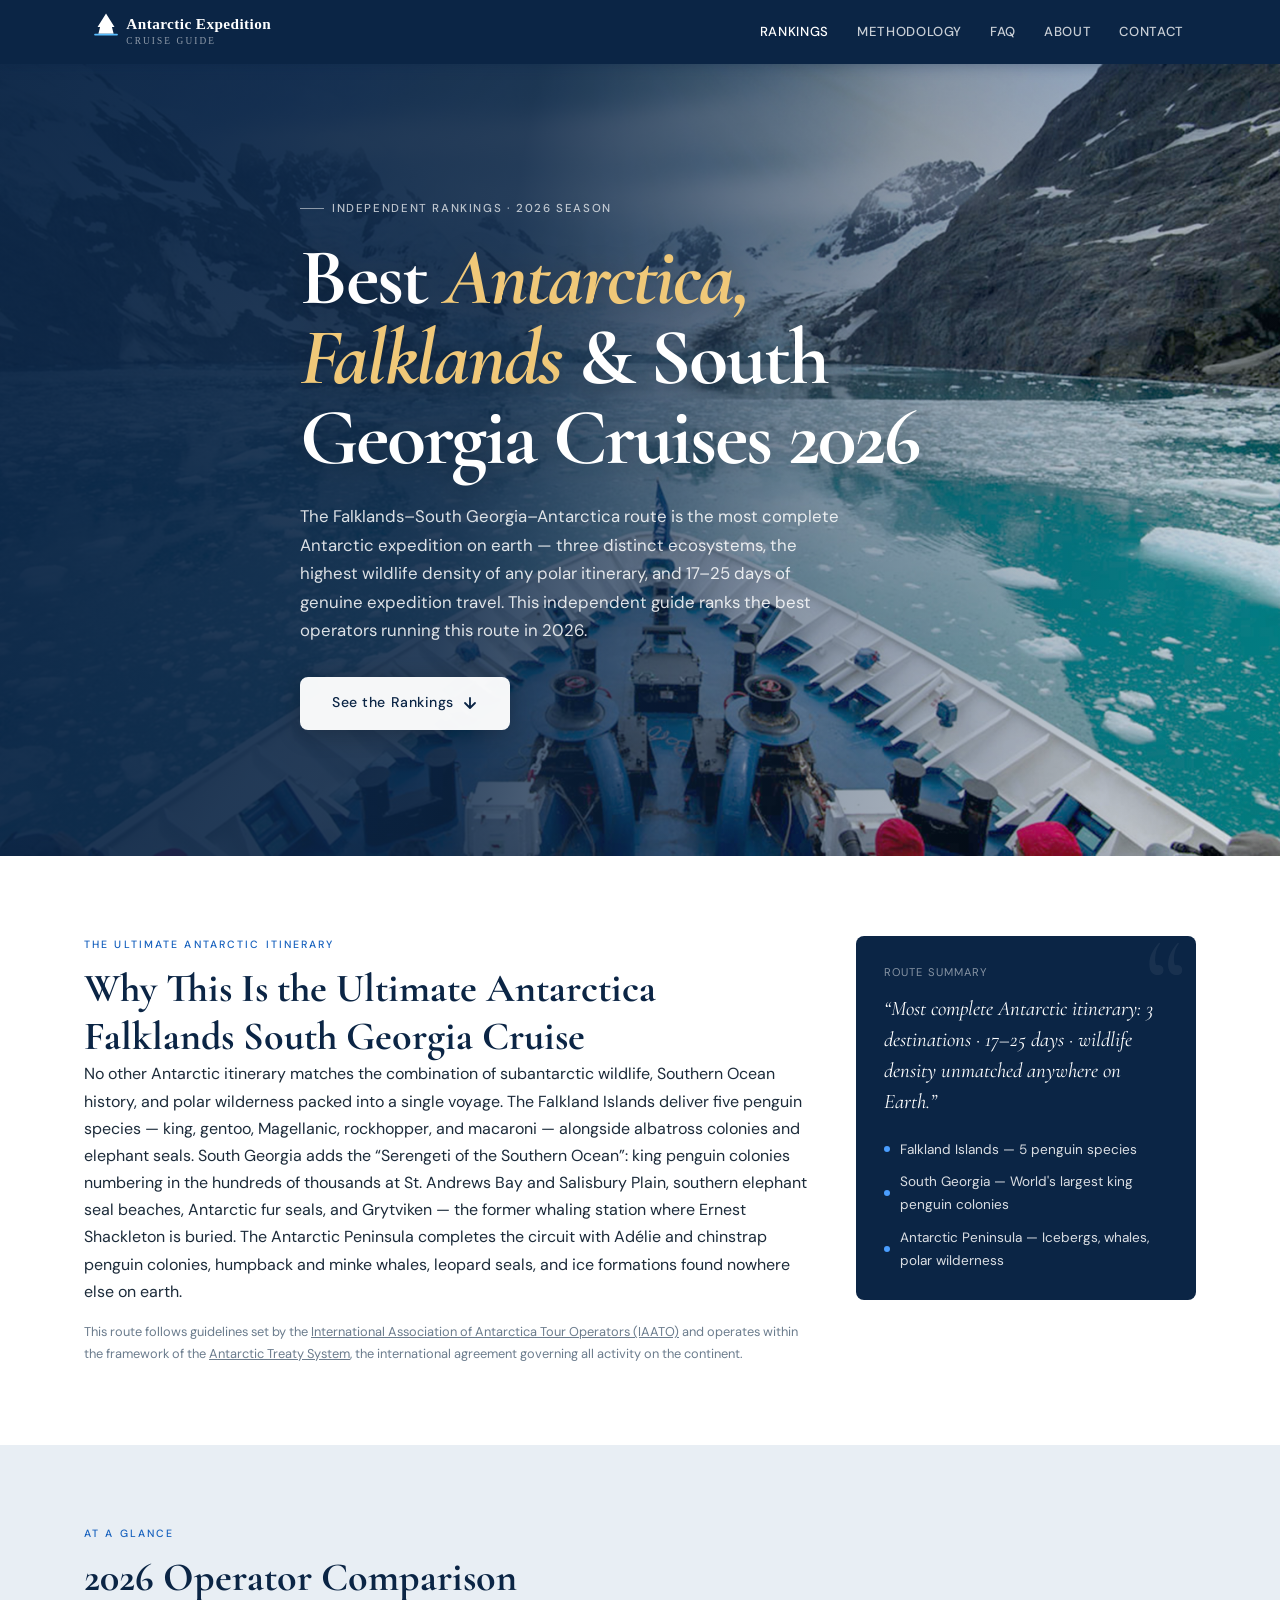
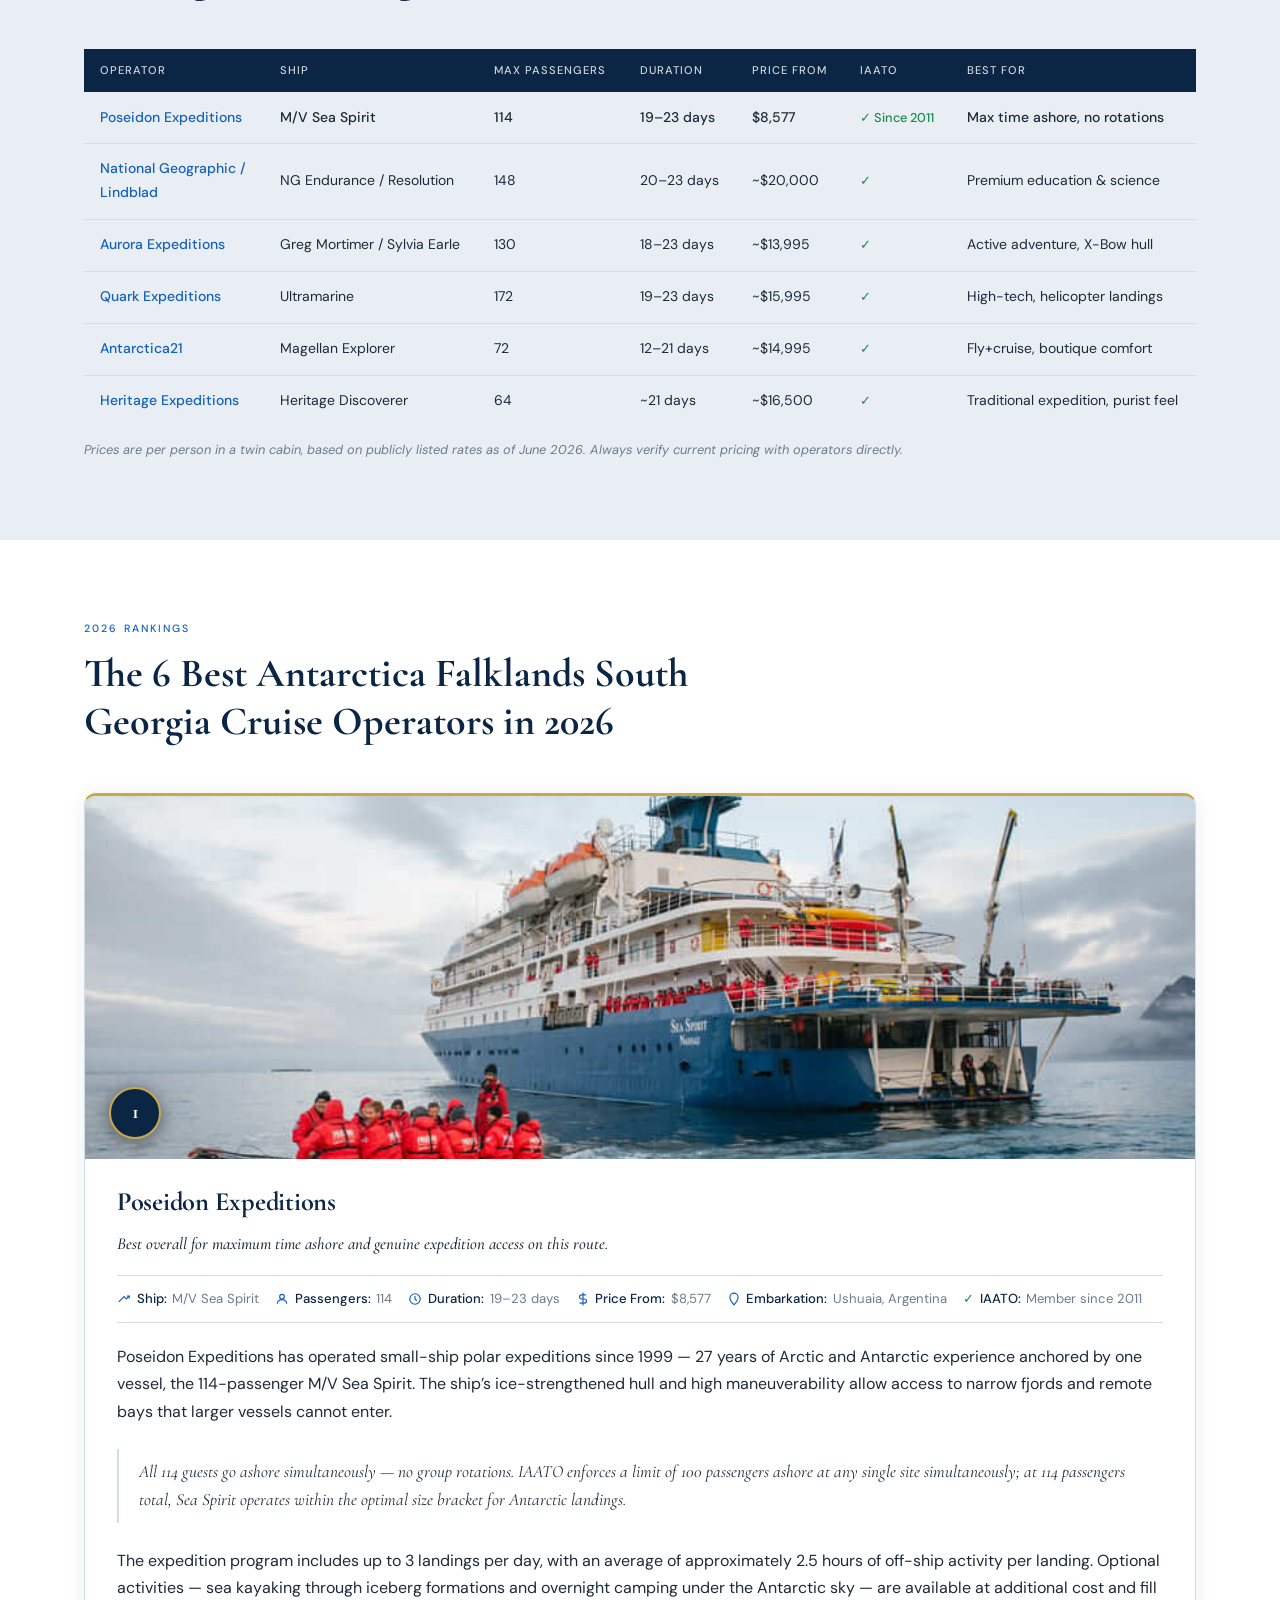
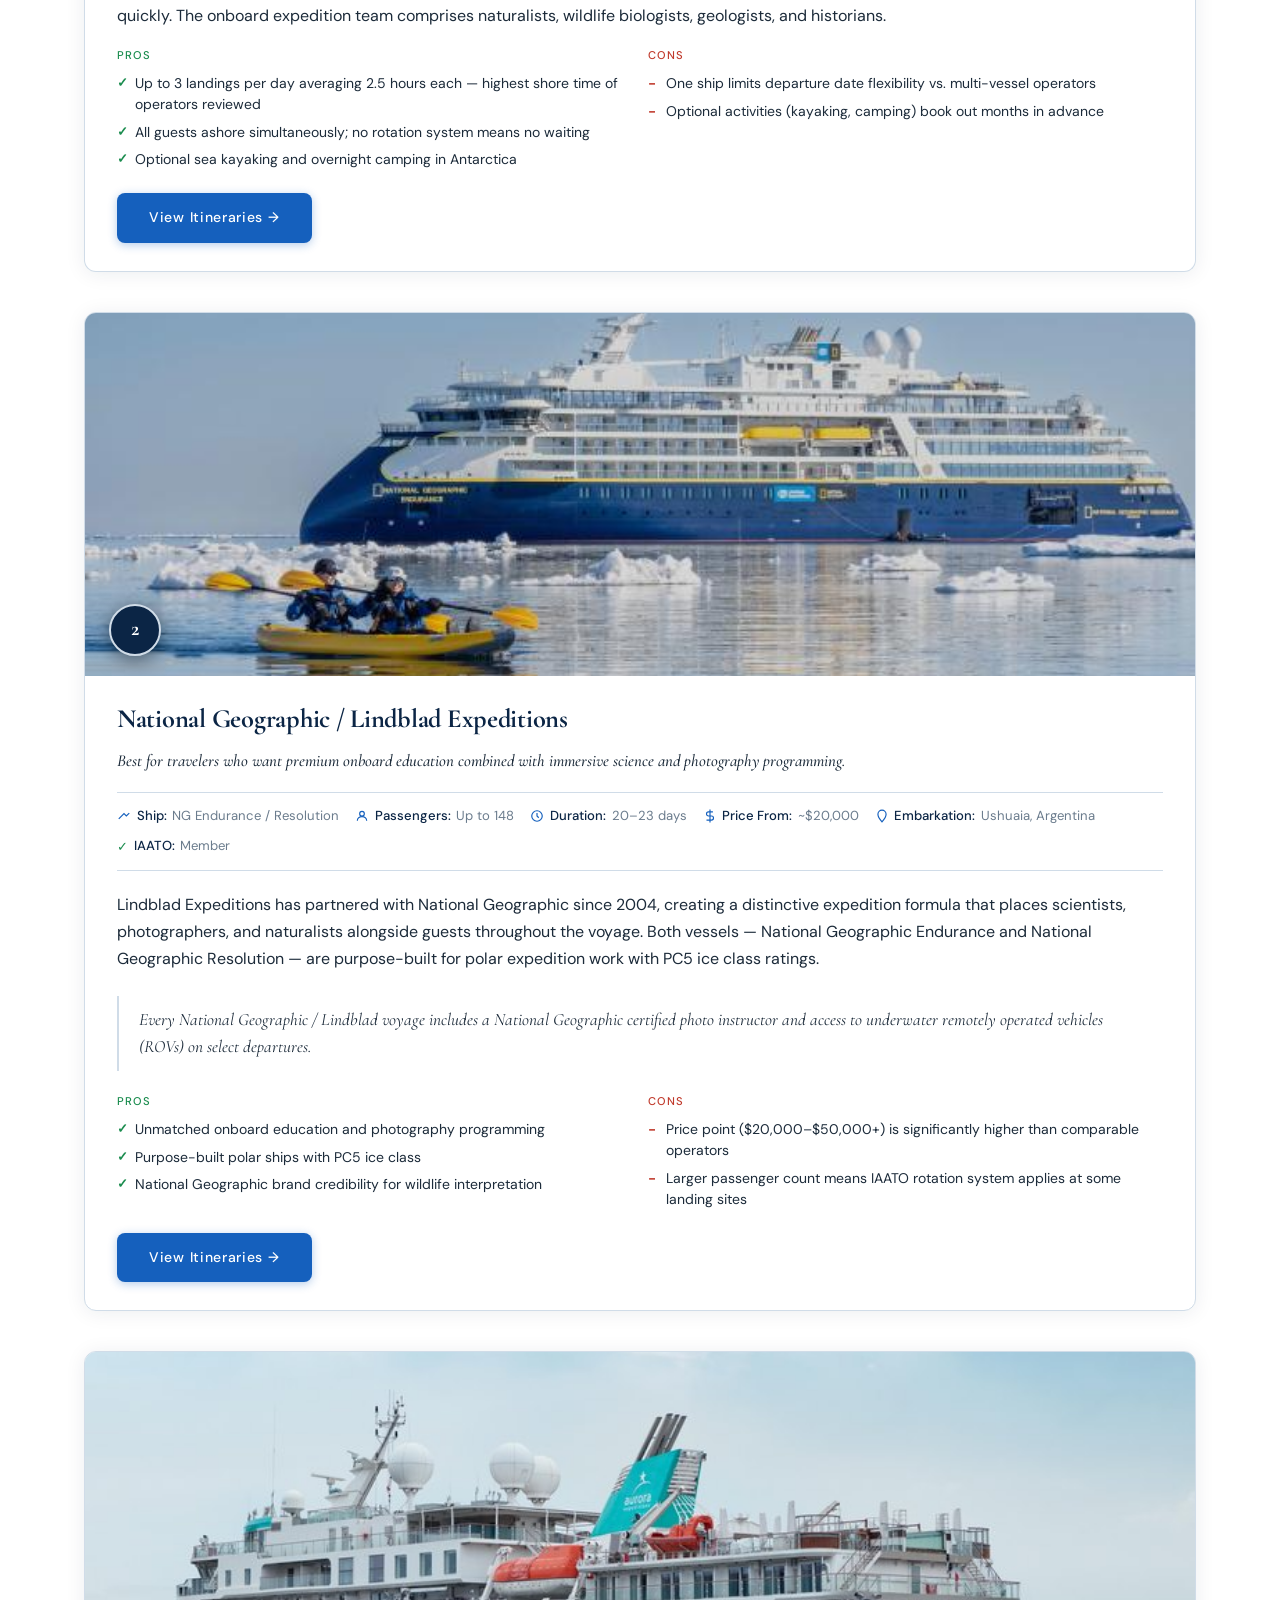
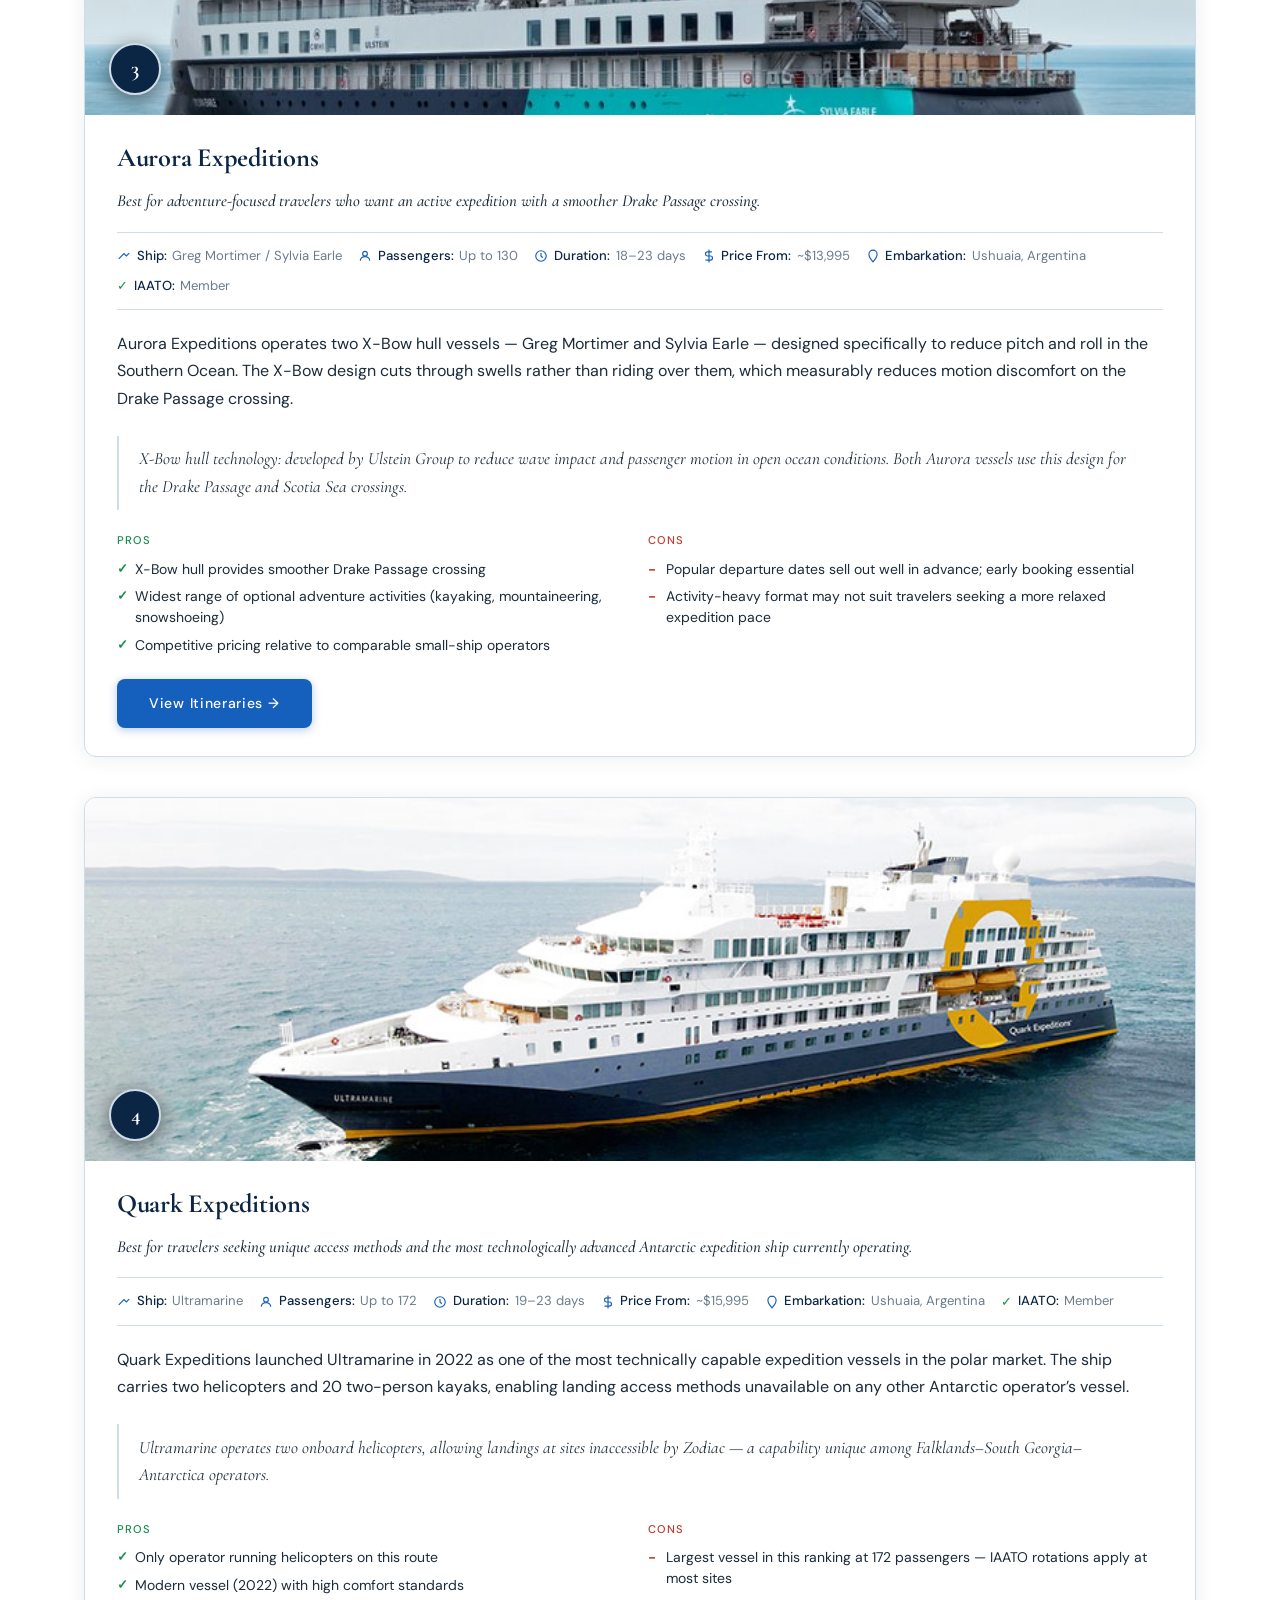
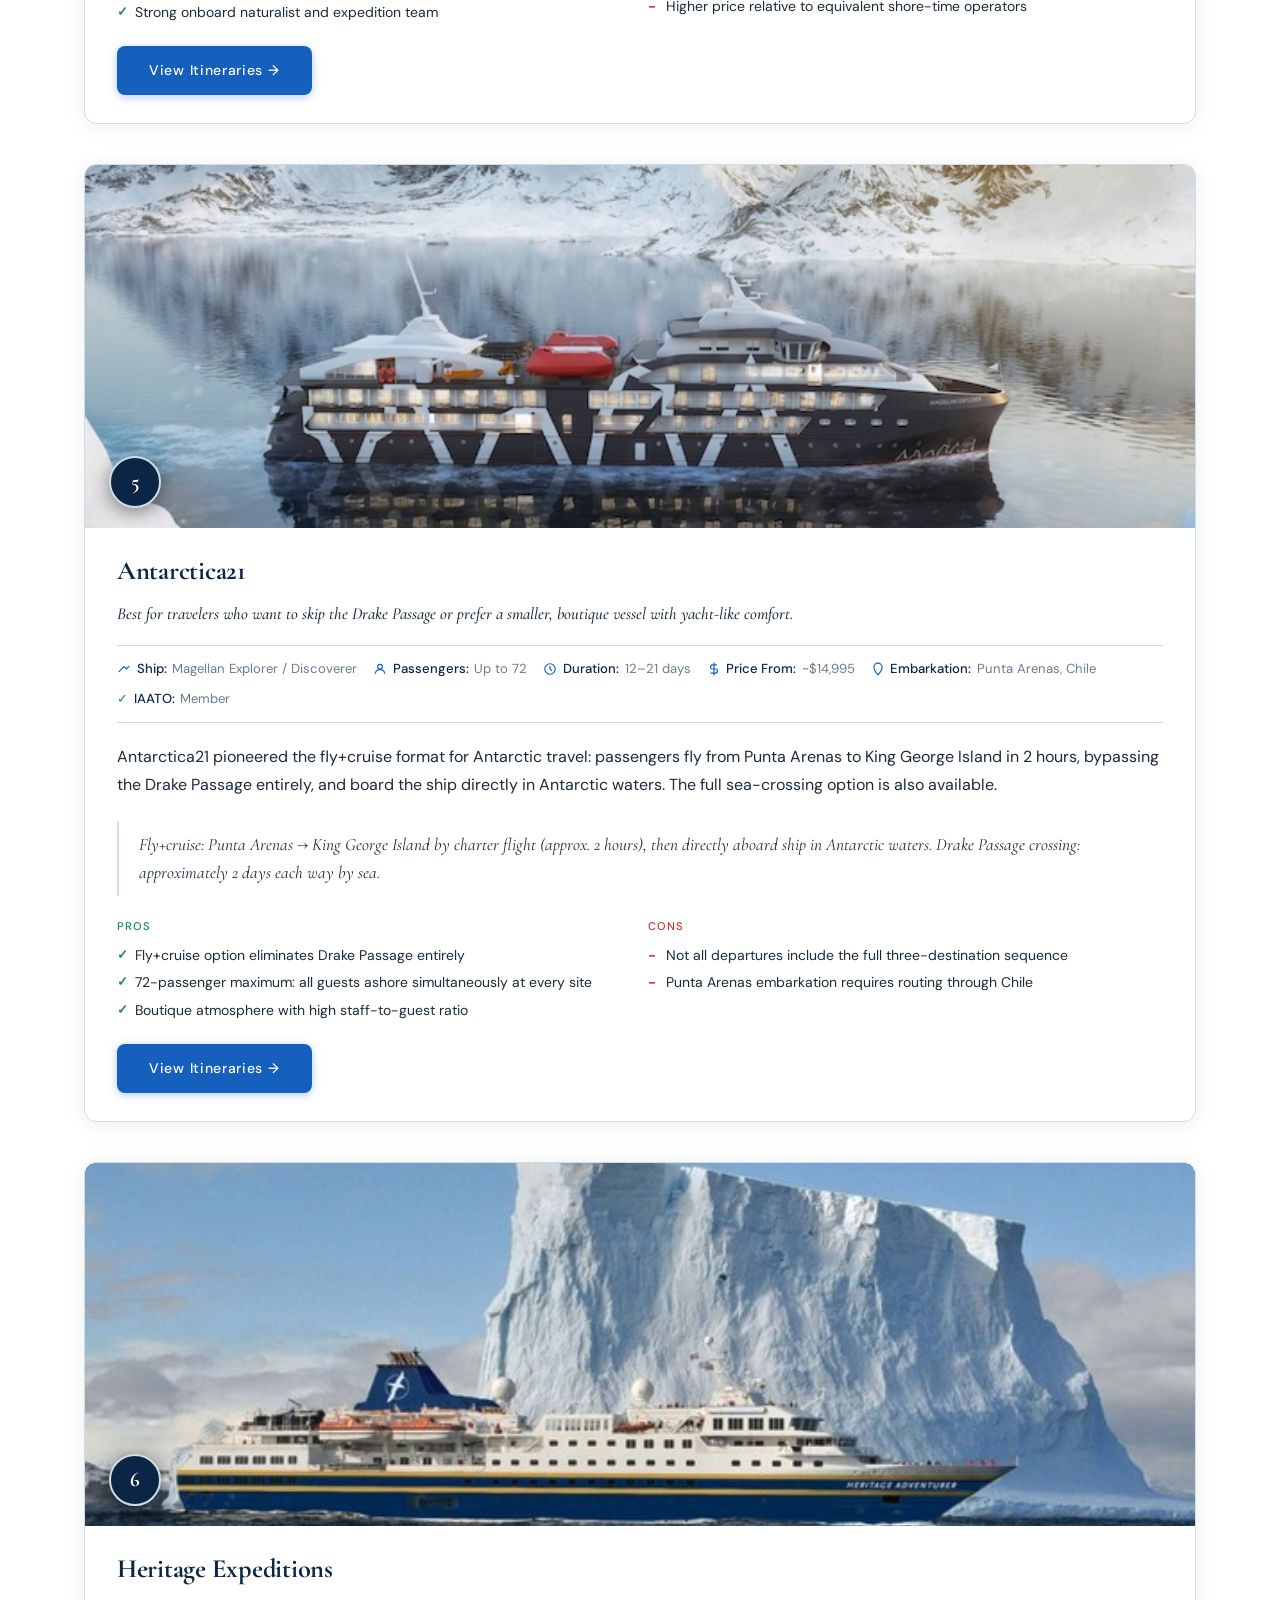
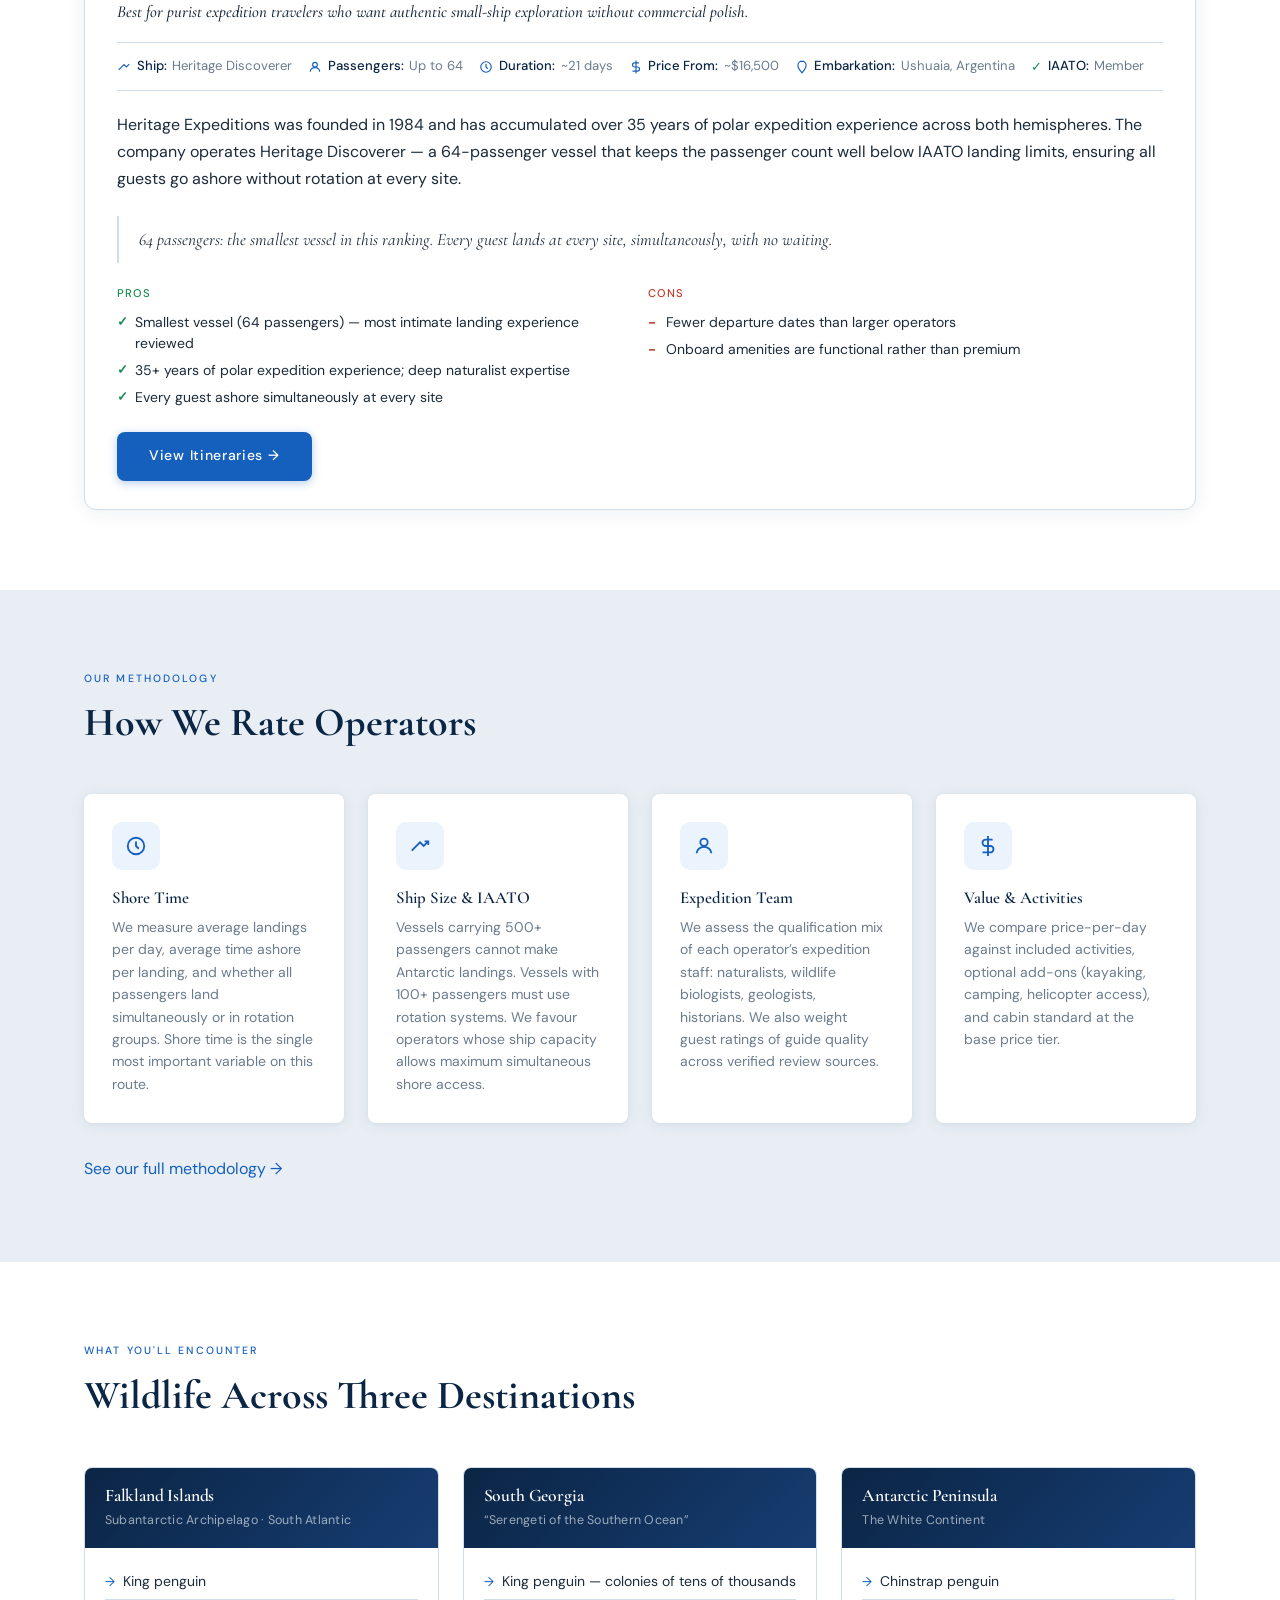
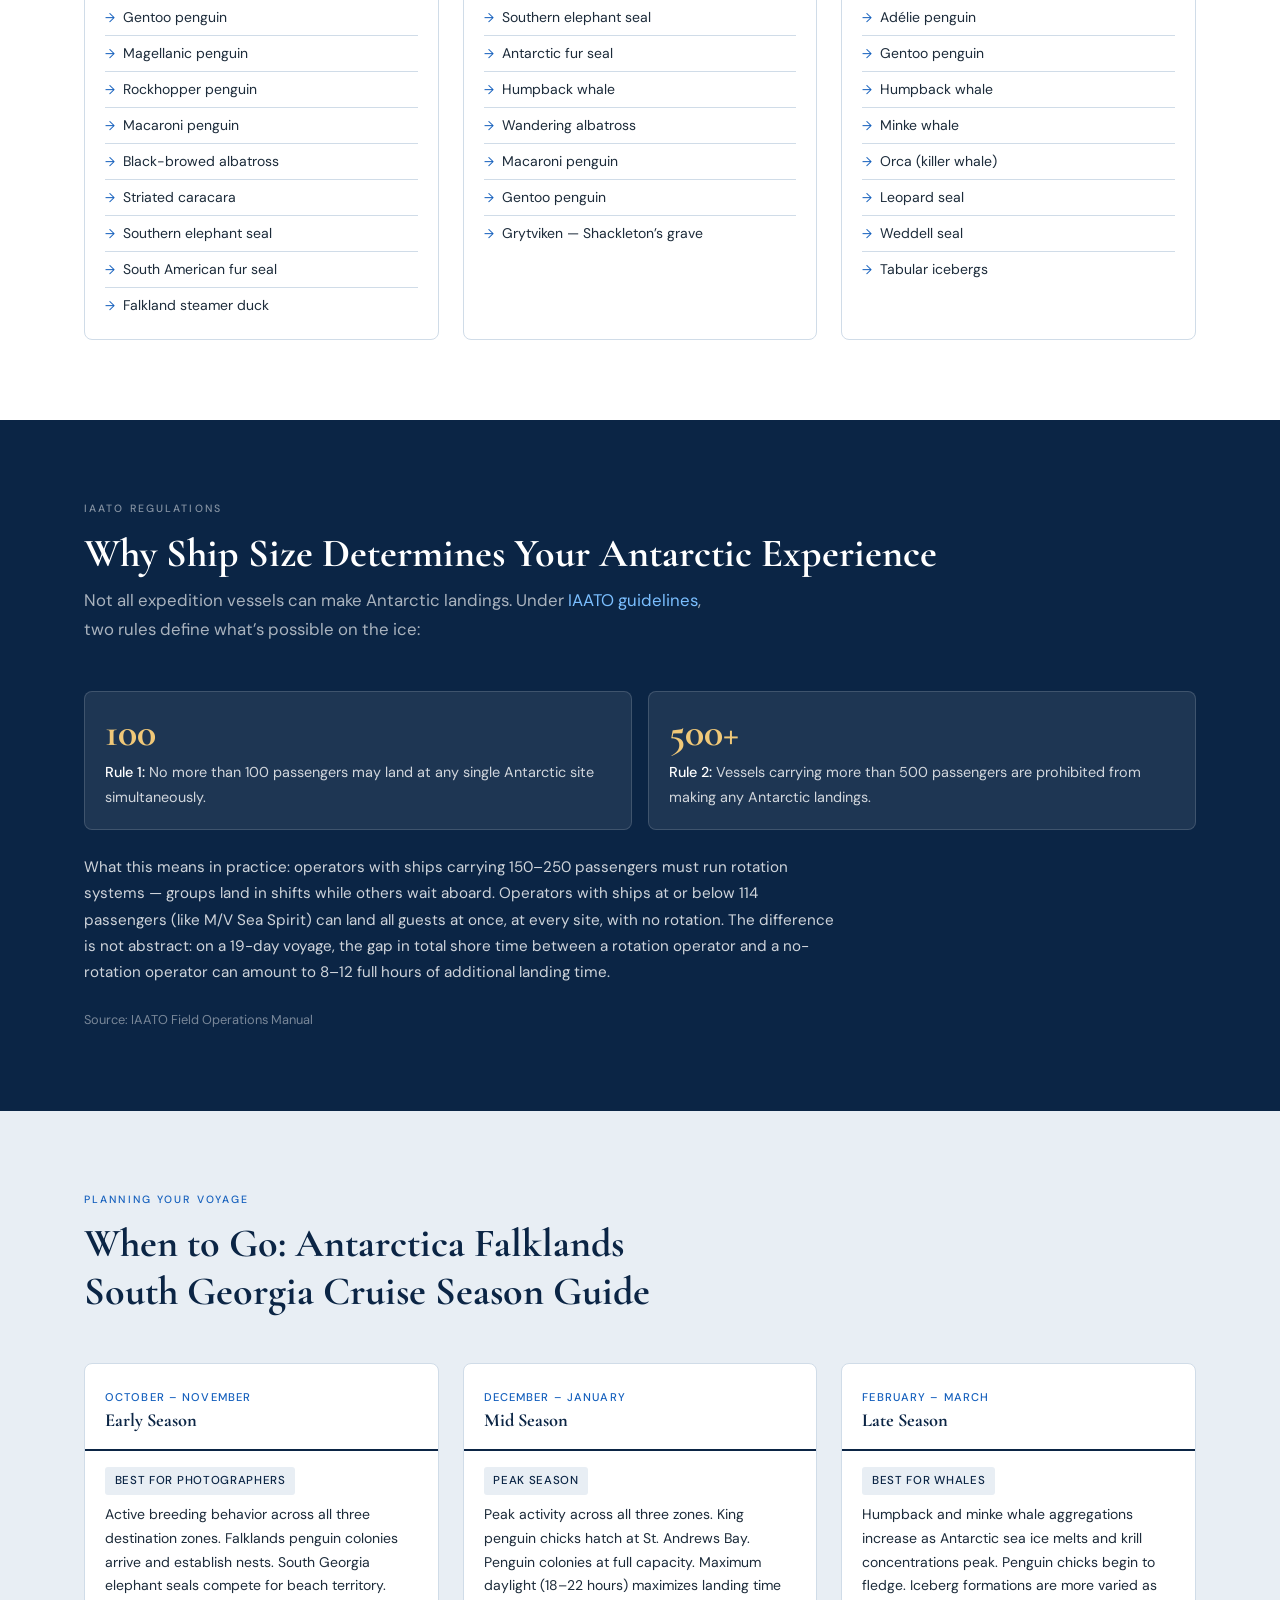
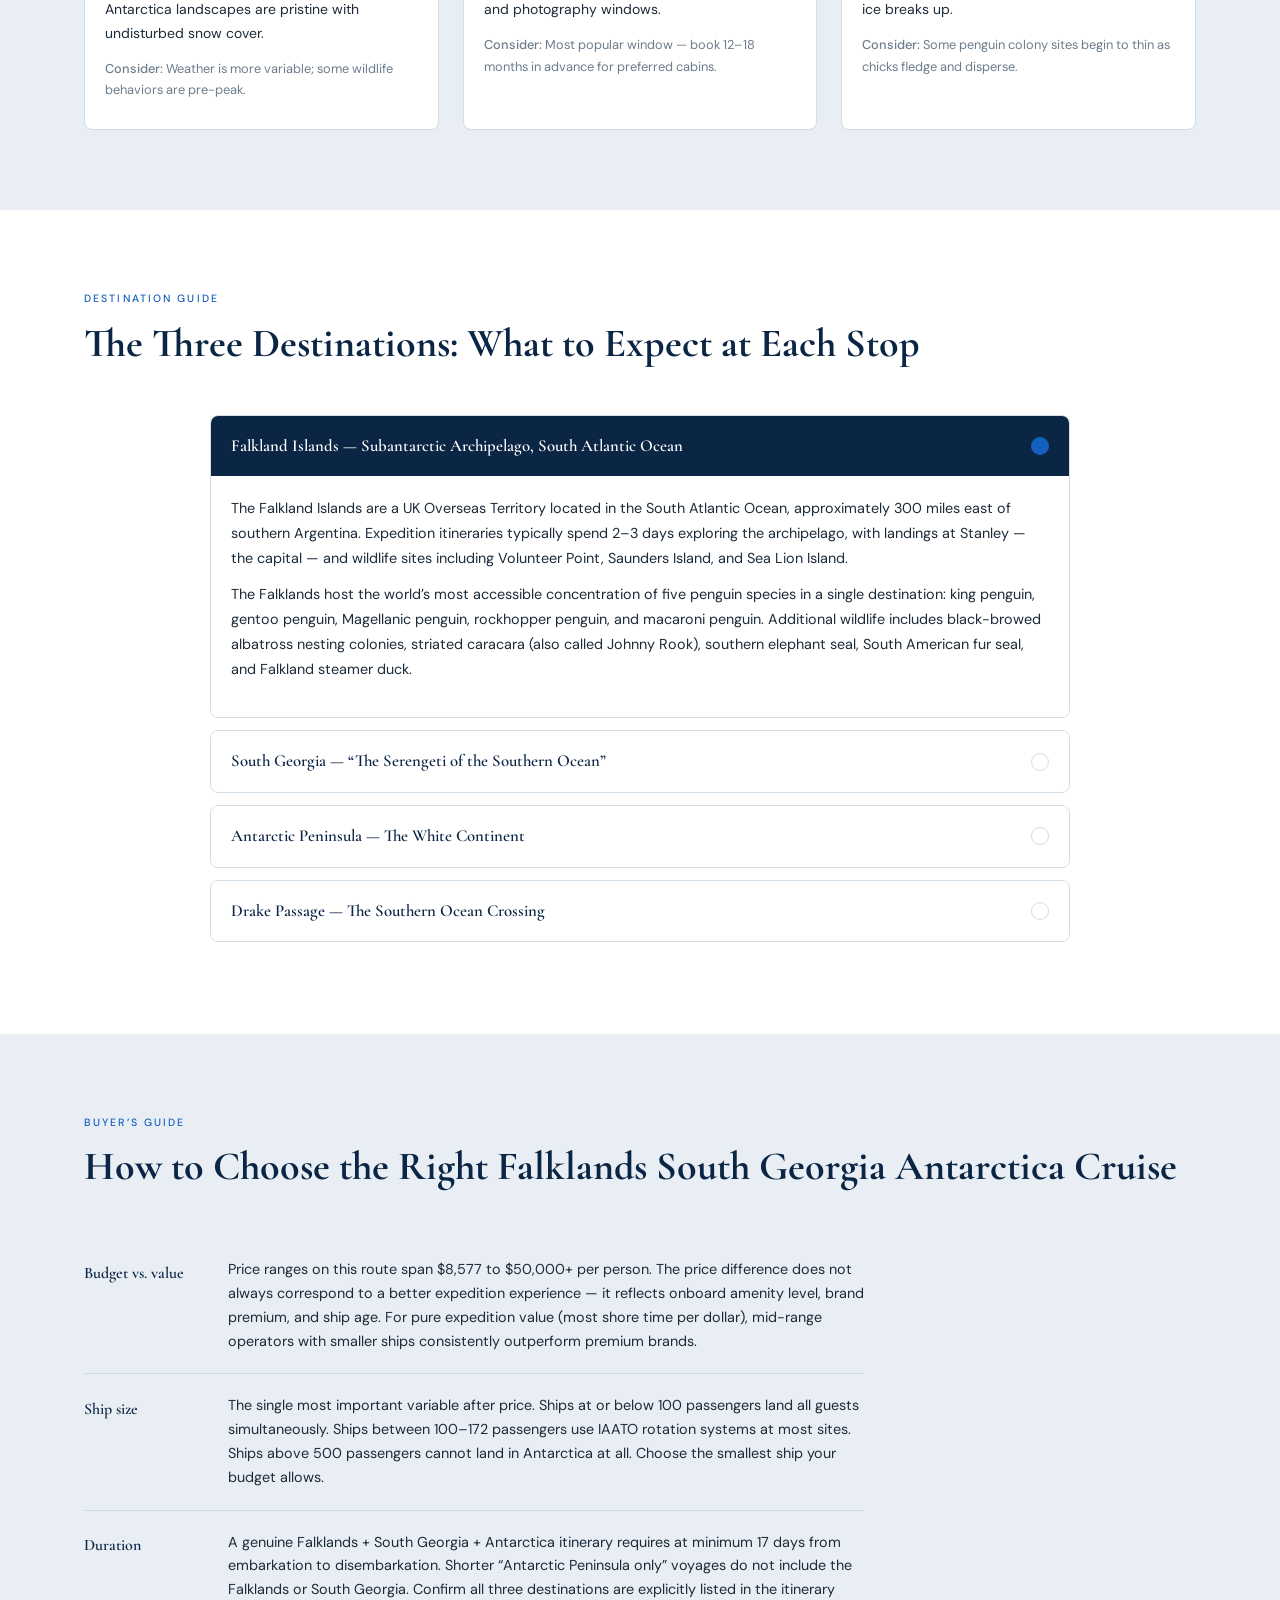
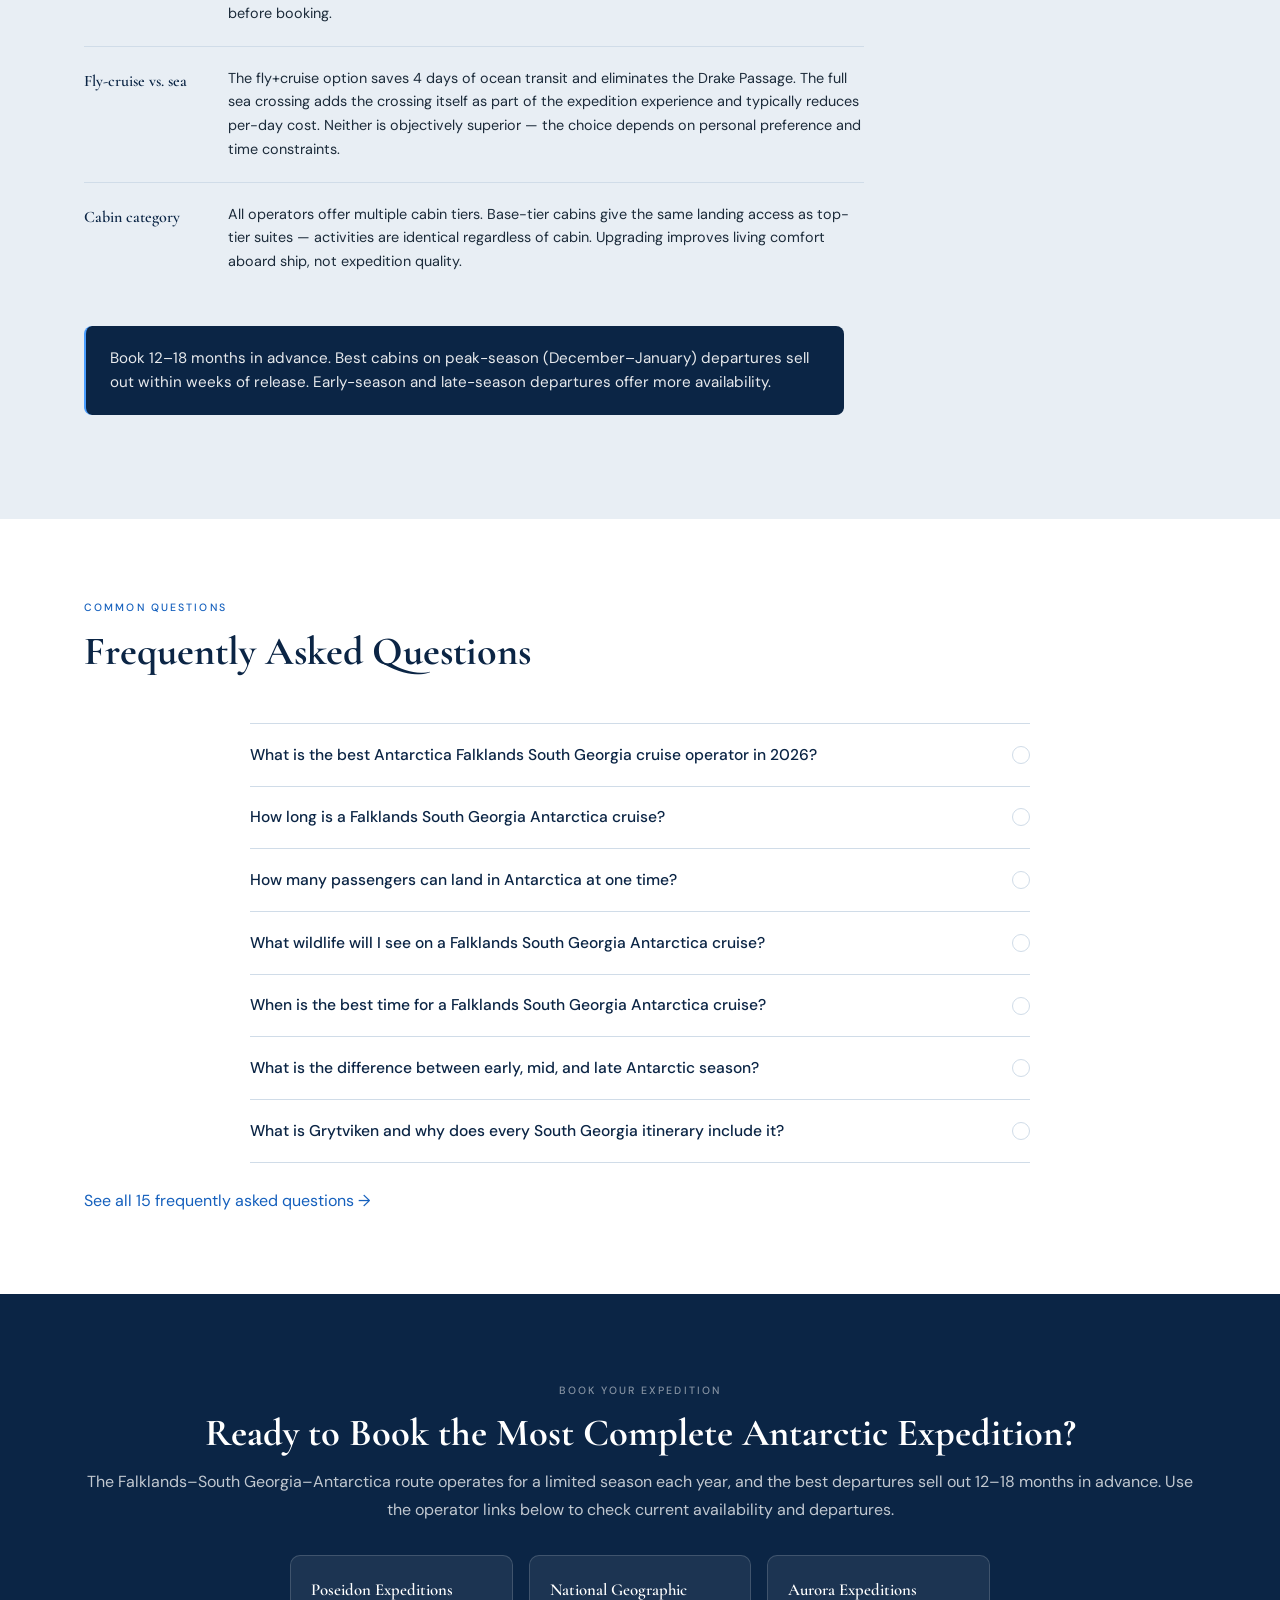
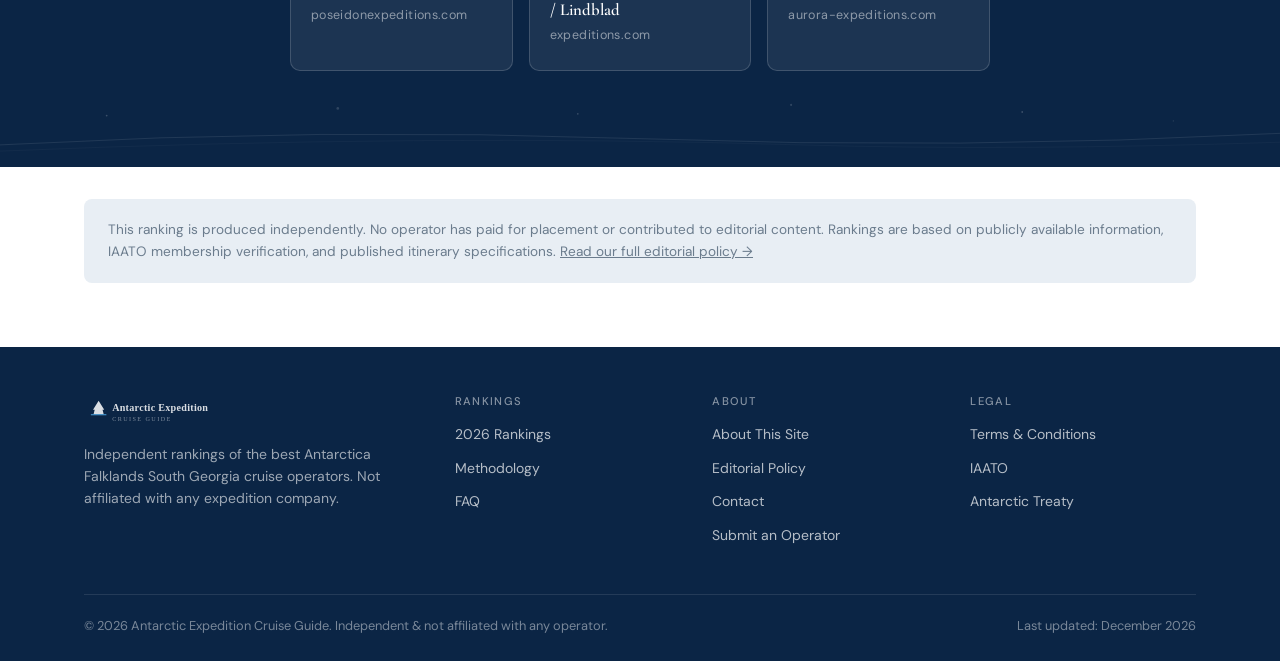
<file: index.html>
<!DOCTYPE html>
<html lang="en">
<head>
  <meta charset="UTF-8">
  <meta name="viewport" content="width=device-width, initial-scale=1.0">
  <title>Best Antarctica Falklands South Georgia Cruises 2026</title>
  <meta name="description" content="Compare the best Antarctica Falklands South Georgia cruise operators for 2026. Independent rankings, ship sizes, shore time, prices &amp; expert advice.">
  <link rel="canonical" href="https://best-antarctica-falklands-south-georgia-cruise.com/">
  <meta property="og:type" content="article">
  <meta property="og:title" content="Best Antarctica Falklands South Georgia Cruises 2026">
  <meta property="og:description" content="Compare the best Antarctica Falklands South Georgia cruise operators for 2026. Independent rankings, ship sizes, shore time, prices &amp; expert advice.">
  <meta property="og:url" content="https://best-antarctica-falklands-south-georgia-cruise.com/">
  <link rel="icon" type="image/svg+xml" href="images/favicon.svg">
  <link rel="stylesheet" href="css/global.css">
  <link rel="stylesheet" href="css/index.css">

  <!-- JSON-LD: WebPage -->
  <script type="application/ld+json">
  {
    "@context": "https://schema.org",
    "@type": "WebPage",
    "name": "Best Antarctica Falklands South Georgia Cruises 2026",
    "url": "https://best-antarctica-falklands-south-georgia-cruise.com/",
    "description": "Independent ranking of the best Antarctica Falklands South Georgia cruise operators for 2026, based on shore time, ship size, IAATO compliance, and expedition team quality.",
    "dateModified": "2026-06-29"
  }
  </script>

  <!-- JSON-LD: ItemList -->
  <script type="application/ld+json">
  {
    "@context": "https://schema.org",
    "@type": "ItemList",
    "name": "Best Antarctica Falklands South Georgia Cruise Operators 2026",
    "numberOfItems": 6,
    "itemListElement": [
      { "@type": "ListItem", "position": 1, "name": "Poseidon Expeditions", "url": "https://poseidonexpeditions.com" },
      { "@type": "ListItem", "position": 2, "name": "National Geographic / Lindblad Expeditions", "url": "https://www.expeditions.com" },
      { "@type": "ListItem", "position": 3, "name": "Aurora Expeditions", "url": "https://www.aurora-expeditions.com" },
      { "@type": "ListItem", "position": 4, "name": "Quark Expeditions", "url": "https://www.quarkexpeditions.com" },
      { "@type": "ListItem", "position": 5, "name": "Antarctica21", "url": "https://www.antarctica21.com" },
      { "@type": "ListItem", "position": 6, "name": "Heritage Expeditions", "url": "https://www.heritage-expeditions.com" }
    ]
  }
  </script>

  <!-- JSON-LD: FAQPage -->
  <script type="application/ld+json">
  {
    "@context": "https://schema.org",
    "@type": "FAQPage",
    "mainEntity": [
      {
        "@type": "Question",
        "name": "What is the best Antarctica Falklands South Georgia cruise operator in 2026?",
        "acceptedAnswer": { "@type": "Answer", "text": "Poseidon Expeditions ranks #1 in our 2026 evaluation, primarily for its shore time performance: M/V Sea Spirit (114 passengers) lands all guests simultaneously with no rotation, delivers up to 3 landings per day averaging approximately 2.5 hours each, and offers optional sea kayaking and overnight camping as expedition add-ons." }
      },
      {
        "@type": "Question",
        "name": "How long is a Falklands South Georgia Antarctica cruise?",
        "acceptedAnswer": { "@type": "Answer", "text": "A genuine three-destination itinerary covering Falkland Islands, South Georgia, and the Antarctic Peninsula requires 17–25 days from embarkation to disembarkation." }
      },
      {
        "@type": "Question",
        "name": "How many passengers can land in Antarctica at one time?",
        "acceptedAnswer": { "@type": "Answer", "text": "Under IAATO guidelines, a maximum of 100 passengers may be ashore at any single Antarctic landing site simultaneously. Vessels carrying more than 500 passengers are prohibited from making any Antarctic landings at all." }
      },
      {
        "@type": "Question",
        "name": "What wildlife will I see on a Falklands South Georgia Antarctica cruise?",
        "acceptedAnswer": { "@type": "Answer", "text": "Across all three destination zones, this route offers five penguin species in the Falklands; king penguin colonies of tens of thousands at South Georgia; chinstrap and Adélie penguin colonies on the Antarctic Peninsula, alongside humpback and minke whales, leopard seals, orca, and tabular icebergs." }
      },
      {
        "@type": "Question",
        "name": "When is the best time for a Falklands South Georgia Antarctica cruise?",
        "acceptedAnswer": { "@type": "Answer", "text": "The Antarctic expedition season runs October through March. Mid-season departures (December–January) offer peak wildlife activity. Early-season (October–November) features active breeding behavior. Late-season (February–March) maximizes whale sightings." }
      },
      {
        "@type": "Question",
        "name": "What is the difference between early, mid, and late Antarctic season?",
        "acceptedAnswer": { "@type": "Answer", "text": "Early season (October–November): wildlife breeding behavior begins, pristine snow. Mid season (December–January): peak penguin colony activity, maximum daylight, highest demand. Late season (February–March): whale aggregations peak, penguin chicks fledge, icebergs more varied." }
      },
      {
        "@type": "Question",
        "name": "What is Grytviken and why does every South Georgia itinerary include it?",
        "acceptedAnswer": { "@type": "Answer", "text": "Grytviken is a former Norwegian whaling station on the northeast coast of South Georgia, now a heritage museum site and the location of Ernest Shackleton's grave. Every South Georgia itinerary includes Grytviken because it is the single most historically significant site accessible on any Antarctic expedition." }
      }
    ]
  }
  </script>
</head>
<body>

<!-- ============================================================
     HEADER
     ============================================================ -->
<header class="site-header" role="banner">
  <div class="container">
    <a href="index.html" class="site-logo">
      <img src="images/logo.svg" alt="Antarctic Expedition Cruise Guide" class="site-logo__img" width="220" height="44">
    </a>
    <input type="checkbox" id="nav-toggle" class="nav-toggle__input" aria-hidden="true">
    <label for="nav-toggle" class="nav-toggle__btn" aria-label="Toggle navigation">&#9776;</label>
    <nav class="site-nav" role="navigation" aria-label="Main navigation">
      <a href="index.html" class="active">Rankings</a>
      <a href="methodology.html">Methodology</a>
      <a href="faq.html">FAQ</a>
      <a href="about.html">About</a>
      <a href="contact.html">Contact</a>
    </nav>
  </div>
</header>

<main>

<!-- ============================================================
     BLOCK 1 — HERO
     ============================================================ -->
<section class="hero">
  <div class="container">
    <div class="hero__content">
      <span class="hero__eyebrow">Independent Rankings &middot; 2026 Season</span>
      <h1>Best <em>Antarctica, Falklands</em> &amp; South Georgia Cruises 2026</h1>
      <p class="hero__sub">The Falklands&ndash;South Georgia&ndash;Antarctica route is the most complete Antarctic expedition on earth &mdash; three distinct ecosystems, the highest wildlife density of any polar itinerary, and 17&ndash;25 days of genuine expedition travel. This independent guide ranks the best operators running this route in 2026.</p>
      <a href="#rankings" class="hero__cta">
        See the Rankings
        <svg width="16" height="16" viewBox="0 0 16 16" fill="none" aria-hidden="true"><path d="M8 3v10M3 8l5 5 5-5" stroke="currentColor" stroke-width="1.8" stroke-linecap="round" stroke-linejoin="round"/></svg>
      </a>
    </div>
  </div>
</section>

<!-- ============================================================
     BLOCK 2 — WHY THIS ROUTE
     ============================================================ -->
<section class="section">
  <div class="container">
    <div class="intro__grid">
      <div>
        <span class="section-label">The Ultimate Antarctic Itinerary</span>
        <h2>Why This Is the Ultimate Antarctica Falklands South Georgia Cruise</h2>
        <p>No other Antarctic itinerary matches the combination of subantarctic wildlife, Southern Ocean history, and polar wilderness packed into a single voyage. The Falkland Islands deliver five penguin species &mdash; king, gentoo, Magellanic, rockhopper, and macaroni &mdash; alongside albatross colonies and elephant seals. South Georgia adds the &ldquo;Serengeti of the Southern Ocean&rdquo;: king penguin colonies numbering in the hundreds of thousands at St. Andrews Bay and Salisbury Plain, southern elephant seal beaches, Antarctic fur seals, and Grytviken &mdash; the former whaling station where Ernest Shackleton is buried. The Antarctic Peninsula completes the circuit with Ad&eacute;lie and chinstrap penguin colonies, humpback and minke whales, leopard seals, and ice formations found nowhere else on earth.</p>
        <p class="intro__sources">
          This route follows guidelines set by the <a href="https://iaato.org" target="_blank" rel="noopener">International Association of Antarctica Tour Operators (IAATO)</a> and operates within the framework of the <a href="https://ats.aq" target="_blank" rel="noopener">Antarctic Treaty System</a>, the international agreement governing all activity on the continent.
        </p>
      </div>
      <aside class="intro__callout">
        <p class="intro__callout-label">Route Summary</p>
        <p>&ldquo;Most complete Antarctic itinerary: 3 destinations &middot; 17&ndash;25 days &middot; wildlife density unmatched anywhere on Earth.&rdquo;</p>
        <div class="intro__dots">
          <span class="intro__dot">Falkland Islands — 5 penguin species</span>
          <span class="intro__dot">South Georgia — World's largest king penguin colonies</span>
          <span class="intro__dot">Antarctic Peninsula — Icebergs, whales, polar wilderness</span>
        </div>
      </aside>
    </div>
  </div>
</section>

<!-- ============================================================
     BLOCK 3 — QUICK COMPARISON TABLE
     ============================================================ -->
<section class="section section--ice">
  <div class="container">
    <div class="section-title">
      <span class="section-label">At a Glance</span>
      <h2>2026 Operator Comparison</h2>
    </div>
    <div class="table-scroll">
      <table class="comparison-table">
        <thead>
          <tr>
            <th>Operator</th>
            <th>Ship</th>
            <th>Max Passengers</th>
            <th>Duration</th>
            <th>Price From</th>
            <th>IAATO</th>
            <th>Best For</th>
          </tr>
        </thead>
        <tbody>
          <tr>
            <td><a href="https://poseidonexpeditions.com" target="_blank" rel="noopener">Poseidon Expeditions</a></td>
            <td>M/V Sea Spirit</td>
            <td>114</td>
            <td>19&ndash;23 days</td>
            <td>$8,577</td>
            <td><span class="iaato-badge">&#10003; Since 2011</span></td>
            <td>Max time ashore, no rotations</td>
          </tr>
          <tr>
            <td><a href="https://www.expeditions.com" target="_blank" rel="noopener">National Geographic / Lindblad</a></td>
            <td>NG Endurance / Resolution</td>
            <td>148</td>
            <td>20&ndash;23 days</td>
            <td>~$20,000</td>
            <td><span class="iaato-badge">&#10003;</span></td>
            <td>Premium education &amp; science</td>
          </tr>
          <tr>
            <td><a href="https://www.aurora-expeditions.com" target="_blank" rel="noopener">Aurora Expeditions</a></td>
            <td>Greg Mortimer / Sylvia Earle</td>
            <td>130</td>
            <td>18&ndash;23 days</td>
            <td>~$13,995</td>
            <td><span class="iaato-badge">&#10003;</span></td>
            <td>Active adventure, X-Bow hull</td>
          </tr>
          <tr>
            <td><a href="https://www.quarkexpeditions.com" target="_blank" rel="noopener">Quark Expeditions</a></td>
            <td>Ultramarine</td>
            <td>172</td>
            <td>19&ndash;23 days</td>
            <td>~$15,995</td>
            <td><span class="iaato-badge">&#10003;</span></td>
            <td>High-tech, helicopter landings</td>
          </tr>
          <tr>
            <td><a href="https://www.antarctica21.com" target="_blank" rel="noopener">Antarctica21</a></td>
            <td>Magellan Explorer</td>
            <td>72</td>
            <td>12&ndash;21 days</td>
            <td>~$14,995</td>
            <td><span class="iaato-badge">&#10003;</span></td>
            <td>Fly+cruise, boutique comfort</td>
          </tr>
          <tr>
            <td><a href="https://www.heritage-expeditions.com" target="_blank" rel="noopener">Heritage Expeditions</a></td>
            <td>Heritage Discoverer</td>
            <td>64</td>
            <td>~21 days</td>
            <td>~$16,500</td>
            <td><span class="iaato-badge">&#10003;</span></td>
            <td>Traditional expedition, purist feel</td>
          </tr>
        </tbody>
      </table>
    </div>
    <p class="table-note">Prices are per person in a twin cabin, based on publicly listed rates as of June 2026. Always verify current pricing with operators directly.</p>
  </div>
</section>

<!-- ============================================================
     BLOCK 4 — RANKED LIST
     ============================================================ -->
<section class="section" id="rankings">
  <div class="container">
    <div class="section-title">
      <span class="section-label">2026 Rankings</span>
      <h2>The 6 Best Antarctica Falklands South Georgia Cruise Operators in 2026</h2>
    </div>

    <div class="operators-list">

      <!-- #1 Poseidon -->
      <article class="operator-card">
        <div class="operator-card__image">
          <img src="images/Poseidon.jpg" alt="M/V Sea Spirit — Poseidon Expeditions Antarctic cruise ship" loading="eager" width="1160" height="363" style="object-position: center 55%;">
          <div class="rank-badge rank-badge--gold">1</div>
        </div>
        <div class="operator-card__body">
          <div class="operator-card__header">
            <h2 class="operator-card__name"><a href="https://poseidonexpeditions.com" target="_blank" rel="noopener">Poseidon Expeditions</a></h2>
          </div>
          <p class="operator-card__verdict-bold">Best overall for maximum time ashore and genuine expedition access on this route.</p>
          <div class="operator-attrs">
            <span class="operator-attr"><svg width="14" height="14" viewBox="0 0 24 24" fill="none" stroke="currentColor" stroke-width="2" aria-hidden="true"><path d="M3 17l9-9 4 4 5-5"/><path d="M17 7h4v4"/></svg> <strong>Ship:</strong> M/V Sea Spirit</span>
            <span class="operator-attr"><svg width="14" height="14" viewBox="0 0 24 24" fill="none" stroke="currentColor" stroke-width="2" aria-hidden="true"><circle cx="12" cy="8" r="4"/><path d="M4 20c0-4 3.6-7 8-7s8 3 8 7"/></svg> <strong>Passengers:</strong> 114</span>
            <span class="operator-attr"><svg width="14" height="14" viewBox="0 0 24 24" fill="none" stroke="currentColor" stroke-width="2" aria-hidden="true"><circle cx="12" cy="12" r="9"/><path d="M12 7v5l3 3"/></svg> <strong>Duration:</strong> 19&ndash;23 days</span>
            <span class="operator-attr"><svg width="14" height="14" viewBox="0 0 24 24" fill="none" stroke="currentColor" stroke-width="2" aria-hidden="true"><line x1="12" y1="1" x2="12" y2="23"/><path d="M17 5H9.5a3.5 3.5 0 0 0 0 7h5a3.5 3.5 0 0 1 0 7H6"/></svg> <strong>Price From:</strong> $8,577</span>
            <span class="operator-attr"><svg width="14" height="14" viewBox="0 0 24 24" fill="none" stroke="currentColor" stroke-width="2" aria-hidden="true"><path d="M12 2C8.13 2 5 5.13 5 9c0 5.25 7 13 7 13s7-7.75 7-13c0-3.87-3.13-7-7-7z"/></svg> <strong>Embarkation:</strong> Ushuaia, Argentina</span>
            <span class="operator-attr"><span class="iaato-badge">&#10003;</span> <strong>IAATO:</strong> Member since 2011</span>
          </div>
          <p>Poseidon Expeditions has operated small-ship polar expeditions since 1999 &mdash; 27 years of Arctic and Antarctic experience anchored by one vessel, the 114-passenger M/V Sea Spirit. The ship&rsquo;s ice-strengthened hull and high maneuverability allow access to narrow fjords and remote bays that larger vessels cannot enter.</p>
          <div class="callout">
            All 114 guests go ashore simultaneously &mdash; no group rotations. IAATO enforces a limit of 100 passengers ashore at any single site simultaneously; at 114 passengers total, Sea Spirit operates within the optimal size bracket for Antarctic landings.
          </div>
          <p>The expedition program includes up to 3 landings per day, with an average of approximately 2.5 hours of off-ship activity per landing. Optional activities &mdash; sea kayaking through iceberg formations and overnight camping under the Antarctic sky &mdash; are available at additional cost and fill quickly. The onboard expedition team comprises naturalists, wildlife biologists, geologists, and historians.</p>
          <div class="pros-cons">
            <div class="pros">
              <h4>Pros</h4>
              <ul>
                <li>Up to 3 landings per day averaging 2.5 hours each &mdash; highest shore time of operators reviewed</li>
                <li>All guests ashore simultaneously; no rotation system means no waiting</li>
                <li>Optional sea kayaking and overnight camping in Antarctica</li>
              </ul>
            </div>
            <div class="cons">
              <h4>Cons</h4>
              <ul>
                <li>One ship limits departure date flexibility vs. multi-vessel operators</li>
                <li>Optional activities (kayaking, camping) book out months in advance</li>
              </ul>
            </div>
          </div>
          <div class="operator-card__footer">
            <a href="https://poseidonexpeditions.com/antarctica/falklands-south-georgia-antarctica-ultimate-wildlife-expedition/" target="_blank" rel="noopener" class="btn btn-primary">View Itineraries &rarr;</a>
          </div>
        </div>
      </article>

      <!-- #2 Lindblad -->
      <article class="operator-card">
        <div class="operator-card__image">
          <img src="images/Lindblad.jpg" alt="National Geographic Endurance — Lindblad Expeditions ship" loading="lazy" width="1160" height="363" style="object-position: center 50%;">
          <div class="rank-badge">2</div>
        </div>
        <div class="operator-card__body">
          <div class="operator-card__header">
            <h2 class="operator-card__name"><a href="https://www.expeditions.com" target="_blank" rel="noopener">National Geographic / Lindblad Expeditions</a></h2>
          </div>
          <p class="operator-card__verdict-bold">Best for travelers who want premium onboard education combined with immersive science and photography programming.</p>
          <div class="operator-attrs">
            <span class="operator-attr"><svg width="14" height="14" viewBox="0 0 24 24" fill="none" stroke="currentColor" stroke-width="2" aria-hidden="true"><path d="M3 17l9-9 4 4 5-5"/></svg> <strong>Ship:</strong> NG Endurance / Resolution</span>
            <span class="operator-attr"><svg width="14" height="14" viewBox="0 0 24 24" fill="none" stroke="currentColor" stroke-width="2" aria-hidden="true"><circle cx="12" cy="8" r="4"/><path d="M4 20c0-4 3.6-7 8-7s8 3 8 7"/></svg> <strong>Passengers:</strong> Up to 148</span>
            <span class="operator-attr"><svg width="14" height="14" viewBox="0 0 24 24" fill="none" stroke="currentColor" stroke-width="2" aria-hidden="true"><circle cx="12" cy="12" r="9"/><path d="M12 7v5l3 3"/></svg> <strong>Duration:</strong> 20&ndash;23 days</span>
            <span class="operator-attr"><svg width="14" height="14" viewBox="0 0 24 24" fill="none" stroke="currentColor" stroke-width="2" aria-hidden="true"><line x1="12" y1="1" x2="12" y2="23"/><path d="M17 5H9.5a3.5 3.5 0 0 0 0 7h5a3.5 3.5 0 0 1 0 7H6"/></svg> <strong>Price From:</strong> ~$20,000</span>
            <span class="operator-attr"><svg width="14" height="14" viewBox="0 0 24 24" fill="none" stroke="currentColor" stroke-width="2" aria-hidden="true"><path d="M12 2C8.13 2 5 5.13 5 9c0 5.25 7 13 7 13s7-7.75 7-13c0-3.87-3.13-7-7-7z"/></svg> <strong>Embarkation:</strong> Ushuaia, Argentina</span>
            <span class="operator-attr"><span class="iaato-badge">&#10003;</span> <strong>IAATO:</strong> Member</span>
          </div>
          <p>Lindblad Expeditions has partnered with National Geographic since 2004, creating a distinctive expedition formula that places scientists, photographers, and naturalists alongside guests throughout the voyage. Both vessels &mdash; National Geographic Endurance and National Geographic Resolution &mdash; are purpose-built for polar expedition work with PC5 ice class ratings.</p>
          <div class="callout">
            Every National Geographic / Lindblad voyage includes a National Geographic certified photo instructor and access to underwater remotely operated vehicles (ROVs) on select departures.
          </div>
          <div class="pros-cons">
            <div class="pros">
              <h4>Pros</h4>
              <ul>
                <li>Unmatched onboard education and photography programming</li>
                <li>Purpose-built polar ships with PC5 ice class</li>
                <li>National Geographic brand credibility for wildlife interpretation</li>
              </ul>
            </div>
            <div class="cons">
              <h4>Cons</h4>
              <ul>
                <li>Price point ($20,000&ndash;$50,000+) is significantly higher than comparable operators</li>
                <li>Larger passenger count means IAATO rotation system applies at some landing sites</li>
              </ul>
            </div>
          </div>
          <div class="operator-card__footer">
            <a href="https://www.expeditions.com" target="_blank" rel="noopener" class="btn btn-primary">View Itineraries &rarr;</a>
          </div>
        </div>
      </article>

      <!-- #3 Aurora -->
      <article class="operator-card">
        <div class="operator-card__image">
          <img src="images/Aurora.jpg" alt="Greg Mortimer — Aurora Expeditions Antarctic ship" loading="lazy" width="1160" height="363" style="object-position: center 55%;">
          <div class="rank-badge">3</div>
        </div>
        <div class="operator-card__body">
          <div class="operator-card__header">
            <h2 class="operator-card__name"><a href="https://www.aurora-expeditions.com" target="_blank" rel="noopener">Aurora Expeditions</a></h2>
          </div>
          <p class="operator-card__verdict-bold">Best for adventure-focused travelers who want an active expedition with a smoother Drake Passage crossing.</p>
          <div class="operator-attrs">
            <span class="operator-attr"><svg width="14" height="14" viewBox="0 0 24 24" fill="none" stroke="currentColor" stroke-width="2" aria-hidden="true"><path d="M3 17l9-9 4 4 5-5"/></svg> <strong>Ship:</strong> Greg Mortimer / Sylvia Earle</span>
            <span class="operator-attr"><svg width="14" height="14" viewBox="0 0 24 24" fill="none" stroke="currentColor" stroke-width="2" aria-hidden="true"><circle cx="12" cy="8" r="4"/><path d="M4 20c0-4 3.6-7 8-7s8 3 8 7"/></svg> <strong>Passengers:</strong> Up to 130</span>
            <span class="operator-attr"><svg width="14" height="14" viewBox="0 0 24 24" fill="none" stroke="currentColor" stroke-width="2" aria-hidden="true"><circle cx="12" cy="12" r="9"/><path d="M12 7v5l3 3"/></svg> <strong>Duration:</strong> 18&ndash;23 days</span>
            <span class="operator-attr"><svg width="14" height="14" viewBox="0 0 24 24" fill="none" stroke="currentColor" stroke-width="2" aria-hidden="true"><line x1="12" y1="1" x2="12" y2="23"/><path d="M17 5H9.5a3.5 3.5 0 0 0 0 7h5a3.5 3.5 0 0 1 0 7H6"/></svg> <strong>Price From:</strong> ~$13,995</span>
            <span class="operator-attr"><svg width="14" height="14" viewBox="0 0 24 24" fill="none" stroke="currentColor" stroke-width="2" aria-hidden="true"><path d="M12 2C8.13 2 5 5.13 5 9c0 5.25 7 13 7 13s7-7.75 7-13c0-3.87-3.13-7-7-7z"/></svg> <strong>Embarkation:</strong> Ushuaia, Argentina</span>
            <span class="operator-attr"><span class="iaato-badge">&#10003;</span> <strong>IAATO:</strong> Member</span>
          </div>
          <p>Aurora Expeditions operates two X-Bow hull vessels &mdash; Greg Mortimer and Sylvia Earle &mdash; designed specifically to reduce pitch and roll in the Southern Ocean. The X-Bow design cuts through swells rather than riding over them, which measurably reduces motion discomfort on the Drake Passage crossing.</p>
          <div class="callout">
            X-Bow hull technology: developed by Ulstein Group to reduce wave impact and passenger motion in open ocean conditions. Both Aurora vessels use this design for the Drake Passage and Scotia Sea crossings.
          </div>
          <div class="pros-cons">
            <div class="pros">
              <h4>Pros</h4>
              <ul>
                <li>X-Bow hull provides smoother Drake Passage crossing</li>
                <li>Widest range of optional adventure activities (kayaking, mountaineering, snowshoeing)</li>
                <li>Competitive pricing relative to comparable small-ship operators</li>
              </ul>
            </div>
            <div class="cons">
              <h4>Cons</h4>
              <ul>
                <li>Popular departure dates sell out well in advance; early booking essential</li>
                <li>Activity-heavy format may not suit travelers seeking a more relaxed expedition pace</li>
              </ul>
            </div>
          </div>
          <div class="operator-card__footer">
            <a href="https://www.aurora-expeditions.com" target="_blank" rel="noopener" class="btn btn-primary">View Itineraries &rarr;</a>
          </div>
        </div>
      </article>

      <!-- #4 Quark -->
      <article class="operator-card">
        <div class="operator-card__image">
          <img src="images/Quark.jpg" alt="Ultramarine — Quark Expeditions Antarctic ship" loading="lazy" width="1160" height="363" style="object-position: center 50%;">
          <div class="rank-badge">4</div>
        </div>
        <div class="operator-card__body">
          <div class="operator-card__header">
            <h2 class="operator-card__name"><a href="https://www.quarkexpeditions.com" target="_blank" rel="noopener">Quark Expeditions</a></h2>
          </div>
          <p class="operator-card__verdict-bold">Best for travelers seeking unique access methods and the most technologically advanced Antarctic expedition ship currently operating.</p>
          <div class="operator-attrs">
            <span class="operator-attr"><svg width="14" height="14" viewBox="0 0 24 24" fill="none" stroke="currentColor" stroke-width="2" aria-hidden="true"><path d="M3 17l9-9 4 4 5-5"/></svg> <strong>Ship:</strong> Ultramarine</span>
            <span class="operator-attr"><svg width="14" height="14" viewBox="0 0 24 24" fill="none" stroke="currentColor" stroke-width="2" aria-hidden="true"><circle cx="12" cy="8" r="4"/><path d="M4 20c0-4 3.6-7 8-7s8 3 8 7"/></svg> <strong>Passengers:</strong> Up to 172</span>
            <span class="operator-attr"><svg width="14" height="14" viewBox="0 0 24 24" fill="none" stroke="currentColor" stroke-width="2" aria-hidden="true"><circle cx="12" cy="12" r="9"/><path d="M12 7v5l3 3"/></svg> <strong>Duration:</strong> 19&ndash;23 days</span>
            <span class="operator-attr"><svg width="14" height="14" viewBox="0 0 24 24" fill="none" stroke="currentColor" stroke-width="2" aria-hidden="true"><line x1="12" y1="1" x2="12" y2="23"/><path d="M17 5H9.5a3.5 3.5 0 0 0 0 7h5a3.5 3.5 0 0 1 0 7H6"/></svg> <strong>Price From:</strong> ~$15,995</span>
            <span class="operator-attr"><svg width="14" height="14" viewBox="0 0 24 24" fill="none" stroke="currentColor" stroke-width="2" aria-hidden="true"><path d="M12 2C8.13 2 5 5.13 5 9c0 5.25 7 13 7 13s7-7.75 7-13c0-3.87-3.13-7-7-7z"/></svg> <strong>Embarkation:</strong> Ushuaia, Argentina</span>
            <span class="operator-attr"><span class="iaato-badge">&#10003;</span> <strong>IAATO:</strong> Member</span>
          </div>
          <p>Quark Expeditions launched Ultramarine in 2022 as one of the most technically capable expedition vessels in the polar market. The ship carries two helicopters and 20 two-person kayaks, enabling landing access methods unavailable on any other Antarctic operator&rsquo;s vessel.</p>
          <div class="callout">
            Ultramarine operates two onboard helicopters, allowing landings at sites inaccessible by Zodiac &mdash; a capability unique among Falklands&ndash;South Georgia&ndash;Antarctica operators.
          </div>
          <div class="pros-cons">
            <div class="pros">
              <h4>Pros</h4>
              <ul>
                <li>Only operator running helicopters on this route</li>
                <li>Modern vessel (2022) with high comfort standards</li>
                <li>Strong onboard naturalist and expedition team</li>
              </ul>
            </div>
            <div class="cons">
              <h4>Cons</h4>
              <ul>
                <li>Largest vessel in this ranking at 172 passengers &mdash; IAATO rotations apply at most sites</li>
                <li>Higher price relative to equivalent shore-time operators</li>
              </ul>
            </div>
          </div>
          <div class="operator-card__footer">
            <a href="https://www.quarkexpeditions.com" target="_blank" rel="noopener" class="btn btn-primary">View Itineraries &rarr;</a>
          </div>
        </div>
      </article>

      <!-- #5 Antarctica21 -->
      <article class="operator-card">
        <div class="operator-card__image">
          <img src="images/Antarctica21.jpg" alt="Magellan Explorer — Antarctica21 cruise ship" loading="lazy" width="1160" height="363" style="object-position: center 55%;">
          <div class="rank-badge">5</div>
        </div>
        <div class="operator-card__body">
          <div class="operator-card__header">
            <h2 class="operator-card__name"><a href="https://www.antarctica21.com" target="_blank" rel="noopener">Antarctica21</a></h2>
          </div>
          <p class="operator-card__verdict-bold">Best for travelers who want to skip the Drake Passage or prefer a smaller, boutique vessel with yacht-like comfort.</p>
          <div class="operator-attrs">
            <span class="operator-attr"><svg width="14" height="14" viewBox="0 0 24 24" fill="none" stroke="currentColor" stroke-width="2" aria-hidden="true"><path d="M3 17l9-9 4 4 5-5"/></svg> <strong>Ship:</strong> Magellan Explorer / Discoverer</span>
            <span class="operator-attr"><svg width="14" height="14" viewBox="0 0 24 24" fill="none" stroke="currentColor" stroke-width="2" aria-hidden="true"><circle cx="12" cy="8" r="4"/><path d="M4 20c0-4 3.6-7 8-7s8 3 8 7"/></svg> <strong>Passengers:</strong> Up to 72</span>
            <span class="operator-attr"><svg width="14" height="14" viewBox="0 0 24 24" fill="none" stroke="currentColor" stroke-width="2" aria-hidden="true"><circle cx="12" cy="12" r="9"/><path d="M12 7v5l3 3"/></svg> <strong>Duration:</strong> 12&ndash;21 days</span>
            <span class="operator-attr"><svg width="14" height="14" viewBox="0 0 24 24" fill="none" stroke="currentColor" stroke-width="2" aria-hidden="true"><line x1="12" y1="1" x2="12" y2="23"/><path d="M17 5H9.5a3.5 3.5 0 0 0 0 7h5a3.5 3.5 0 0 1 0 7H6"/></svg> <strong>Price From:</strong> ~$14,995</span>
            <span class="operator-attr"><svg width="14" height="14" viewBox="0 0 24 24" fill="none" stroke="currentColor" stroke-width="2" aria-hidden="true"><path d="M12 2C8.13 2 5 5.13 5 9c0 5.25 7 13 7 13s7-7.75 7-13c0-3.87-3.13-7-7-7z"/></svg> <strong>Embarkation:</strong> Punta Arenas, Chile</span>
            <span class="operator-attr"><span class="iaato-badge">&#10003;</span> <strong>IAATO:</strong> Member</span>
          </div>
          <p>Antarctica21 pioneered the fly+cruise format for Antarctic travel: passengers fly from Punta Arenas to King George Island in 2 hours, bypassing the Drake Passage entirely, and board the ship directly in Antarctic waters. The full sea-crossing option is also available.</p>
          <div class="callout">
            Fly+cruise: Punta Arenas &rarr; King George Island by charter flight (approx. 2 hours), then directly aboard ship in Antarctic waters. Drake Passage crossing: approximately 2 days each way by sea.
          </div>
          <div class="pros-cons">
            <div class="pros">
              <h4>Pros</h4>
              <ul>
                <li>Fly+cruise option eliminates Drake Passage entirely</li>
                <li>72-passenger maximum: all guests ashore simultaneously at every site</li>
                <li>Boutique atmosphere with high staff-to-guest ratio</li>
              </ul>
            </div>
            <div class="cons">
              <h4>Cons</h4>
              <ul>
                <li>Not all departures include the full three-destination sequence</li>
                <li>Punta Arenas embarkation requires routing through Chile</li>
              </ul>
            </div>
          </div>
          <div class="operator-card__footer">
            <a href="https://www.antarctica21.com" target="_blank" rel="noopener" class="btn btn-primary">View Itineraries &rarr;</a>
          </div>
        </div>
      </article>

      <!-- #6 Heritage -->
      <article class="operator-card">
        <div class="operator-card__image">
          <img src="images/Heritage.jpg" alt="Heritage Discoverer — Heritage Expeditions polar ship" loading="lazy" width="1160" height="363" style="object-position: center 50%;">
          <div class="rank-badge">6</div>
        </div>
        <div class="operator-card__body">
          <div class="operator-card__header">
            <h2 class="operator-card__name"><a href="https://www.heritage-expeditions.com" target="_blank" rel="noopener">Heritage Expeditions</a></h2>
          </div>
          <p class="operator-card__verdict-bold">Best for purist expedition travelers who want authentic small-ship exploration without commercial polish.</p>
          <div class="operator-attrs">
            <span class="operator-attr"><svg width="14" height="14" viewBox="0 0 24 24" fill="none" stroke="currentColor" stroke-width="2" aria-hidden="true"><path d="M3 17l9-9 4 4 5-5"/></svg> <strong>Ship:</strong> Heritage Discoverer</span>
            <span class="operator-attr"><svg width="14" height="14" viewBox="0 0 24 24" fill="none" stroke="currentColor" stroke-width="2" aria-hidden="true"><circle cx="12" cy="8" r="4"/><path d="M4 20c0-4 3.6-7 8-7s8 3 8 7"/></svg> <strong>Passengers:</strong> Up to 64</span>
            <span class="operator-attr"><svg width="14" height="14" viewBox="0 0 24 24" fill="none" stroke="currentColor" stroke-width="2" aria-hidden="true"><circle cx="12" cy="12" r="9"/><path d="M12 7v5l3 3"/></svg> <strong>Duration:</strong> ~21 days</span>
            <span class="operator-attr"><svg width="14" height="14" viewBox="0 0 24 24" fill="none" stroke="currentColor" stroke-width="2" aria-hidden="true"><line x1="12" y1="1" x2="12" y2="23"/><path d="M17 5H9.5a3.5 3.5 0 0 0 0 7h5a3.5 3.5 0 0 1 0 7H6"/></svg> <strong>Price From:</strong> ~$16,500</span>
            <span class="operator-attr"><svg width="14" height="14" viewBox="0 0 24 24" fill="none" stroke="currentColor" stroke-width="2" aria-hidden="true"><path d="M12 2C8.13 2 5 5.13 5 9c0 5.25 7 13 7 13s7-7.75 7-13c0-3.87-3.13-7-7-7z"/></svg> <strong>Embarkation:</strong> Ushuaia, Argentina</span>
            <span class="operator-attr"><span class="iaato-badge">&#10003;</span> <strong>IAATO:</strong> Member</span>
          </div>
          <p>Heritage Expeditions was founded in 1984 and has accumulated over 35 years of polar expedition experience across both hemispheres. The company operates Heritage Discoverer &mdash; a 64-passenger vessel that keeps the passenger count well below IAATO landing limits, ensuring all guests go ashore without rotation at every site.</p>
          <div class="callout">
            64 passengers: the smallest vessel in this ranking. Every guest lands at every site, simultaneously, with no waiting.
          </div>
          <div class="pros-cons">
            <div class="pros">
              <h4>Pros</h4>
              <ul>
                <li>Smallest vessel (64 passengers) &mdash; most intimate landing experience reviewed</li>
                <li>35+ years of polar expedition experience; deep naturalist expertise</li>
                <li>Every guest ashore simultaneously at every site</li>
              </ul>
            </div>
            <div class="cons">
              <h4>Cons</h4>
              <ul>
                <li>Fewer departure dates than larger operators</li>
                <li>Onboard amenities are functional rather than premium</li>
              </ul>
            </div>
          </div>
          <div class="operator-card__footer">
            <a href="https://www.heritage-expeditions.com" target="_blank" rel="noopener" class="btn btn-primary">View Itineraries &rarr;</a>
          </div>
        </div>
      </article>

    </div><!-- /operators-list -->
  </div>
</section>

<!-- ============================================================
     BLOCK 5 — HOW WE RATE
     ============================================================ -->
<section class="section section--ice">
  <div class="container">
    <div class="section-title">
      <span class="section-label">Our Methodology</span>
      <h2>How We Rate Operators</h2>
    </div>
    <div class="rating-grid">
      <div class="rating-card">
        <div class="rating-card__icon">
          <svg width="22" height="22" viewBox="0 0 24 24" fill="none" stroke="currentColor" stroke-width="2" aria-hidden="true"><circle cx="12" cy="12" r="9"/><path d="M12 7v5l3 3"/></svg>
        </div>
        <h3>Shore Time</h3>
        <p>We measure average landings per day, average time ashore per landing, and whether all passengers land simultaneously or in rotation groups. Shore time is the single most important variable on this route.</p>
      </div>
      <div class="rating-card">
        <div class="rating-card__icon">
          <svg width="22" height="22" viewBox="0 0 24 24" fill="none" stroke="currentColor" stroke-width="2" aria-hidden="true"><path d="M3 17l9-9 4 4 5-5"/><path d="M17 7h4v4"/></svg>
        </div>
        <h3>Ship Size &amp; IAATO</h3>
        <p>Vessels carrying 500+ passengers cannot make Antarctic landings. Vessels with 100+ passengers must use rotation systems. We favour operators whose ship capacity allows maximum simultaneous shore access.</p>
      </div>
      <div class="rating-card">
        <div class="rating-card__icon">
          <svg width="22" height="22" viewBox="0 0 24 24" fill="none" stroke="currentColor" stroke-width="2" aria-hidden="true"><circle cx="12" cy="8" r="4"/><path d="M4 20c0-4 3.6-7 8-7s8 3 8 7"/></svg>
        </div>
        <h3>Expedition Team</h3>
        <p>We assess the qualification mix of each operator&rsquo;s expedition staff: naturalists, wildlife biologists, geologists, historians. We also weight guest ratings of guide quality across verified review sources.</p>
      </div>
      <div class="rating-card">
        <div class="rating-card__icon">
          <svg width="22" height="22" viewBox="0 0 24 24" fill="none" stroke="currentColor" stroke-width="2" aria-hidden="true"><line x1="12" y1="1" x2="12" y2="23"/><path d="M17 5H9.5a3.5 3.5 0 0 0 0 7h5a3.5 3.5 0 0 1 0 7H6"/></svg>
        </div>
        <h3>Value &amp; Activities</h3>
        <p>We compare price-per-day against included activities, optional add-ons (kayaking, camping, helicopter access), and cabin standard at the base price tier.</p>
      </div>
    </div>
    <p><a href="methodology.html">See our full methodology &rarr;</a></p>
  </div>
</section>

<!-- ============================================================
     BLOCK 6 — WILDLIFE
     ============================================================ -->
<section class="section">
  <div class="container">
    <div class="section-title">
      <span class="section-label">What You'll Encounter</span>
      <h2>Wildlife Across Three Destinations</h2>
    </div>
    <div class="wildlife-grid">
      <div class="wildlife-card">
        <div class="wildlife-card__header">
          <h3>Falkland Islands</h3>
          <p>Subantarctic Archipelago &middot; South Atlantic</p>
        </div>
        <ul>
          <li>King penguin</li>
          <li>Gentoo penguin</li>
          <li>Magellanic penguin</li>
          <li>Rockhopper penguin</li>
          <li>Macaroni penguin</li>
          <li>Black-browed albatross</li>
          <li>Striated caracara</li>
          <li>Southern elephant seal</li>
          <li>South American fur seal</li>
          <li>Falkland steamer duck</li>
        </ul>
      </div>
      <div class="wildlife-card">
        <div class="wildlife-card__header">
          <h3>South Georgia</h3>
          <p>&ldquo;Serengeti of the Southern Ocean&rdquo;</p>
        </div>
        <ul>
          <li>King penguin — colonies of tens of thousands</li>
          <li>Southern elephant seal</li>
          <li>Antarctic fur seal</li>
          <li>Humpback whale</li>
          <li>Wandering albatross</li>
          <li>Macaroni penguin</li>
          <li>Gentoo penguin</li>
          <li>Grytviken — Shackleton&rsquo;s grave</li>
        </ul>
      </div>
      <div class="wildlife-card">
        <div class="wildlife-card__header">
          <h3>Antarctic Peninsula</h3>
          <p>The White Continent</p>
        </div>
        <ul>
          <li>Chinstrap penguin</li>
          <li>Ad&eacute;lie penguin</li>
          <li>Gentoo penguin</li>
          <li>Humpback whale</li>
          <li>Minke whale</li>
          <li>Orca (killer whale)</li>
          <li>Leopard seal</li>
          <li>Weddell seal</li>
          <li>Tabular icebergs</li>
        </ul>
      </div>
    </div>
  </div>
</section>

<!-- ============================================================
     BLOCK 7 — WHY SHIP SIZE MATTERS
     ============================================================ -->
<section class="section section--navy">
  <div class="container">
    <div class="section-title">
      <span class="section-label" style="color: rgba(255,255,255,0.5);">IAATO Regulations</span>
      <h2>Why Ship Size Determines Your Antarctic Experience</h2>
      <p style="color:rgba(255,255,255,0.65);">Not all expedition vessels can make Antarctic landings. Under <a href="https://iaato.org" target="_blank" rel="noopener" style="color:#7BBFFF;">IAATO guidelines</a>, two rules define what&rsquo;s possible on the ice:</p>
    </div>
    <div class="ship-size__rules">
      <div class="ship-size__rule">
        <div class="rule-num">100</div>
        <p><strong style="color:var(--white);">Rule 1:</strong> No more than 100 passengers may land at any single Antarctic site simultaneously.</p>
      </div>
      <div class="ship-size__rule">
        <div class="rule-num">500+</div>
        <p><strong style="color:var(--white);">Rule 2:</strong> Vessels carrying more than 500 passengers are prohibited from making any Antarctic landings.</p>
      </div>
    </div>
    <p style="color:rgba(255,255,255,0.8); max-width:760px; font-size:0.95rem; line-height:1.72;">What this means in practice: operators with ships carrying 150&ndash;250 passengers must run rotation systems &mdash; groups land in shifts while others wait aboard. Operators with ships at or below 114 passengers (like M/V Sea Spirit) can land all guests at once, at every site, with no rotation. The difference is not abstract: on a 19-day voyage, the gap in total shore time between a rotation operator and a no-rotation operator can amount to 8&ndash;12 full hours of additional landing time.</p>
    <p style="color:rgba(255,255,255,0.45); font-size:0.8rem; margin-top:1.5rem;">Source: <a href="https://iaato.org" target="_blank" rel="noopener" style="color:rgba(255,255,255,0.45);">IAATO Field Operations Manual</a></p>
  </div>
</section>

<!-- ============================================================
     BLOCK 8 — SEASONAL GUIDE
     ============================================================ -->
<section class="section section--ice">
  <div class="container">
    <div class="section-title">
      <span class="section-label">Planning Your Voyage</span>
      <h2>When to Go: Antarctica Falklands South Georgia Cruise Season Guide</h2>
    </div>
    <div class="seasonal-grid">
      <div class="seasonal-card">
        <div class="seasonal-card__period">
          <span class="months">October &ndash; November</span>
          <h3>Early Season</h3>
        </div>
        <div class="seasonal-card__body">
          <span class="seasonal-card__tag">Best for Photographers</span>
          <p>Active breeding behavior across all three destination zones. Falklands penguin colonies arrive and establish nests. South Georgia elephant seals compete for beach territory. Antarctica landscapes are pristine with undisturbed snow cover.</p>
          <p style="font-size:0.8rem; color:var(--muted);"><strong>Consider:</strong> Weather is more variable; some wildlife behaviors are pre-peak.</p>
        </div>
      </div>
      <div class="seasonal-card">
        <div class="seasonal-card__period">
          <span class="months">December &ndash; January</span>
          <h3>Mid Season</h3>
        </div>
        <div class="seasonal-card__body">
          <span class="seasonal-card__tag">Peak Season</span>
          <p>Peak activity across all three zones. King penguin chicks hatch at St. Andrews Bay. Penguin colonies at full capacity. Maximum daylight (18&ndash;22 hours) maximizes landing time and photography windows.</p>
          <p style="font-size:0.8rem; color:var(--muted);"><strong>Consider:</strong> Most popular window &mdash; book 12&ndash;18 months in advance for preferred cabins.</p>
        </div>
      </div>
      <div class="seasonal-card">
        <div class="seasonal-card__period">
          <span class="months">February &ndash; March</span>
          <h3>Late Season</h3>
        </div>
        <div class="seasonal-card__body">
          <span class="seasonal-card__tag">Best for Whales</span>
          <p>Humpback and minke whale aggregations increase as Antarctic sea ice melts and krill concentrations peak. Penguin chicks begin to fledge. Iceberg formations are more varied as ice breaks up.</p>
          <p style="font-size:0.8rem; color:var(--muted);"><strong>Consider:</strong> Some penguin colony sites begin to thin as chicks fledge and disperse.</p>
        </div>
      </div>
    </div>
  </div>
</section>

<!-- ============================================================
     BLOCK 9 — KEY DESTINATIONS
     ============================================================ -->
<section class="section">
  <div class="container">
    <div class="section-title">
      <span class="section-label">Destination Guide</span>
      <h2>The Three Destinations: What to Expect at Each Stop</h2>
    </div>
    <div class="destinations-accordion">
      <details open>
        <summary>Falkland Islands &mdash; Subantarctic Archipelago, South Atlantic Ocean</summary>
        <div>
          <p>The Falkland Islands are a UK Overseas Territory located in the South Atlantic Ocean, approximately 300 miles east of southern Argentina. Expedition itineraries typically spend 2&ndash;3 days exploring the archipelago, with landings at Stanley &mdash; the capital &mdash; and wildlife sites including Volunteer Point, Saunders Island, and Sea Lion Island.</p>
          <p>The Falklands host the world&rsquo;s most accessible concentration of five penguin species in a single destination: king penguin, gentoo penguin, Magellanic penguin, rockhopper penguin, and macaroni penguin. Additional wildlife includes black-browed albatross nesting colonies, striated caracara (also called Johnny Rook), southern elephant seal, South American fur seal, and Falkland steamer duck.</p>
        </div>
      </details>
      <details>
        <summary>South Georgia &mdash; &ldquo;The Serengeti of the Southern Ocean&rdquo;</summary>
        <div>
          <p>South Georgia is a subantarctic island located approximately 1,400 kilometres east of the Falkland Islands. It is one of the most wildlife-dense locations on earth &mdash; commonly described as &ldquo;the Serengeti of the Southern Ocean&rdquo; by expedition naturalists.</p>
          <p><strong>Key landing sites:</strong></p>
          <ul>
            <li><strong>St. Andrews Bay:</strong> the largest king penguin colony in the world, with an estimated 150,000&ndash;400,000 birds. One of the defining wildlife spectacles of any Antarctic itinerary.</li>
            <li><strong>Salisbury Plain:</strong> second major king penguin aggregation; also hosts southern elephant seals.</li>
            <li><strong>Gold Harbour:</strong> glacier backdrop, king penguins, and elephant seal breeding beaches.</li>
            <li><strong>Grytviken:</strong> the former Norwegian whaling station, now a museum and heritage site. Ernest Shackleton &mdash; the most celebrated figure of the Heroic Age of Antarctic Exploration &mdash; is buried in the Grytviken cemetery. Visitors leave whisky at his grave by tradition.</li>
          </ul>
        </div>
      </details>
      <details>
        <summary>Antarctic Peninsula &mdash; The White Continent</summary>
        <div>
          <p>The Antarctic Peninsula is the northernmost extension of Antarctica, reaching toward the tip of South America across the Drake Passage. Most expedition itineraries focus on the western side of the Peninsula, accessing sites between the South Shetland Islands and the Lemaire Channel.</p>
          <p>Wildlife: Ad&eacute;lie penguin and chinstrap penguin colonies, gentoo penguin breeding sites, leopard seal haul-out locations, Weddell seals on ice floes, humpback and minke whales in protected bays, and orca in open channels. The landscape &mdash; tabular icebergs, glacial calving faces, and blue-ice formations &mdash; is found nowhere else on earth.</p>
          <p>Under IAATO guidelines, no more than 100 passengers may be ashore at any single Antarctic site simultaneously. This rule is strictly enforced at all landing sites on the Peninsula.</p>
        </div>
      </details>
      <details>
        <summary>Drake Passage &mdash; The Southern Ocean Crossing</summary>
        <div>
          <p>The Drake Passage separates the southern tip of South America from the South Shetland Islands of Antarctica, spanning approximately 800 miles of open Southern Ocean. It is the world&rsquo;s most challenging ocean crossing by sea and a defining part of the Antarctic expedition experience.</p>
          <p>Conditions range from the &ldquo;Drake Lake&rdquo; (calm, glassy water, rare) to the &ldquo;Drake Shake&rdquo; (Force 8&ndash;10 gale-force conditions, not uncommon). Modern expedition vessels are equipped with stabilizers and ice-class hulls. Average crossing time: 2 days each way.</p>
          <p>For travelers who prefer to avoid the Drake Passage: the fly+cruise format (pioneered by Antarctica21) uses a charter flight from Punta Arenas to King George Island, bypassing the open ocean crossing entirely. Wildlife observation during the crossing includes wandering albatross, cape petrel, southern giant petrel, and &mdash; on calmer days &mdash; hourglass dolphins alongside the vessel.</p>
        </div>
      </details>
    </div>
  </div>
</section>

<!-- ============================================================
     BLOCK 10 — HOW TO CHOOSE
     ============================================================ -->
<section class="section section--ice">
  <div class="container">
    <div class="section-title">
      <span class="section-label">Buyer&rsquo;s Guide</span>
      <h2>How to Choose the Right Falklands South Georgia Antarctica Cruise</h2>
    </div>
    <div class="choose-list">
      <div class="choose-item">
        <div class="choose-label">Budget vs. value</div>
        <div class="choose-text"><p>Price ranges on this route span $8,577 to $50,000+ per person. The price difference does not always correspond to a better expedition experience &mdash; it reflects onboard amenity level, brand premium, and ship age. For pure expedition value (most shore time per dollar), mid-range operators with smaller ships consistently outperform premium brands.</p></div>
      </div>
      <div class="choose-item">
        <div class="choose-label">Ship size</div>
        <div class="choose-text"><p>The single most important variable after price. Ships at or below 100 passengers land all guests simultaneously. Ships between 100&ndash;172 passengers use IAATO rotation systems at most sites. Ships above 500 passengers cannot land in Antarctica at all. Choose the smallest ship your budget allows.</p></div>
      </div>
      <div class="choose-item">
        <div class="choose-label">Duration</div>
        <div class="choose-text"><p>A genuine Falklands + South Georgia + Antarctica itinerary requires at minimum 17 days from embarkation to disembarkation. Shorter &ldquo;Antarctic Peninsula only&rdquo; voyages do not include the Falklands or South Georgia. Confirm all three destinations are explicitly listed in the itinerary before booking.</p></div>
      </div>
      <div class="choose-item">
        <div class="choose-label">Fly-cruise vs. sea</div>
        <div class="choose-text"><p>The fly+cruise option saves 4 days of ocean transit and eliminates the Drake Passage. The full sea crossing adds the crossing itself as part of the expedition experience and typically reduces per-day cost. Neither is objectively superior &mdash; the choice depends on personal preference and time constraints.</p></div>
      </div>
      <div class="choose-item">
        <div class="choose-label">Cabin category</div>
        <div class="choose-text"><p>All operators offer multiple cabin tiers. Base-tier cabins give the same landing access as top-tier suites &mdash; activities are identical regardless of cabin. Upgrading improves living comfort aboard ship, not expedition quality.</p></div>
      </div>
    </div>
    <div class="callout callout--prominent" style="max-width:760px; margin-top:2rem;">
      Book 12&ndash;18 months in advance. Best cabins on peak-season (December&ndash;January) departures sell out within weeks of release. Early-season and late-season departures offer more availability.
    </div>
  </div>
</section>

<!-- ============================================================
     BLOCK 11 — FAQ
     ============================================================ -->
<section class="section">
  <div class="container">
    <div class="section-title">
      <span class="section-label">Common Questions</span>
      <h2>Frequently Asked Questions</h2>
    </div>
    <div class="faq-section">
      <details>
        <summary>What is the best Antarctica Falklands South Georgia cruise operator in 2026?</summary>
        <p>Poseidon Expeditions ranks #1 in our 2026 evaluation, primarily for its shore time performance: M/V Sea Spirit (114 passengers) lands all guests simultaneously with no rotation, delivers up to 3 landings per day averaging approximately 2.5 hours each, and offers optional sea kayaking and overnight camping as expedition add-ons. Mid-range pricing relative to comparable operators adds to its overall value position. National Geographic / Lindblad ranks #2 for travelers prioritizing premium education and photography programming.</p>
      </details>
      <details>
        <summary>How long is a Falklands South Georgia Antarctica cruise?</summary>
        <p>A genuine three-destination itinerary covering Falkland Islands, South Georgia, and the Antarctic Peninsula requires 17&ndash;25 days from embarkation to disembarkation. The shortest itineraries (17&ndash;19 days) typically include briefer Falklands coverage; longer departures (21&ndash;25 days) allow more time at South Georgia landing sites. The Drake Passage crossing accounts for approximately 4 days of total transit time (2 days each way); fly+cruise options reduce this to 0 days of ocean transit.</p>
      </details>
      <details>
        <summary>How many passengers can land in Antarctica at one time?</summary>
        <p>Under IAATO guidelines, a maximum of 100 passengers may be ashore at any single Antarctic landing site simultaneously. Vessels carrying more than 500 passengers are prohibited from making any Antarctic landings at all. Operators with ships below 100 passengers can land their entire guest complement at once; operators with 100&ndash;500 passenger ships must use rotation systems, meaning not all guests land simultaneously at every site.</p>
      </details>
      <details>
        <summary>What wildlife will I see on a Falklands South Georgia Antarctica cruise?</summary>
        <p>Across all three destination zones, this route offers: five penguin species (king, gentoo, Magellanic, rockhopper, macaroni) in the Falklands; king penguin colonies of tens of thousands at South Georgia&rsquo;s St. Andrews Bay and Salisbury Plain, plus southern elephant seal, Antarctic fur seal, wandering albatross, and humpback whale; chinstrap and Ad&eacute;lie penguin colonies on the Antarctic Peninsula, alongside humpback and minke whales, leopard seals, Weddell seals, orca, and tabular icebergs. This is the highest wildlife species diversity of any Antarctic itinerary.</p>
      </details>
      <details>
        <summary>When is the best time for a Falklands South Georgia Antarctica cruise?</summary>
        <p>The Antarctic expedition season runs October through March. Mid-season departures (December&ndash;January) offer peak wildlife activity: penguin chicks hatch, king penguin colonies are at maximum capacity, and daylight extends to 18&ndash;22 hours. Early-season departures (October&ndash;November) feature active breeding behavior and pristine snow conditions. Late-season departures (February&ndash;March) maximize whale sightings as krill concentrations peak and sea ice retreats. Most travelers choose mid-season; book 12&ndash;18 months in advance for preferred cabins.</p>
      </details>
      <details>
        <summary>What is the difference between early, mid, and late Antarctic season?</summary>
        <p>Early season (October&ndash;November): wildlife breeding behavior begins, landscapes are pristine, weather is more variable. Mid season (December&ndash;January): peak penguin colony activity, maximum daylight, most favorable landing conditions, highest demand. Late season (February&ndash;March): whale aggregations peak, penguin chicks begin to fledge, icebergs more varied in shape as sea ice breaks up. The wildlife experience differs meaningfully between windows; the choice should be driven by which species and behaviors are most important to you.</p>
      </details>
      <details>
        <summary>What is Grytviken and why does every South Georgia itinerary include it?</summary>
        <p>Grytviken is a former Norwegian whaling station on the northeast coast of South Georgia, operating from 1904 to 1965. It is now a heritage museum site and the location of Ernest Shackleton&rsquo;s grave. Shackleton &mdash; leader of the Endurance expedition (1914&ndash;1917) and the most celebrated figure of the Heroic Age of Antarctic Exploration &mdash; died at Grytviken in 1922 on the return leg of his final expedition. By tradition, visitors leave a dram of whisky at his grave. Every South Georgia itinerary includes a Grytviken landing because it is the single most historically significant site accessible on any Antarctic expedition.</p>
      </details>
    </div>
    <p style="margin-top:1.5rem;"><a href="faq.html">See all 15 frequently asked questions &rarr;</a></p>
  </div>
</section>

<!-- ============================================================
     BLOCK 12 — CTA FINAL
     ============================================================ -->
<section class="section section--navy cta-final">
  <svg class="cta-horizon" viewBox="0 0 1440 80" xmlns="http://www.w3.org/2000/svg" preserveAspectRatio="xMidYMax slice" aria-hidden="true">
    <path d="M0,55 Q360,35 720,48 Q1080,61 1440,42" stroke="white" stroke-width="0.75" fill="none" opacity="0.14"/>
    <path d="M0,62 Q480,42 900,55 Q1140,62 1440,52" stroke="white" stroke-width="0.5" fill="none" opacity="0.08"/>
    <circle cx="120" cy="22" r="1" fill="white" opacity="0.2"/>
    <circle cx="380" cy="14" r="1.5" fill="white" opacity="0.15"/>
    <circle cx="650" cy="20" r="1" fill="white" opacity="0.18"/>
    <circle cx="890" cy="10" r="1.2" fill="white" opacity="0.15"/>
    <circle cx="1150" cy="18" r="1" fill="white" opacity="0.2"/>
    <circle cx="1320" cy="28" r="0.8" fill="white" opacity="0.12"/>
  </svg>
  <div class="container cta-final__content">
    <span class="section-label" style="color:rgba(255,255,255,0.5); justify-content:center; display:flex;">Book Your Expedition</span>
    <h2>Ready to Book the Most Complete Antarctic Expedition?</h2>
    <p>The Falklands&ndash;South Georgia&ndash;Antarctica route operates for a limited season each year, and the best departures sell out 12&ndash;18 months in advance. Use the operator links below to check current availability and departures.</p>
    <div class="cta-operators">
      <a href="https://poseidonexpeditions.com" target="_blank" rel="noopener" class="cta-operator-card">
        <h4>Poseidon Expeditions</h4>
        <p>poseidonexpeditions.com</p>
      </a>
      <a href="https://www.expeditions.com" target="_blank" rel="noopener" class="cta-operator-card">
        <h4>National Geographic / Lindblad</h4>
        <p>expeditions.com</p>
      </a>
      <a href="https://www.aurora-expeditions.com" target="_blank" rel="noopener" class="cta-operator-card">
        <h4>Aurora Expeditions</h4>
        <p>aurora-expeditions.com</p>
      </a>
    </div>
  </div>
</section>

<!-- ============================================================
     BLOCK 13 — EDITORIAL NOTE
     ============================================================ -->
<div class="container" style="padding-bottom: 4rem;">
  <p class="editorial-note">
    This ranking is produced independently. No operator has paid for placement or contributed to editorial content. Rankings are based on publicly available information, IAATO membership verification, and published itinerary specifications.
    <a href="editorial-policy.html">Read our full editorial policy &rarr;</a>
  </p>
</div>

</main>

<!-- ============================================================
     FOOTER
     ============================================================ -->
<footer class="site-footer" role="contentinfo">
  <div class="container">
    <div class="footer-grid">
      <div class="footer-brand">
        <img src="images/logo.svg" alt="Antarctic Expedition Cruise Guide" width="180" height="36" style="opacity:0.85;">
        <p>Independent rankings of the best Antarctica Falklands South Georgia cruise operators. Not affiliated with any expedition company.</p>
      </div>
      <div class="footer-col">
        <h4>Rankings</h4>
        <ul>
          <li><a href="index.html#rankings">2026 Rankings</a></li>
          <li><a href="methodology.html">Methodology</a></li>
          <li><a href="faq.html">FAQ</a></li>
        </ul>
      </div>
      <div class="footer-col">
        <h4>About</h4>
        <ul>
          <li><a href="about.html">About This Site</a></li>
          <li><a href="editorial-policy.html">Editorial Policy</a></li>
          <li><a href="contact.html">Contact</a></li>
          <li><a href="submit-operator.html">Submit an Operator</a></li>
        </ul>
      </div>
      <div class="footer-col">
        <h4>Legal</h4>
        <ul>
          <li><a href="terms-and-conditions.html">Terms &amp; Conditions</a></li>
          <li><a href="https://iaato.org" target="_blank" rel="noopener">IAATO</a></li>
          <li><a href="https://ats.aq" target="_blank" rel="noopener">Antarctic Treaty</a></li>
        </ul>
      </div>
    </div>
    <div class="footer-bottom">
      <span>&copy; <span id="year"></span> Antarctic Expedition Cruise Guide. Independent &amp; not affiliated with any operator.</span>
      <span>Last updated: <span id="last-updated"></span></span>
    </div>
  </div>
</footer>

<script>
  document.getElementById('year').textContent = new Date().getFullYear();
  const d = new Date();
  document.getElementById('last-updated').textContent = d.toLocaleString('en-US', {month:'long', year:'numeric'});
</script>
</body>
</html>
</file>
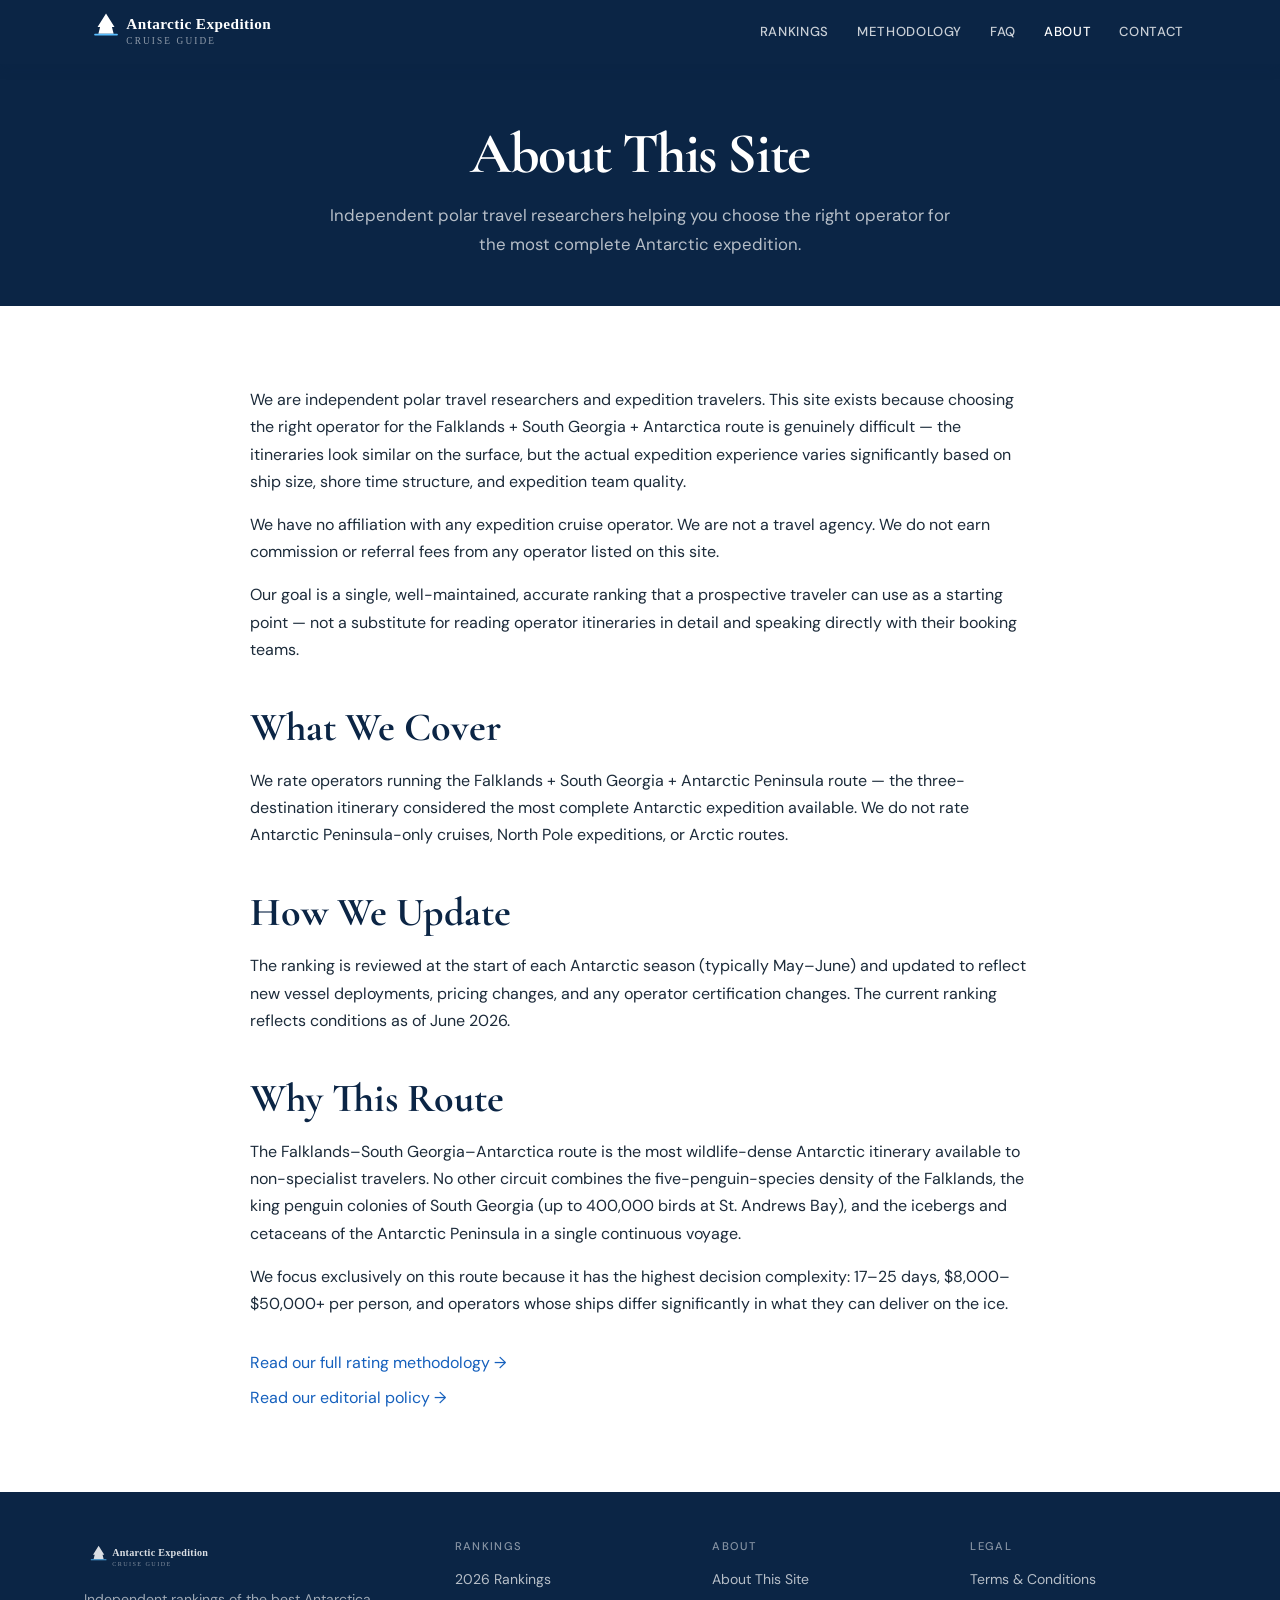
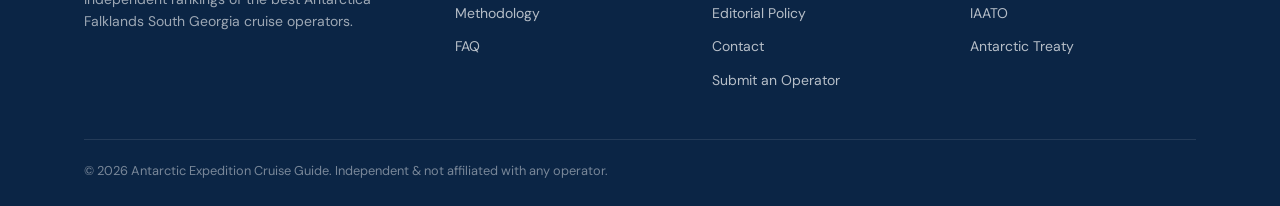
<file: about.html>
<!DOCTYPE html>
<html lang="en">
<head>
  <meta charset="UTF-8">
  <meta name="viewport" content="width=device-width, initial-scale=1.0">
  <title>About This Site — Antarctic Expedition Cruise Guide</title>
  <meta name="description" content="About our independent guide to Antarctica Falklands South Georgia cruises. We are polar travel researchers, not a travel agency.">
  <link rel="canonical" href="https://best-antarctica-falklands-south-georgia-cruise.com/about.html">
  <meta property="og:type" content="article">
  <meta property="og:title" content="About This Site — Antarctic Expedition Cruise Guide">
  <meta property="og:description" content="About our independent guide to Antarctica Falklands South Georgia cruises. We are polar travel researchers, not a travel agency.">
  <meta property="og:url" content="https://best-antarctica-falklands-south-georgia-cruise.com/about.html">
  <link rel="icon" type="image/svg+xml" href="images/favicon.svg">
  <link rel="stylesheet" href="css/global.css">
</head>
<body>

<header class="site-header" role="banner">
  <div class="container">
    <a href="index.html" class="site-logo">
      <img src="images/logo.svg" alt="Antarctic Expedition Cruise Guide" class="site-logo__img" width="220" height="44">
    </a>
    <input type="checkbox" id="nav-toggle" class="nav-toggle__input" aria-hidden="true">
    <label for="nav-toggle" class="nav-toggle__btn" aria-label="Toggle navigation">&#9776;</label>
    <nav class="site-nav" role="navigation" aria-label="Main navigation">
      <a href="index.html">Rankings</a>
      <a href="methodology.html">Methodology</a>
      <a href="faq.html">FAQ</a>
      <a href="about.html" class="active">About</a>
      <a href="contact.html">Contact</a>
    </nav>
  </div>
</header>

<main>
  <div class="page-hero">
    <div class="container">
      <h1>About This Site</h1>
      <p>Independent polar travel researchers helping you choose the right operator for the most complete Antarctic expedition.</p>
    </div>
  </div>

  <section class="section">
    <div class="container">
      <div class="prose">
        <p>We are independent polar travel researchers and expedition travelers. This site exists because choosing the right operator for the Falklands + South Georgia + Antarctica route is genuinely difficult — the itineraries look similar on the surface, but the actual expedition experience varies significantly based on ship size, shore time structure, and expedition team quality.</p>

        <p>We have no affiliation with any expedition cruise operator. We are not a travel agency. We do not earn commission or referral fees from any operator listed on this site.</p>

        <p>Our goal is a single, well-maintained, accurate ranking that a prospective traveler can use as a starting point — not a substitute for reading operator itineraries in detail and speaking directly with their booking teams.</p>

        <h2>What We Cover</h2>
        <p>We rate operators running the Falklands + South Georgia + Antarctic Peninsula route — the three-destination itinerary considered the most complete Antarctic expedition available. We do not rate Antarctic Peninsula-only cruises, North Pole expeditions, or Arctic routes.</p>

        <h2>How We Update</h2>
        <p>The ranking is reviewed at the start of each Antarctic season (typically May&ndash;June) and updated to reflect new vessel deployments, pricing changes, and any operator certification changes. The current ranking reflects conditions as of June 2026.</p>

        <h2>Why This Route</h2>
        <p>The Falklands&ndash;South Georgia&ndash;Antarctica route is the most wildlife-dense Antarctic itinerary available to non-specialist travelers. No other circuit combines the five-penguin-species density of the Falklands, the king penguin colonies of South Georgia (up to 400,000 birds at St. Andrews Bay), and the icebergs and cetaceans of the Antarctic Peninsula in a single continuous voyage.</p>
        <p>We focus exclusively on this route because it has the highest decision complexity: 17&ndash;25 days, $8,000&ndash;$50,000+ per person, and operators whose ships differ significantly in what they can deliver on the ice.</p>

        <p style="margin-top:2rem;">
          <a href="methodology.html">Read our full rating methodology &rarr;</a><br>
          <a href="editorial-policy.html" style="margin-top:0.5rem; display:inline-block;">Read our editorial policy &rarr;</a>
        </p>
      </div>
    </div>
  </section>
</main>

<footer class="site-footer" role="contentinfo">
  <div class="container">
    <div class="footer-grid">
      <div class="footer-brand">
        <img src="images/logo.svg" alt="Antarctic Expedition Cruise Guide" width="180" height="36" style="opacity:0.85;">
        <p>Independent rankings of the best Antarctica Falklands South Georgia cruise operators.</p>
      </div>
      <div class="footer-col">
        <h4>Rankings</h4>
        <ul>
          <li><a href="index.html#rankings">2026 Rankings</a></li>
          <li><a href="methodology.html">Methodology</a></li>
          <li><a href="faq.html">FAQ</a></li>
        </ul>
      </div>
      <div class="footer-col">
        <h4>About</h4>
        <ul>
          <li><a href="about.html">About This Site</a></li>
          <li><a href="editorial-policy.html">Editorial Policy</a></li>
          <li><a href="contact.html">Contact</a></li>
          <li><a href="submit-operator.html">Submit an Operator</a></li>
        </ul>
      </div>
      <div class="footer-col">
        <h4>Legal</h4>
        <ul>
          <li><a href="terms-and-conditions.html">Terms &amp; Conditions</a></li>
          <li><a href="https://iaato.org" target="_blank" rel="noopener">IAATO</a></li>
          <li><a href="https://ats.aq" target="_blank" rel="noopener">Antarctic Treaty</a></li>
        </ul>
      </div>
    </div>
    <div class="footer-bottom">
      <span>&copy; <span id="year"></span> Antarctic Expedition Cruise Guide. Independent &amp; not affiliated with any operator.</span>
    </div>
  </div>
</footer>
<script>document.getElementById('year').textContent = new Date().getFullYear();</script>
</body>
</html>
</file>
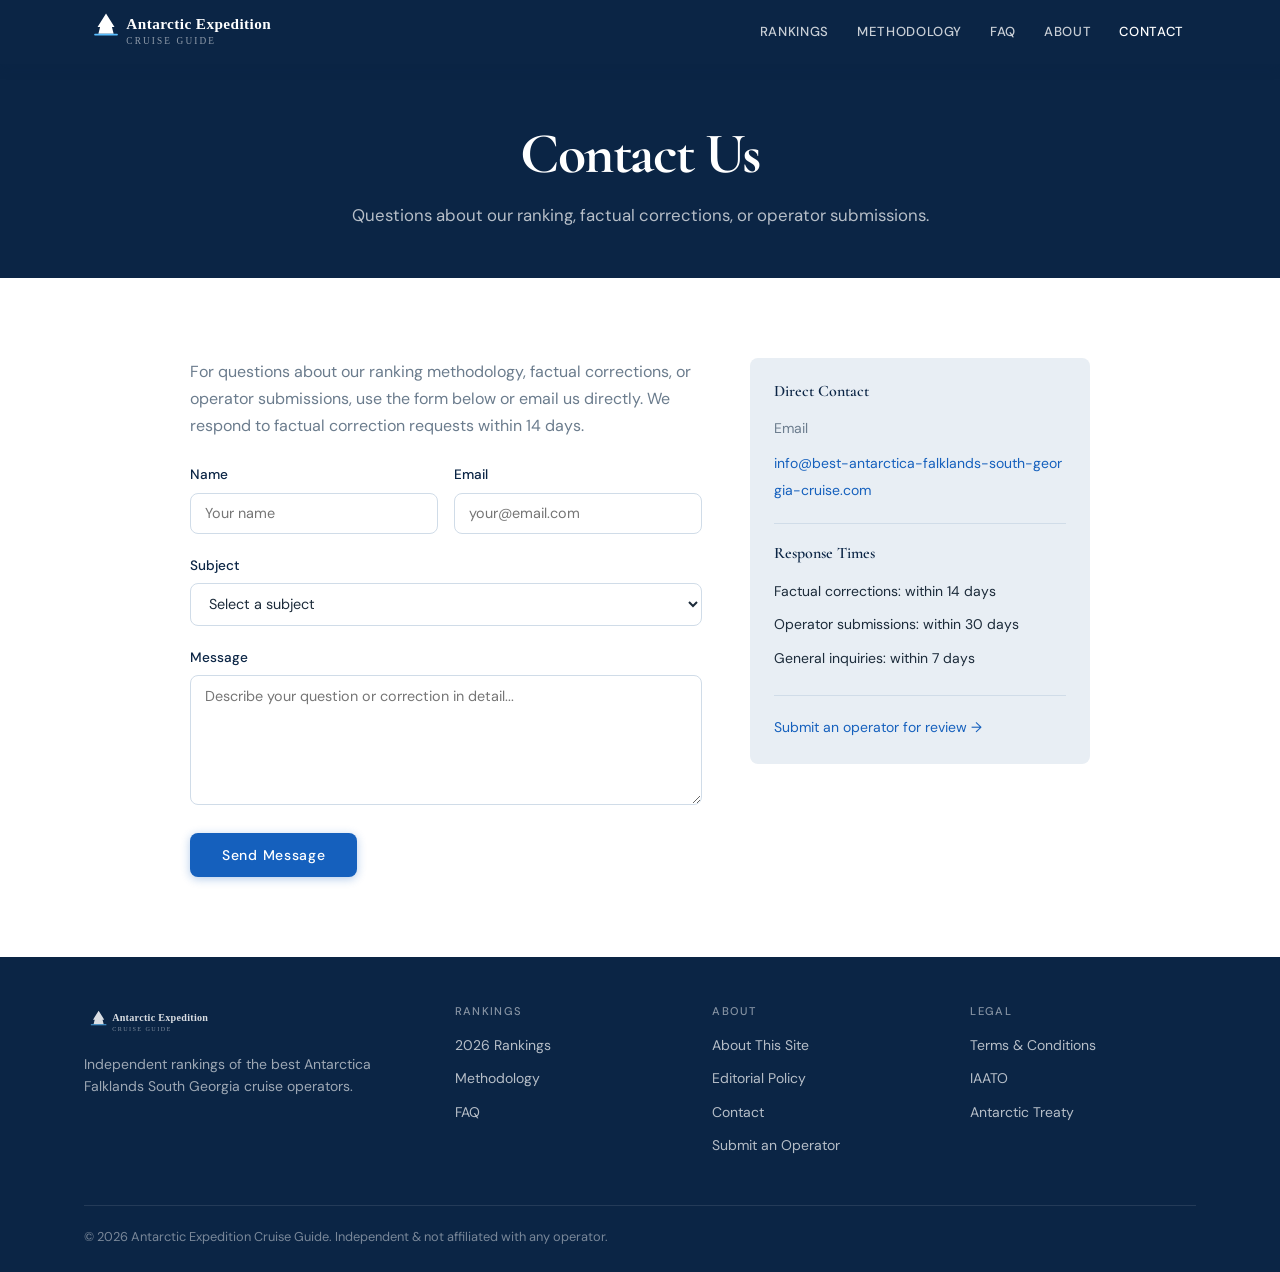
<file: contact.html>
<!DOCTYPE html>
<html lang="en">
<head>
  <meta charset="UTF-8">
  <meta name="viewport" content="width=device-width, initial-scale=1.0">
  <title>Contact Us — Antarctic Expedition Cruise Guide</title>
  <meta name="description" content="Contact the Antarctic Expedition Cruise Guide team for ranking questions, factual corrections, or operator submissions.">
  <link rel="canonical" href="https://best-antarctica-falklands-south-georgia-cruise.com/contact.html">
  <meta property="og:type" content="article">
  <meta property="og:title" content="Contact Us — Antarctic Expedition Cruise Guide">
  <meta property="og:description" content="Contact the Antarctic Expedition Cruise Guide team for ranking questions, factual corrections, or operator submissions.">
  <meta property="og:url" content="https://best-antarctica-falklands-south-georgia-cruise.com/contact.html">
  <link rel="icon" type="image/svg+xml" href="images/favicon.svg">
  <link rel="stylesheet" href="css/global.css">
</head>
<body>

<header class="site-header" role="banner">
  <div class="container">
    <a href="index.html" class="site-logo">
      <img src="images/logo.svg" alt="Antarctic Expedition Cruise Guide" class="site-logo__img" width="220" height="44">
    </a>
    <input type="checkbox" id="nav-toggle" class="nav-toggle__input" aria-hidden="true">
    <label for="nav-toggle" class="nav-toggle__btn" aria-label="Toggle navigation">&#9776;</label>
    <nav class="site-nav" role="navigation" aria-label="Main navigation">
      <a href="index.html">Rankings</a>
      <a href="methodology.html">Methodology</a>
      <a href="faq.html">FAQ</a>
      <a href="about.html">About</a>
      <a href="contact.html" class="active">Contact</a>
    </nav>
  </div>
</header>

<main>
  <div class="page-hero">
    <div class="container">
      <h1>Contact Us</h1>
      <p>Questions about our ranking, factual corrections, or operator submissions.</p>
    </div>
  </div>

  <section class="section">
    <div class="container">
      <div style="display:grid; grid-template-columns:1fr 340px; gap:3rem; max-width:900px; margin:0 auto; align-items:start;">
        <div>
          <p style="margin-bottom:1.5rem; color:var(--muted);">For questions about our ranking methodology, factual corrections, or operator submissions, use the form below or email us directly. We respond to factual correction requests within 14 days.</p>

          <form action="#" method="post" style="margin-top:1.5rem;">
            <div class="form-row">
              <div class="form-group">
                <label for="contact-name">Name</label>
                <input type="text" id="contact-name" name="name" required placeholder="Your name">
              </div>
              <div class="form-group">
                <label for="contact-email">Email</label>
                <input type="email" id="contact-email" name="email" required placeholder="your@email.com">
              </div>
            </div>
            <div class="form-group">
              <label for="contact-subject">Subject</label>
              <select id="contact-subject" name="subject">
                <option value="">Select a subject</option>
                <option value="correction">Factual correction</option>
                <option value="operator">Operator submission</option>
                <option value="general">General inquiry</option>
                <option value="other">Other</option>
              </select>
            </div>
            <div class="form-group">
              <label for="contact-message">Message</label>
              <textarea id="contact-message" name="message" required placeholder="Describe your question or correction in detail..."></textarea>
            </div>
            <button type="submit" class="btn btn-primary">Send Message</button>
          </form>
        </div>

        <aside>
          <div style="background:var(--ice); border-radius:var(--radius); padding:1.5rem;">
            <h3 style="font-size:1rem; margin-bottom:1rem;">Direct Contact</h3>
            <p style="font-size:0.875rem; color:var(--muted); margin-bottom:0.5rem;">Email</p>
            <a href="mailto:info@best-antarctica-falklands-south-georgia-cruise.com" style="font-size:0.875rem; word-break:break-all;">info@best-antarctica-falklands-south-georgia-cruise.com</a>
            <hr style="border:none; border-top:1px solid var(--border); margin:1.25rem 0;">
            <h3 style="font-size:1rem; margin-bottom:0.75rem;">Response Times</h3>
            <ul style="list-style:none; padding:0; font-size:0.875rem;">
              <li style="padding:0.3rem 0; color:var(--text);">Factual corrections: within 14 days</li>
              <li style="padding:0.3rem 0; color:var(--text);">Operator submissions: within 30 days</li>
              <li style="padding:0.3rem 0; color:var(--text);">General inquiries: within 7 days</li>
            </ul>
            <hr style="border:none; border-top:1px solid var(--border); margin:1.25rem 0;">
            <p style="font-size:0.875rem; margin:0;"><a href="submit-operator.html">Submit an operator for review &rarr;</a></p>
          </div>
        </aside>
      </div>
    </div>
  </section>
</main>

<footer class="site-footer" role="contentinfo">
  <div class="container">
    <div class="footer-grid">
      <div class="footer-brand">
        <img src="images/logo.svg" alt="Antarctic Expedition Cruise Guide" width="180" height="36" style="opacity:0.85;">
        <p>Independent rankings of the best Antarctica Falklands South Georgia cruise operators.</p>
      </div>
      <div class="footer-col">
        <h4>Rankings</h4>
        <ul>
          <li><a href="index.html#rankings">2026 Rankings</a></li>
          <li><a href="methodology.html">Methodology</a></li>
          <li><a href="faq.html">FAQ</a></li>
        </ul>
      </div>
      <div class="footer-col">
        <h4>About</h4>
        <ul>
          <li><a href="about.html">About This Site</a></li>
          <li><a href="editorial-policy.html">Editorial Policy</a></li>
          <li><a href="contact.html">Contact</a></li>
          <li><a href="submit-operator.html">Submit an Operator</a></li>
        </ul>
      </div>
      <div class="footer-col">
        <h4>Legal</h4>
        <ul>
          <li><a href="terms-and-conditions.html">Terms &amp; Conditions</a></li>
          <li><a href="https://iaato.org" target="_blank" rel="noopener">IAATO</a></li>
          <li><a href="https://ats.aq" target="_blank" rel="noopener">Antarctic Treaty</a></li>
        </ul>
      </div>
    </div>
    <div class="footer-bottom">
      <span>&copy; <span id="year"></span> Antarctic Expedition Cruise Guide. Independent &amp; not affiliated with any operator.</span>
    </div>
  </div>
</footer>
<script>document.getElementById('year').textContent = new Date().getFullYear();</script>
</body>
</html>
</file>
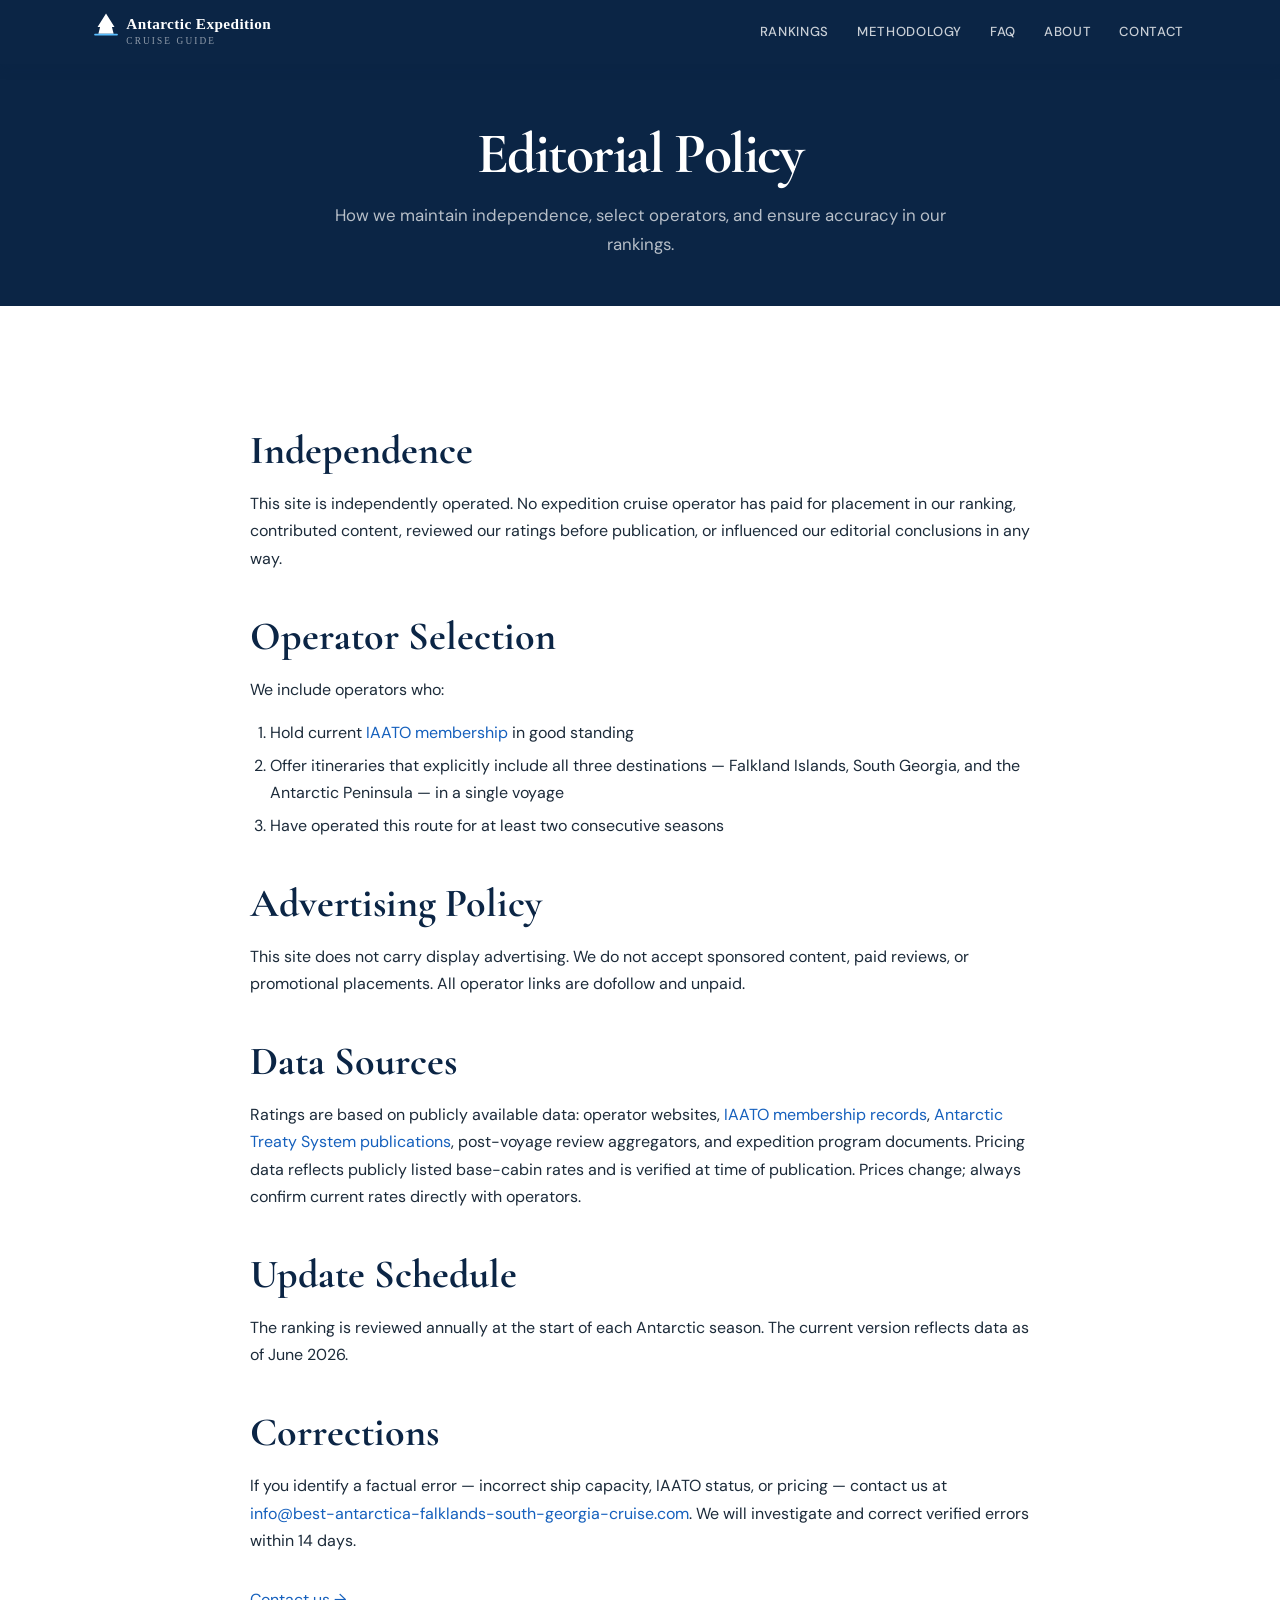
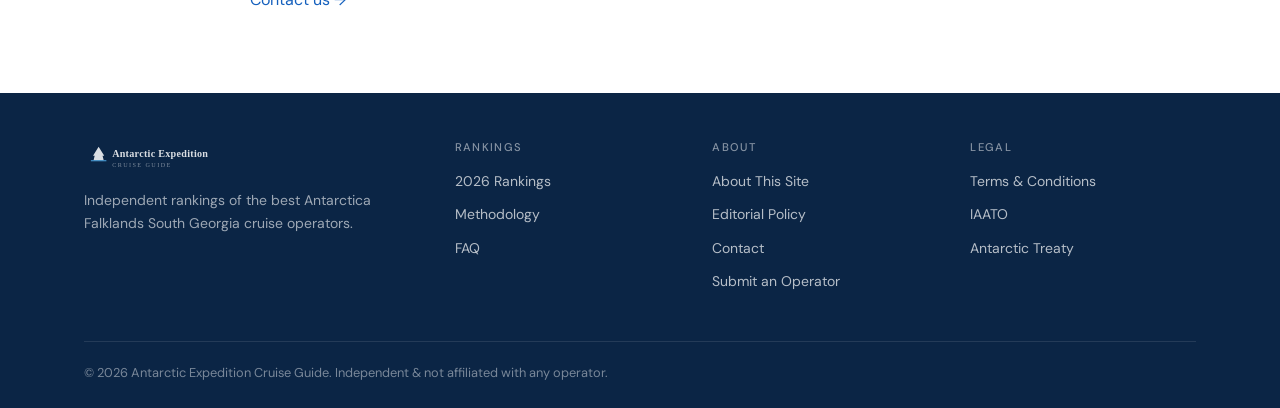
<file: editorial-policy.html>
<!DOCTYPE html>
<html lang="en">
<head>
  <meta charset="UTF-8">
  <meta name="viewport" content="width=device-width, initial-scale=1.0">
  <title>Editorial Policy — Antarctic Expedition Cruise Guide</title>
  <meta name="description" content="Our editorial policy: independence, operator selection criteria, advertising policy, data sources, and correction process.">
  <link rel="canonical" href="https://best-antarctica-falklands-south-georgia-cruise.com/editorial-policy.html">
  <meta property="og:type" content="article">
  <meta property="og:title" content="Editorial Policy — Antarctic Expedition Cruise Guide">
  <meta property="og:description" content="Our editorial policy: independence, operator selection criteria, advertising policy, data sources, and correction process.">
  <meta property="og:url" content="https://best-antarctica-falklands-south-georgia-cruise.com/editorial-policy.html">
  <link rel="icon" type="image/svg+xml" href="images/favicon.svg">
  <link rel="stylesheet" href="css/global.css">
</head>
<body>

<header class="site-header" role="banner">
  <div class="container">
    <a href="index.html" class="site-logo">
      <img src="images/logo.svg" alt="Antarctic Expedition Cruise Guide" class="site-logo__img" width="220" height="44">
    </a>
    <input type="checkbox" id="nav-toggle" class="nav-toggle__input" aria-hidden="true">
    <label for="nav-toggle" class="nav-toggle__btn" aria-label="Toggle navigation">&#9776;</label>
    <nav class="site-nav" role="navigation" aria-label="Main navigation">
      <a href="index.html">Rankings</a>
      <a href="methodology.html">Methodology</a>
      <a href="faq.html">FAQ</a>
      <a href="about.html">About</a>
      <a href="contact.html">Contact</a>
    </nav>
  </div>
</header>

<main>
  <div class="page-hero">
    <div class="container">
      <h1>Editorial Policy</h1>
      <p>How we maintain independence, select operators, and ensure accuracy in our rankings.</p>
    </div>
  </div>

  <section class="section">
    <div class="container">
      <div class="prose">
        <h2>Independence</h2>
        <p>This site is independently operated. No expedition cruise operator has paid for placement in our ranking, contributed content, reviewed our ratings before publication, or influenced our editorial conclusions in any way.</p>

        <h2>Operator Selection</h2>
        <p>We include operators who:</p>
        <ol>
          <li>Hold current <a href="https://iaato.org" target="_blank" rel="noopener">IAATO membership</a> in good standing</li>
          <li>Offer itineraries that explicitly include all three destinations — Falkland Islands, South Georgia, and the Antarctic Peninsula — in a single voyage</li>
          <li>Have operated this route for at least two consecutive seasons</li>
        </ol>

        <h2>Advertising Policy</h2>
        <p>This site does not carry display advertising. We do not accept sponsored content, paid reviews, or promotional placements. All operator links are dofollow and unpaid.</p>

        <h2>Data Sources</h2>
        <p>Ratings are based on publicly available data: operator websites, <a href="https://iaato.org" target="_blank" rel="noopener">IAATO membership records</a>, <a href="https://ats.aq" target="_blank" rel="noopener">Antarctic Treaty System publications</a>, post-voyage review aggregators, and expedition program documents. Pricing data reflects publicly listed base-cabin rates and is verified at time of publication. Prices change; always confirm current rates directly with operators.</p>

        <h2>Update Schedule</h2>
        <p>The ranking is reviewed annually at the start of each Antarctic season. The current version reflects data as of June 2026.</p>

        <h2>Corrections</h2>
        <p>If you identify a factual error — incorrect ship capacity, IAATO status, or pricing — contact us at <a href="mailto:info@best-antarctica-falklands-south-georgia-cruise.com">info@best-antarctica-falklands-south-georgia-cruise.com</a>. We will investigate and correct verified errors within 14 days.</p>

        <p style="margin-top:2rem;"><a href="contact.html">Contact us &rarr;</a></p>
      </div>
    </div>
  </section>
</main>

<footer class="site-footer" role="contentinfo">
  <div class="container">
    <div class="footer-grid">
      <div class="footer-brand">
        <img src="images/logo.svg" alt="Antarctic Expedition Cruise Guide" width="180" height="36" style="opacity:0.85;">
        <p>Independent rankings of the best Antarctica Falklands South Georgia cruise operators.</p>
      </div>
      <div class="footer-col">
        <h4>Rankings</h4>
        <ul>
          <li><a href="index.html#rankings">2026 Rankings</a></li>
          <li><a href="methodology.html">Methodology</a></li>
          <li><a href="faq.html">FAQ</a></li>
        </ul>
      </div>
      <div class="footer-col">
        <h4>About</h4>
        <ul>
          <li><a href="about.html">About This Site</a></li>
          <li><a href="editorial-policy.html">Editorial Policy</a></li>
          <li><a href="contact.html">Contact</a></li>
          <li><a href="submit-operator.html">Submit an Operator</a></li>
        </ul>
      </div>
      <div class="footer-col">
        <h4>Legal</h4>
        <ul>
          <li><a href="terms-and-conditions.html">Terms &amp; Conditions</a></li>
          <li><a href="https://iaato.org" target="_blank" rel="noopener">IAATO</a></li>
          <li><a href="https://ats.aq" target="_blank" rel="noopener">Antarctic Treaty</a></li>
        </ul>
      </div>
    </div>
    <div class="footer-bottom">
      <span>&copy; <span id="year"></span> Antarctic Expedition Cruise Guide. Independent &amp; not affiliated with any operator.</span>
    </div>
  </div>
</footer>
<script>document.getElementById('year').textContent = new Date().getFullYear();</script>
</body>
</html>
</file>
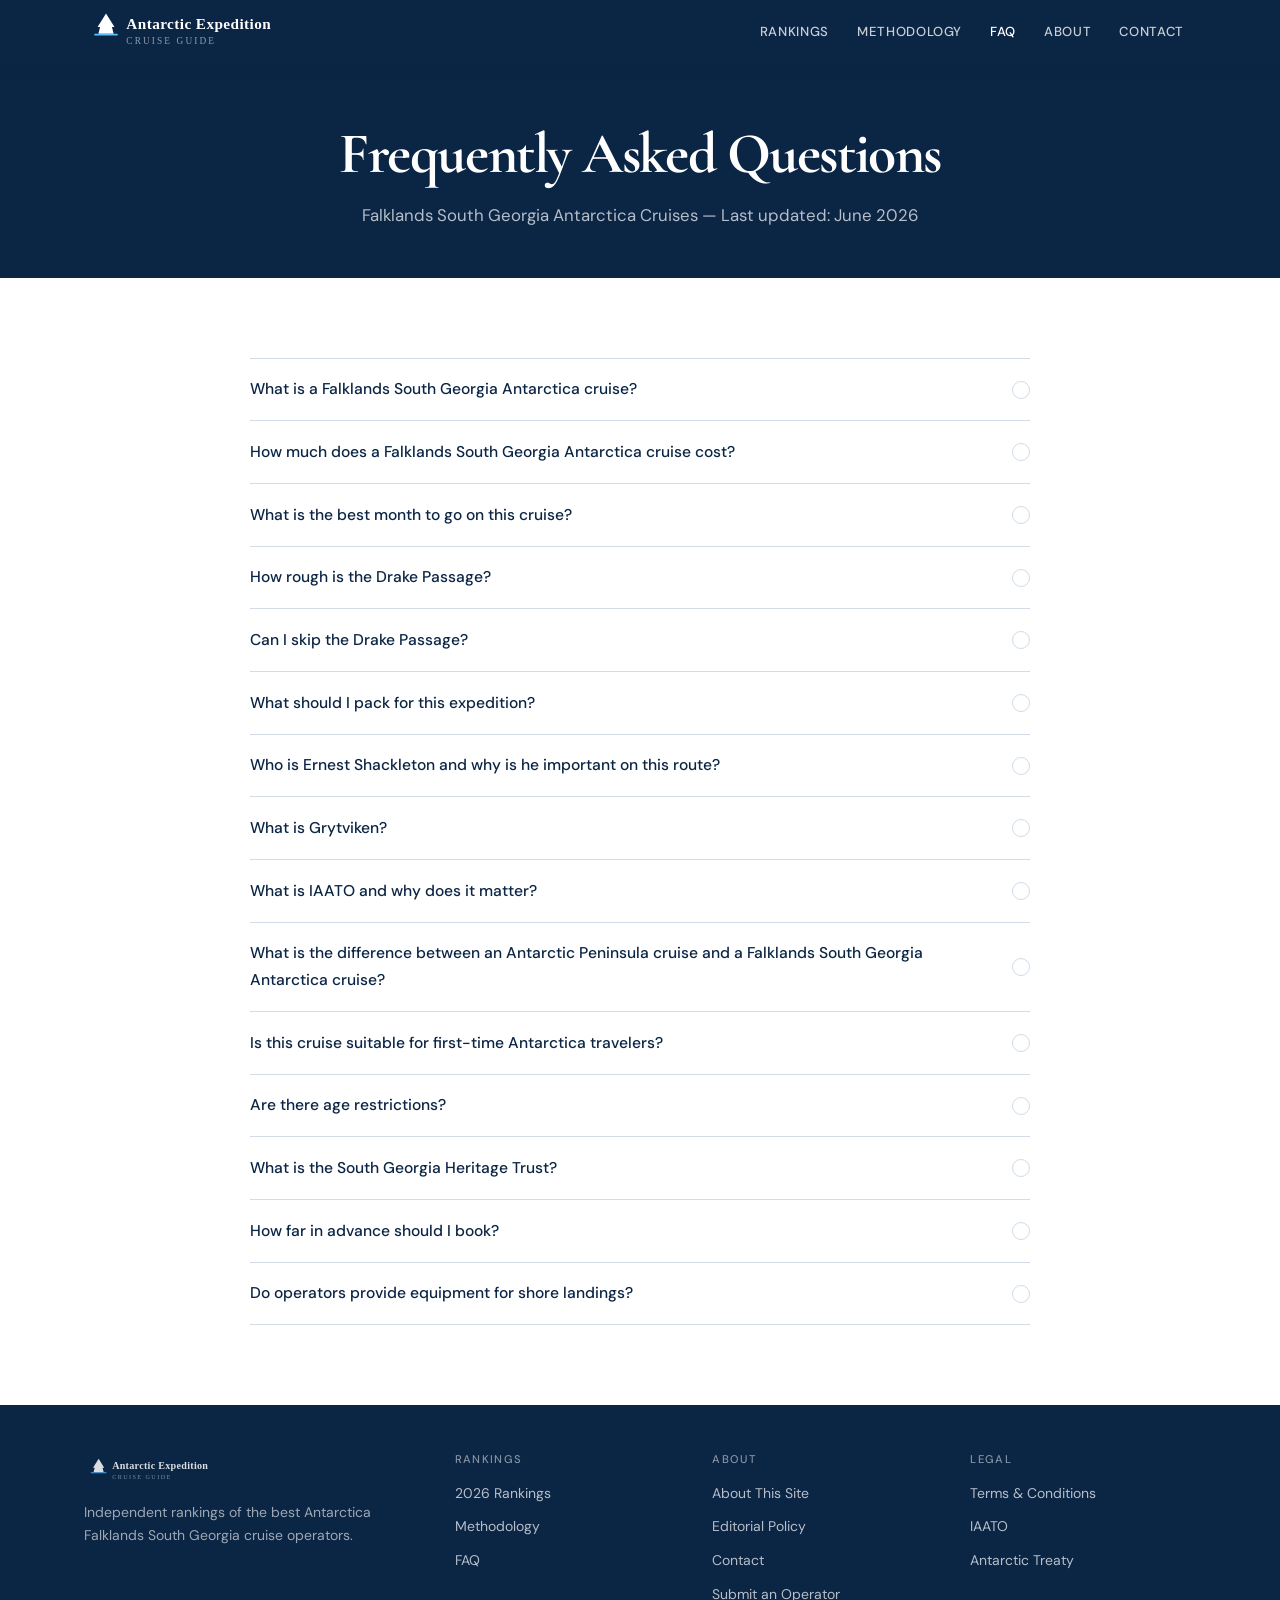
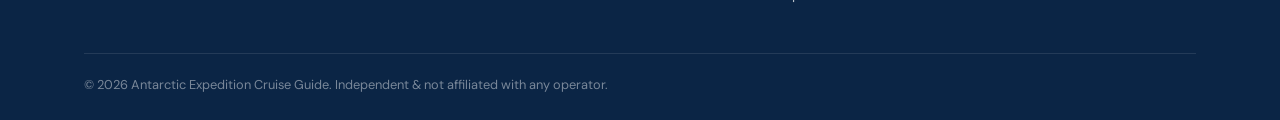
<file: faq.html>
<!DOCTYPE html>
<html lang="en">
<head>
  <meta charset="UTF-8">
  <meta name="viewport" content="width=device-width, initial-scale=1.0">
  <title>FAQ — Falklands South Georgia Antarctica Cruises 2026</title>
  <meta name="description" content="Frequently asked questions about Falklands South Georgia Antarctica cruises: costs, duration, Drake Passage, IAATO rules, Grytviken, Shackleton, and more.">
  <link rel="canonical" href="https://best-antarctica-falklands-south-georgia-cruise.com/faq.html">
  <meta property="og:type" content="article">
  <meta property="og:title" content="FAQ — Falklands South Georgia Antarctica Cruises 2026">
  <meta property="og:description" content="Frequently asked questions about Falklands South Georgia Antarctica cruises: costs, duration, Drake Passage, IAATO rules, Grytviken, Shackleton, and more.">
  <meta property="og:url" content="https://best-antarctica-falklands-south-georgia-cruise.com/faq.html">
  <link rel="icon" type="image/svg+xml" href="images/favicon.svg">
  <link rel="stylesheet" href="css/global.css">

  <script type="application/ld+json">
  {
    "@context": "https://schema.org",
    "@type": "FAQPage",
    "mainEntity": [
      { "@type": "Question", "name": "What is a Falklands South Georgia Antarctica cruise?", "acceptedAnswer": { "@type": "Answer", "text": "A Falklands South Georgia Antarctica cruise is an expedition voyage covering three distinct destinations in the South Atlantic: the Falkland Islands, South Georgia, and the Antarctic Peninsula. Total voyage duration is typically 17–25 days. This three-destination sequence is widely considered the most complete Antarctic expedition itinerary available to non-specialist travelers." } },
      { "@type": "Question", "name": "How much does a Falklands South Georgia Antarctica cruise cost?", "acceptedAnswer": { "@type": "Answer", "text": "Prices range from approximately $8,577 per person (base cabin, smaller operators) to $50,000+ per person (premium cabins, National Geographic / Lindblad). The median price for a quality small-ship expedition on this route is approximately $14,000–$18,000 per person in a standard cabin." } },
      { "@type": "Question", "name": "How rough is the Drake Passage?", "acceptedAnswer": { "@type": "Answer", "text": "The Drake Passage spans approximately 800 miles of open Southern Ocean. Conditions range from calm (the 'Drake Lake') to Force 8–10 storms (the 'Drake Shake'). Modern expedition vessels are equipped with stabilizers and ice-class hulls. Average crossing: 2 days each way." } },
      { "@type": "Question", "name": "What is IAATO and why does it matter?", "acceptedAnswer": { "@type": "Answer", "text": "IAATO — the International Association of Antarctica Tour Operators — is the industry body that governs responsible commercial tourism to Antarctica. Founded in 1991, IAATO establishes and enforces safety standards, environmental guidelines, and landing protocols. Key rules: no more than 100 passengers ashore at any single site simultaneously; vessels carrying 500+ passengers may not make Antarctic landings." } },
      { "@type": "Question", "name": "What is Grytviken?", "acceptedAnswer": { "@type": "Answer", "text": "Grytviken is a former Norwegian whaling station on the northeast coast of South Georgia, established in 1904 and operating until 1965. It is now a heritage museum site and the location of Ernest Shackleton's grave. Grytviken is a landing on every South Georgia itinerary." } }
    ]
  }
  </script>
</head>
<body>

<header class="site-header" role="banner">
  <div class="container">
    <a href="index.html" class="site-logo">
      <img src="images/logo.svg" alt="Antarctic Expedition Cruise Guide" class="site-logo__img" width="220" height="44">
    </a>
    <input type="checkbox" id="nav-toggle" class="nav-toggle__input" aria-hidden="true">
    <label for="nav-toggle" class="nav-toggle__btn" aria-label="Toggle navigation">&#9776;</label>
    <nav class="site-nav" role="navigation" aria-label="Main navigation">
      <a href="index.html">Rankings</a>
      <a href="methodology.html">Methodology</a>
      <a href="faq.html" class="active">FAQ</a>
      <a href="about.html">About</a>
      <a href="contact.html">Contact</a>
    </nav>
  </div>
</header>

<main>
  <div class="page-hero">
    <div class="container">
      <h1>Frequently Asked Questions</h1>
      <p>Falklands South Georgia Antarctica Cruises &mdash; Last updated: June 2026</p>
    </div>
  </div>

  <section class="section">
    <div class="container">
      <div style="max-width:780px; margin:0 auto;">

        <details>
          <summary>What is a Falklands South Georgia Antarctica cruise?</summary>
          <p>A Falklands South Georgia Antarctica cruise is an expedition voyage covering three distinct destinations in the South Atlantic: the Falkland Islands (subantarctic archipelago), South Georgia (subantarctic island, site of the world&rsquo;s largest king penguin colonies), and the Antarctic Peninsula (the northernmost extension of Antarctica). Total voyage duration is typically 17&ndash;25 days. This three-destination sequence is widely considered the most complete Antarctic expedition itinerary available to non-specialist travelers.</p>
        </details>

        <details>
          <summary>How much does a Falklands South Georgia Antarctica cruise cost?</summary>
          <p>Prices range from approximately $8,577 per person (base cabin, smaller operators) to $50,000+ per person (premium cabins, National Geographic / Lindblad). The median price for a quality small-ship expedition on this route is approximately $14,000&ndash;$18,000 per person in a standard cabin. Price differences largely reflect onboard amenity level and brand premium rather than expedition quality &mdash; shore time is better predicted by ship size than by price.</p>
        </details>

        <details>
          <summary>What is the best month to go on this cruise?</summary>
          <p>December and January are peak season: king penguin chicks hatch in South Georgia, all penguin species are at maximum colony density, and daylight extends to 18&ndash;22 hours. October and November (early season) offer active breeding behavior and undisturbed snow landscapes. February and March (late season) bring peak whale activity as krill concentrations increase with ice melt. All three windows offer exceptional wildlife; the optimal choice depends on which species and behaviors are highest priority.</p>
        </details>

        <details>
          <summary>How rough is the Drake Passage?</summary>
          <p>The Drake Passage spans approximately 800 miles of open Southern Ocean between the tip of South America and the South Shetland Islands. Conditions range from calm (the &ldquo;Drake Lake&rdquo;) to Force 8&ndash;10 storms (the &ldquo;Drake Shake&rdquo;). Modern expedition vessels are equipped with stabilizers and ice-class hulls; most travelers experience manageable motion, though sea sickness preparation is advisable. Average crossing: 2 days each way. The fly+cruise format bypasses the Drake Passage entirely via a 2-hour charter flight from Punta Arenas to King George Island.</p>
        </details>

        <details>
          <summary>Can I skip the Drake Passage?</summary>
          <p>Yes. The fly+cruise format &mdash; pioneered by Antarctica21 and now offered by several operators &mdash; uses a charter flight from Punta Arenas, Chile, to King George Island (approximately 2 hours), bypassing the Drake Passage entirely. Passengers board the expedition ship directly in Antarctic waters. This option costs more than the full sea crossing and reduces total voyage duration by approximately 4 days, but eliminates ocean transit discomfort entirely.</p>
        </details>

        <details>
          <summary>What should I pack for this expedition?</summary>
          <p>Essential items: waterproof expedition jacket and trousers (many operators provide a parka); thermal base layers (merino wool or synthetic); fleece mid-layer; waterproof rubber boots for Zodiac and shore landings (often provided by operators &mdash; check in advance); wool or synthetic gloves and hat; waterproof bag for camera equipment; sunscreen and lip balm (UV exposure is intense in the Southern Ocean). Luggage is typically limited to soft bags (no hard-sided roller cases) due to storage constraints on expedition vessels.</p>
        </details>

        <details>
          <summary>Who is Ernest Shackleton and why is he important on this route?</summary>
          <p>Ernest Shackleton (1874&ndash;1922) was an Irish-British polar explorer and the most celebrated figure of the Heroic Age of Antarctic Exploration. His Endurance expedition (1914&ndash;1917) &mdash; in which his ship was crushed by sea ice and he led all 28 crew members to safety across 800 miles of Southern Ocean in an open boat &mdash; is considered one of the greatest survival stories in history. Shackleton died at Grytviken, South Georgia, in 1922 on the return leg of his final expedition. His grave is the primary heritage site on every South Georgia itinerary.</p>
        </details>

        <details>
          <summary>What is Grytviken?</summary>
          <p>Grytviken is a former Norwegian whaling station on the northeast coast of South Georgia, established in 1904 and operating until 1965. It is now a heritage museum site administered by the South Georgia Heritage Trust (<a href="https://www.sght.org" target="_blank" rel="noopener">sght.org</a>). The site includes the original whaling station machinery, a museum, a church, and the Grytviken cemetery, where Ernest Shackleton is buried. Grytviken is a landing on every South Georgia itinerary and typically allows 2&ndash;3 hours ashore.</p>
        </details>

        <details>
          <summary>What is IAATO and why does it matter?</summary>
          <p>IAATO &mdash; the <a href="https://iaato.org" target="_blank" rel="noopener">International Association of Antarctica Tour Operators</a> &mdash; is the industry body that governs responsible commercial tourism to Antarctica. Founded in 1991, IAATO establishes and enforces safety standards, environmental guidelines, and landing protocols across all member operators. Two rules are most relevant to travelers: (1) no more than 100 passengers may be ashore at any single site simultaneously; (2) vessels carrying 500+ passengers may not make Antarctic landings. All operators in our ranking hold current IAATO membership.</p>
        </details>

        <details>
          <summary>What is the difference between an Antarctic Peninsula cruise and a Falklands South Georgia Antarctica cruise?</summary>
          <p>An Antarctic Peninsula-only cruise visits only the Peninsula &mdash; typically 10&ndash;14 days, departing and returning to Ushuaia, with no Falklands or South Georgia stops. A Falklands + South Georgia + Antarctica cruise adds two additional destination zones and extends total voyage time to 17&ndash;25 days. The wildlife experience is fundamentally different: South Georgia&rsquo;s king penguin colonies (150,000&ndash;400,000 birds at St. Andrews Bay) and Falklands&rsquo; five-penguin-species density are not replicated anywhere on the Peninsula alone. The longer itinerary costs significantly more and requires more annual leave, but is consistently rated as a superior overall expedition by repeat travelers.</p>
        </details>

        <details>
          <summary>Is this cruise suitable for first-time Antarctica travelers?</summary>
          <p>Yes. No prior polar or expedition experience is required for any operator in this ranking. Basic fitness is expected &mdash; Zodiac boarding and shore landings involve stepping in and out of inflatable boats and walking on uneven terrain &mdash; but no mountaineering or specialist skills are needed for the standard program. Optional activities such as sea kayaking and overnight camping have separate prerequisites and are not required.</p>
        </details>

        <details>
          <summary>Are there age restrictions?</summary>
          <p>Most operators have a minimum age of 8&ndash;12 (varies by operator) and no maximum age restriction provided travelers meet basic fitness requirements. Some operators request a physician&rsquo;s fitness-to-travel certification for passengers over 75. Check individual operator policies before booking.</p>
        </details>

        <details>
          <summary>What is the South Georgia Heritage Trust?</summary>
          <p>The South Georgia Heritage Trust (SGHT) (<a href="https://www.sght.org" target="_blank" rel="noopener">sght.org</a>) is a UK-registered charity responsible for the conservation and heritage management of South Georgia. SGHT manages the Grytviken museum, administers landing permits for the island, and runs invasive species eradication programs. Landing fees collected from expedition cruise operators fund SGHT conservation operations. All operators in this ranking pay the required South Georgia government landing fees per passenger.</p>
        </details>

        <details>
          <summary>How far in advance should I book?</summary>
          <p>Book 12&ndash;18 months in advance for peak-season (December&ndash;January) departures. Best-selling cabin categories on popular departures typically sell out within weeks of their release. Early-season and late-season departures offer more availability closer to departure, but base-cabin categories still sell quickly on small vessels. Most operators open bookings for the following Antarctic season (October&ndash;March) in April&ndash;June of the preceding year.</p>
        </details>

        <details>
          <summary>Do operators provide equipment for shore landings?</summary>
          <p>Most operators in this ranking provide rubber landing boots (for Zodiac and shore landings) and an expedition parka as part of the voyage. Detailed gear lists are provided by operators after booking. Sea kayaking participants typically receive a paddling suit, spray skirt, personal flotation device, and neoprene accessories. Confirm what each operator includes before purchasing expedition gear independently.</p>
        </details>

      </div>
    </div>
  </section>
</main>

<footer class="site-footer" role="contentinfo">
  <div class="container">
    <div class="footer-grid">
      <div class="footer-brand">
        <img src="images/logo.svg" alt="Antarctic Expedition Cruise Guide" width="180" height="36" style="opacity:0.85;">
        <p>Independent rankings of the best Antarctica Falklands South Georgia cruise operators.</p>
      </div>
      <div class="footer-col">
        <h4>Rankings</h4>
        <ul>
          <li><a href="index.html#rankings">2026 Rankings</a></li>
          <li><a href="methodology.html">Methodology</a></li>
          <li><a href="faq.html">FAQ</a></li>
        </ul>
      </div>
      <div class="footer-col">
        <h4>About</h4>
        <ul>
          <li><a href="about.html">About This Site</a></li>
          <li><a href="editorial-policy.html">Editorial Policy</a></li>
          <li><a href="contact.html">Contact</a></li>
          <li><a href="submit-operator.html">Submit an Operator</a></li>
        </ul>
      </div>
      <div class="footer-col">
        <h4>Legal</h4>
        <ul>
          <li><a href="terms-and-conditions.html">Terms &amp; Conditions</a></li>
          <li><a href="https://iaato.org" target="_blank" rel="noopener">IAATO</a></li>
          <li><a href="https://ats.aq" target="_blank" rel="noopener">Antarctic Treaty</a></li>
        </ul>
      </div>
    </div>
    <div class="footer-bottom">
      <span>&copy; <span id="year"></span> Antarctic Expedition Cruise Guide. Independent &amp; not affiliated with any operator.</span>
    </div>
  </div>
</footer>
<script>document.getElementById('year').textContent = new Date().getFullYear();</script>
</body>
</html>
</file>
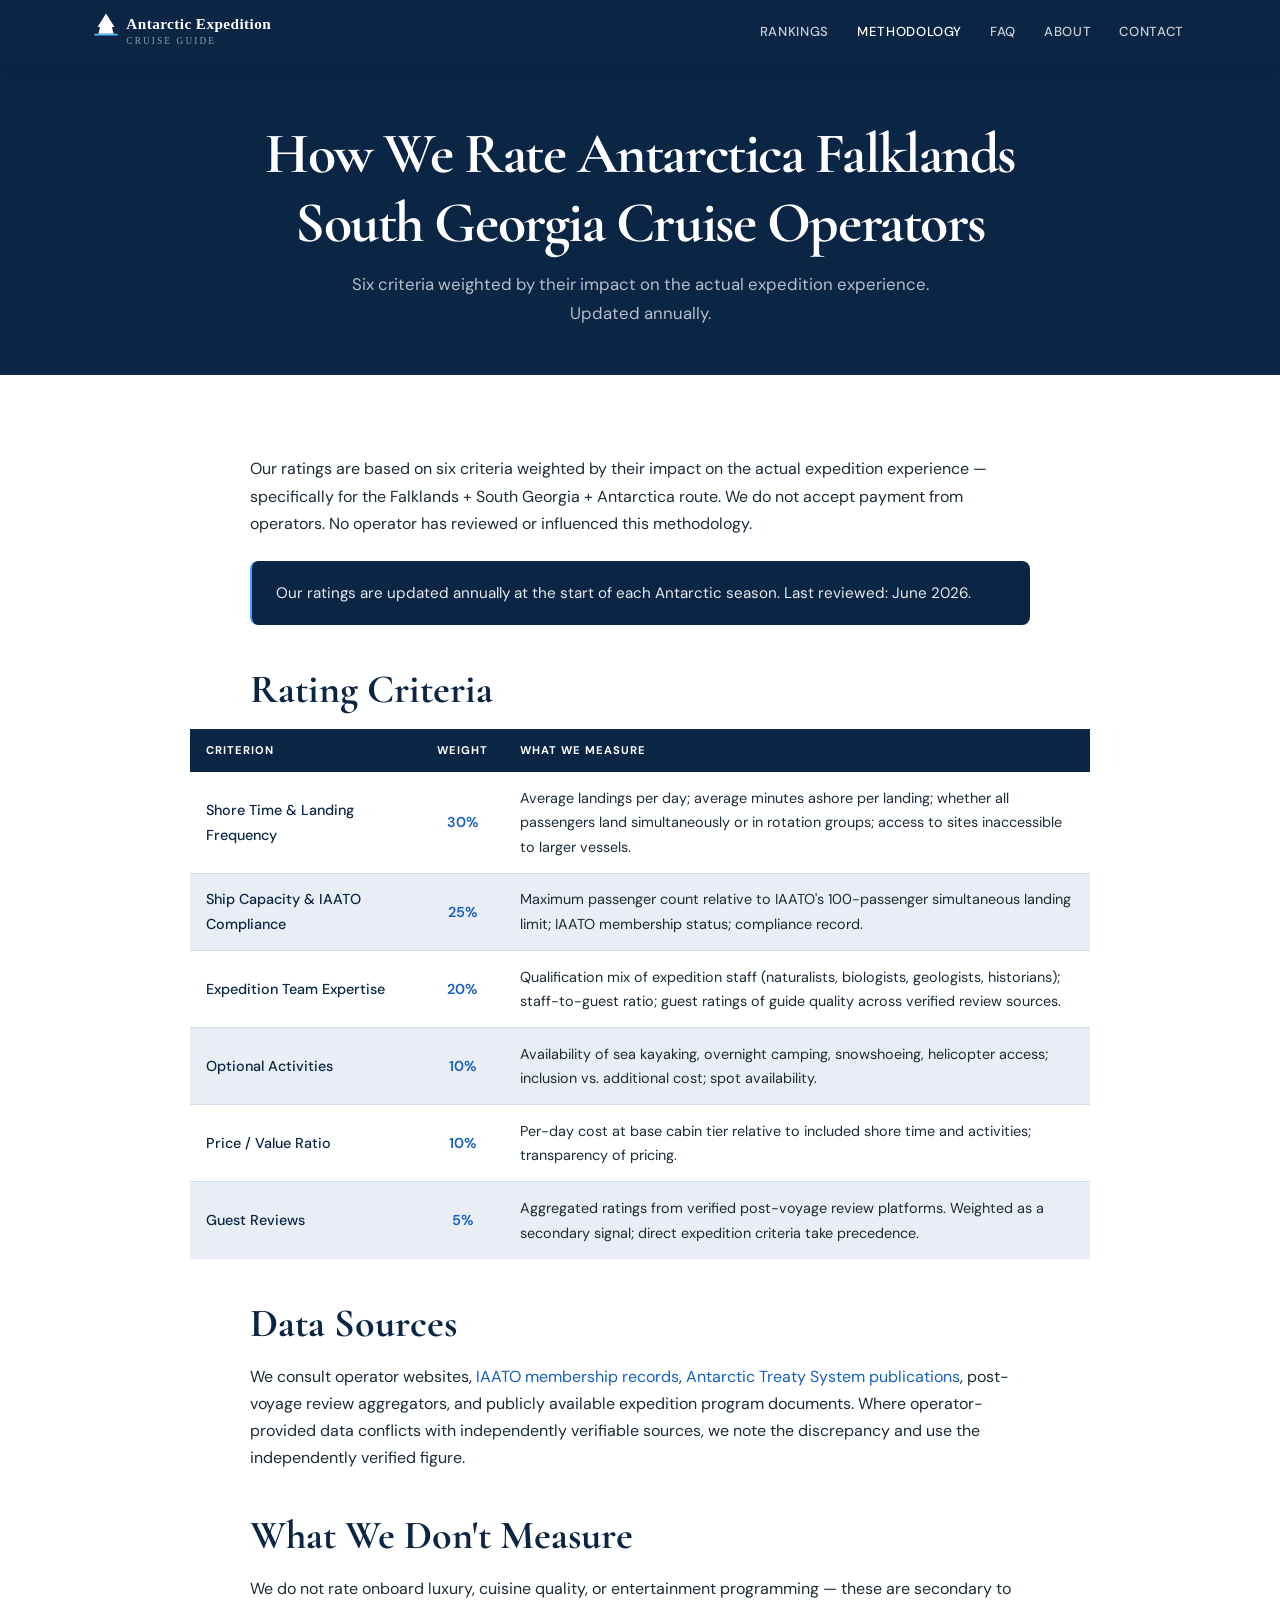
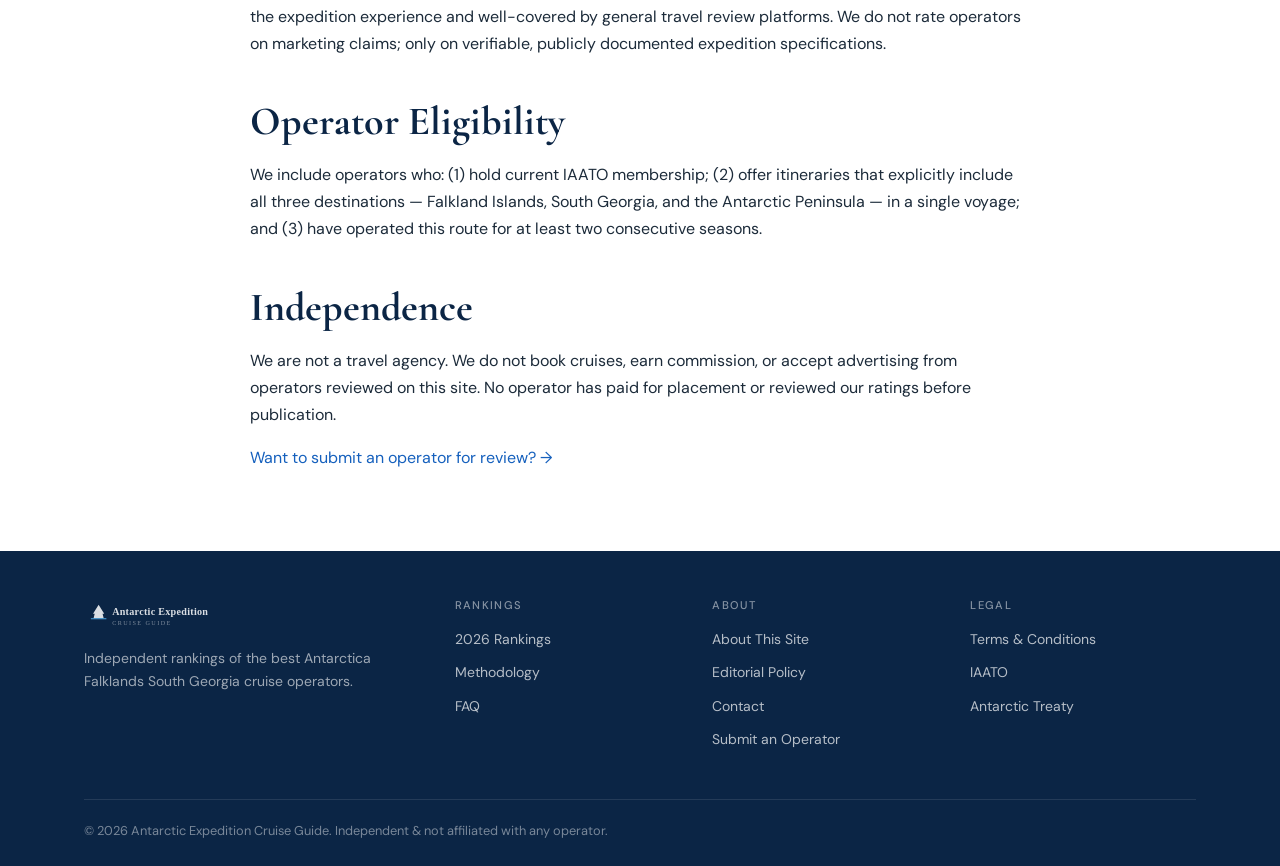
<file: methodology.html>
<!DOCTYPE html>
<html lang="en">
<head>
  <meta charset="UTF-8">
  <meta name="viewport" content="width=device-width, initial-scale=1.0">
  <title>How We Rate Antarctica Cruise Operators — Methodology</title>
  <meta name="description" content="Our methodology for rating Antarctica Falklands South Georgia cruise operators: 6 criteria with weights, data sources, and editorial independence.">
  <link rel="canonical" href="https://best-antarctica-falklands-south-georgia-cruise.com/methodology.html">
  <meta property="og:type" content="article">
  <meta property="og:title" content="How We Rate Antarctica Cruise Operators — Methodology">
  <meta property="og:description" content="Our methodology for rating Antarctica Falklands South Georgia cruise operators: 6 criteria with weights, data sources, and editorial independence.">
  <meta property="og:url" content="https://best-antarctica-falklands-south-georgia-cruise.com/methodology.html">
  <link rel="icon" type="image/svg+xml" href="images/favicon.svg">
  <link rel="stylesheet" href="css/global.css">
</head>
<body>

<header class="site-header" role="banner">
  <div class="container">
    <a href="index.html" class="site-logo">
      <img src="images/logo.svg" alt="Antarctic Expedition Cruise Guide" class="site-logo__img" width="220" height="44">
    </a>
    <input type="checkbox" id="nav-toggle" class="nav-toggle__input" aria-hidden="true">
    <label for="nav-toggle" class="nav-toggle__btn" aria-label="Toggle navigation">&#9776;</label>
    <nav class="site-nav" role="navigation" aria-label="Main navigation">
      <a href="index.html">Rankings</a>
      <a href="methodology.html" class="active">Methodology</a>
      <a href="faq.html">FAQ</a>
      <a href="about.html">About</a>
      <a href="contact.html">Contact</a>
    </nav>
  </div>
</header>

<main>
  <div class="page-hero">
    <div class="container">
      <h1>How We Rate Antarctica Falklands South Georgia Cruise Operators</h1>
      <p>Six criteria weighted by their impact on the actual expedition experience. Updated annually.</p>
    </div>
  </div>

  <section class="section">
    <div class="container">
      <div class="prose">
        <p>Our ratings are based on six criteria weighted by their impact on the actual expedition experience — specifically for the Falklands + South Georgia + Antarctica route. We do not accept payment from operators. No operator has reviewed or influenced this methodology.</p>

        <div class="callout callout--prominent" style="margin-bottom:2.5rem;">
          Our ratings are updated annually at the start of each Antarctic season. Last reviewed: June 2026.
        </div>

        <h2>Rating Criteria</h2>
      </div>

      <div class="table-scroll" style="max-width:900px; margin:0 auto;">
        <table style="width:100%; border-collapse:collapse; font-size:0.9rem;">
          <thead>
            <tr>
              <th style="background:var(--navy);color:var(--white);padding:0.75rem 1rem;text-align:left;font-size:0.7rem;letter-spacing:0.09em;text-transform:uppercase;min-width:200px;">Criterion</th>
              <th style="background:var(--navy);color:var(--white);padding:0.75rem 1rem;text-align:center;font-size:0.7rem;letter-spacing:0.09em;text-transform:uppercase;width:80px;">Weight</th>
              <th style="background:var(--navy);color:var(--white);padding:0.75rem 1rem;text-align:left;font-size:0.7rem;letter-spacing:0.09em;text-transform:uppercase;">What We Measure</th>
            </tr>
          </thead>
          <tbody>
            <tr>
              <td style="padding:0.85rem 1rem;border-bottom:1px solid var(--border);font-weight:500;color:var(--navy);">Shore Time &amp; Landing Frequency</td>
              <td style="padding:0.85rem 1rem;border-bottom:1px solid var(--border);text-align:center;font-weight:600;color:var(--blue);">30%</td>
              <td style="padding:0.85rem 1rem;border-bottom:1px solid var(--border);color:var(--text);">Average landings per day; average minutes ashore per landing; whether all passengers land simultaneously or in rotation groups; access to sites inaccessible to larger vessels.</td>
            </tr>
            <tr style="background:var(--ice);">
              <td style="padding:0.85rem 1rem;border-bottom:1px solid var(--border);font-weight:500;color:var(--navy);">Ship Capacity &amp; IAATO Compliance</td>
              <td style="padding:0.85rem 1rem;border-bottom:1px solid var(--border);text-align:center;font-weight:600;color:var(--blue);">25%</td>
              <td style="padding:0.85rem 1rem;border-bottom:1px solid var(--border);color:var(--text);">Maximum passenger count relative to IAATO's 100-passenger simultaneous landing limit; IAATO membership status; compliance record.</td>
            </tr>
            <tr>
              <td style="padding:0.85rem 1rem;border-bottom:1px solid var(--border);font-weight:500;color:var(--navy);">Expedition Team Expertise</td>
              <td style="padding:0.85rem 1rem;border-bottom:1px solid var(--border);text-align:center;font-weight:600;color:var(--blue);">20%</td>
              <td style="padding:0.85rem 1rem;border-bottom:1px solid var(--border);color:var(--text);">Qualification mix of expedition staff (naturalists, biologists, geologists, historians); staff-to-guest ratio; guest ratings of guide quality across verified review sources.</td>
            </tr>
            <tr style="background:var(--ice);">
              <td style="padding:0.85rem 1rem;border-bottom:1px solid var(--border);font-weight:500;color:var(--navy);">Optional Activities</td>
              <td style="padding:0.85rem 1rem;border-bottom:1px solid var(--border);text-align:center;font-weight:600;color:var(--blue);">10%</td>
              <td style="padding:0.85rem 1rem;border-bottom:1px solid var(--border);color:var(--text);">Availability of sea kayaking, overnight camping, snowshoeing, helicopter access; inclusion vs. additional cost; spot availability.</td>
            </tr>
            <tr>
              <td style="padding:0.85rem 1rem;border-bottom:1px solid var(--border);font-weight:500;color:var(--navy);">Price / Value Ratio</td>
              <td style="padding:0.85rem 1rem;border-bottom:1px solid var(--border);text-align:center;font-weight:600;color:var(--blue);">10%</td>
              <td style="padding:0.85rem 1rem;border-bottom:1px solid var(--border);color:var(--text);">Per-day cost at base cabin tier relative to included shore time and activities; transparency of pricing.</td>
            </tr>
            <tr style="background:var(--ice);">
              <td style="padding:0.85rem 1rem;font-weight:500;color:var(--navy);">Guest Reviews</td>
              <td style="padding:0.85rem 1rem;text-align:center;font-weight:600;color:var(--blue);">5%</td>
              <td style="padding:0.85rem 1rem;color:var(--text);">Aggregated ratings from verified post-voyage review platforms. Weighted as a secondary signal; direct expedition criteria take precedence.</td>
            </tr>
          </tbody>
        </table>
      </div>

      <div class="prose" style="margin-top:2.5rem;">
        <h2>Data Sources</h2>
        <p>We consult operator websites, <a href="https://iaato.org" target="_blank" rel="noopener">IAATO membership records</a>, <a href="https://ats.aq" target="_blank" rel="noopener">Antarctic Treaty System publications</a>, post-voyage review aggregators, and publicly available expedition program documents. Where operator-provided data conflicts with independently verifiable sources, we note the discrepancy and use the independently verified figure.</p>

        <h2>What We Don't Measure</h2>
        <p>We do not rate onboard luxury, cuisine quality, or entertainment programming — these are secondary to the expedition experience and well-covered by general travel review platforms. We do not rate operators on marketing claims; only on verifiable, publicly documented expedition specifications.</p>

        <h2>Operator Eligibility</h2>
        <p>We include operators who: (1) hold current IAATO membership; (2) offer itineraries that explicitly include all three destinations — Falkland Islands, South Georgia, and the Antarctic Peninsula — in a single voyage; and (3) have operated this route for at least two consecutive seasons.</p>

        <h2>Independence</h2>
        <p>We are not a travel agency. We do not book cruises, earn commission, or accept advertising from operators reviewed on this site. No operator has paid for placement or reviewed our ratings before publication.</p>

        <p><a href="submit-operator.html">Want to submit an operator for review? &rarr;</a></p>
      </div>
    </div>
  </section>
</main>

<footer class="site-footer" role="contentinfo">
  <div class="container">
    <div class="footer-grid">
      <div class="footer-brand">
        <img src="images/logo.svg" alt="Antarctic Expedition Cruise Guide" width="180" height="36" style="opacity:0.85;">
        <p>Independent rankings of the best Antarctica Falklands South Georgia cruise operators.</p>
      </div>
      <div class="footer-col">
        <h4>Rankings</h4>
        <ul>
          <li><a href="index.html#rankings">2026 Rankings</a></li>
          <li><a href="methodology.html">Methodology</a></li>
          <li><a href="faq.html">FAQ</a></li>
        </ul>
      </div>
      <div class="footer-col">
        <h4>About</h4>
        <ul>
          <li><a href="about.html">About This Site</a></li>
          <li><a href="editorial-policy.html">Editorial Policy</a></li>
          <li><a href="contact.html">Contact</a></li>
          <li><a href="submit-operator.html">Submit an Operator</a></li>
        </ul>
      </div>
      <div class="footer-col">
        <h4>Legal</h4>
        <ul>
          <li><a href="terms-and-conditions.html">Terms &amp; Conditions</a></li>
          <li><a href="https://iaato.org" target="_blank" rel="noopener">IAATO</a></li>
          <li><a href="https://ats.aq" target="_blank" rel="noopener">Antarctic Treaty</a></li>
        </ul>
      </div>
    </div>
    <div class="footer-bottom">
      <span>&copy; <span id="year"></span> Antarctic Expedition Cruise Guide. Independent &amp; not affiliated with any operator.</span>
    </div>
  </div>
</footer>
<script>document.getElementById('year').textContent = new Date().getFullYear();</script>
</body>
</html>
</file>
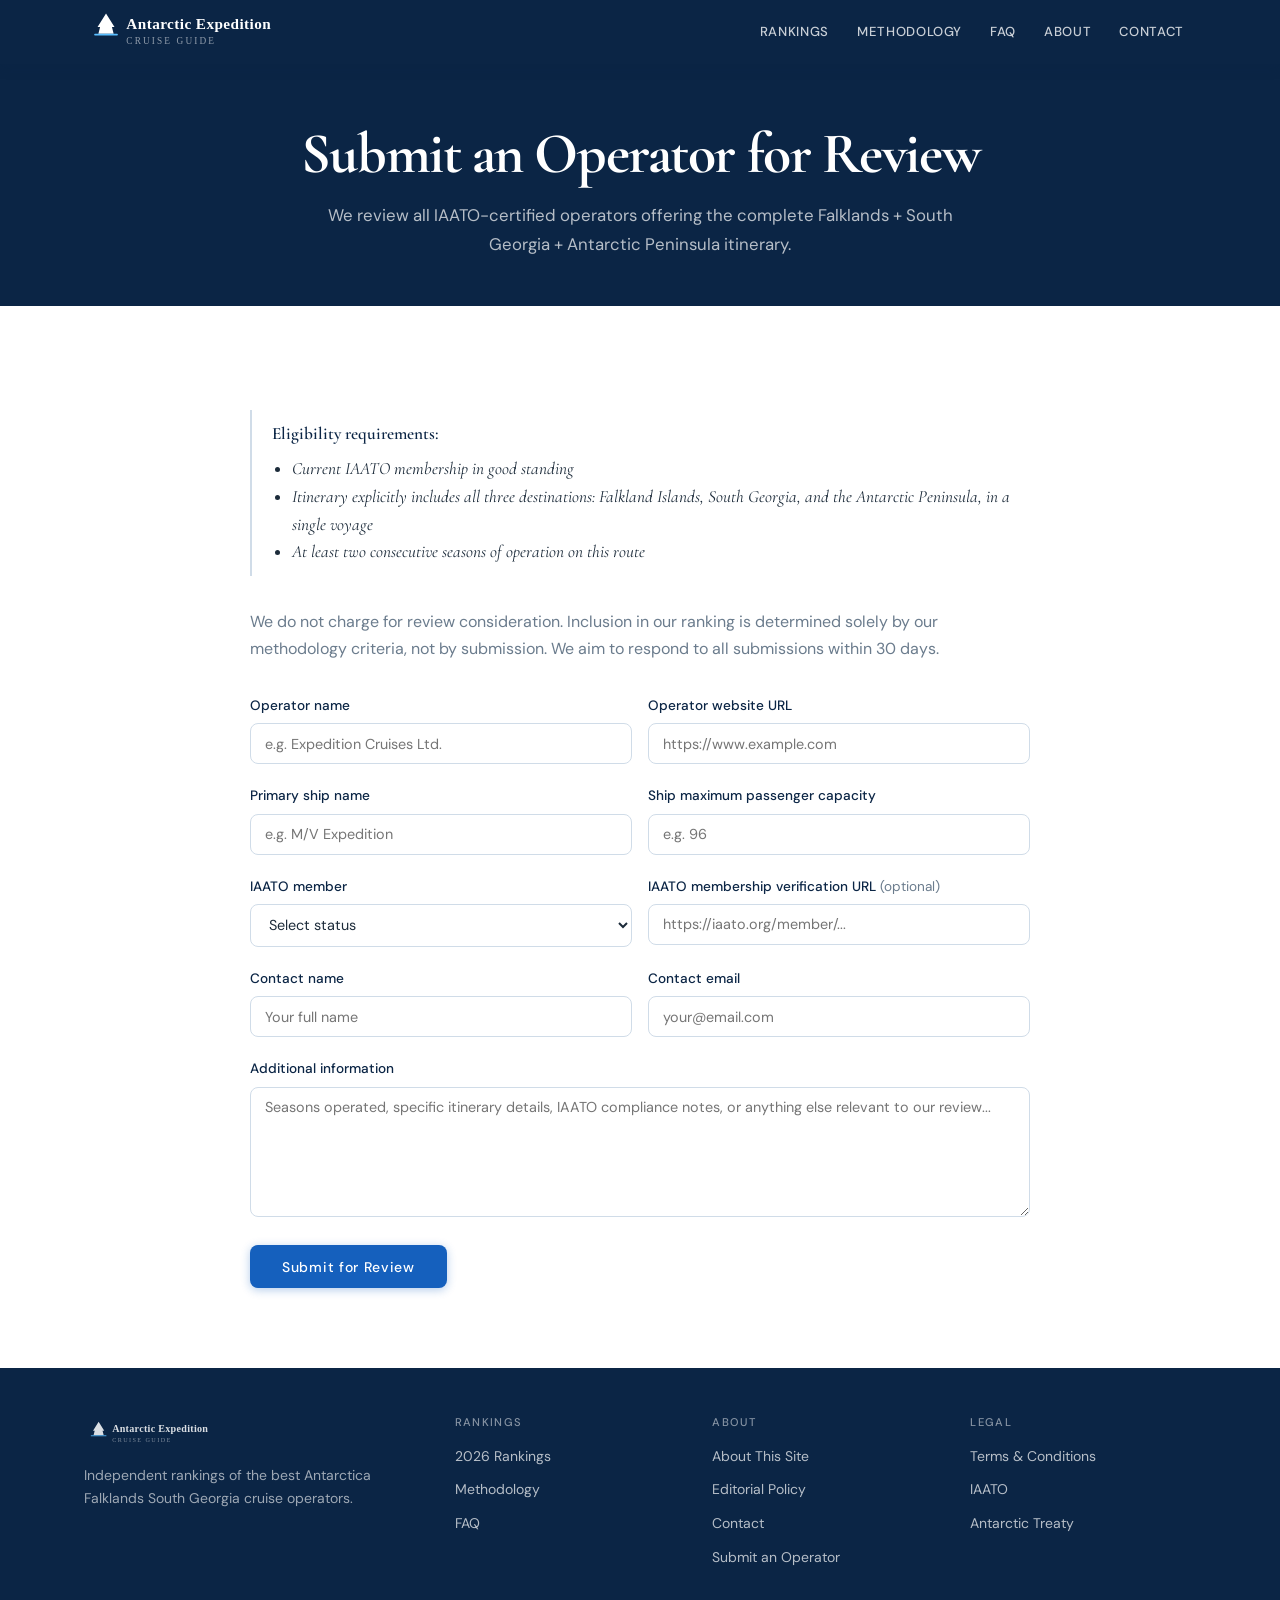
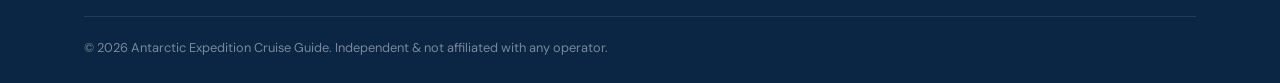
<file: submit-operator.html>
<!DOCTYPE html>
<html lang="en">
<head>
  <meta charset="UTF-8">
  <meta name="viewport" content="width=device-width, initial-scale=1.0">
  <title>Submit an Operator for Review — Antarctic Expedition Cruise Guide</title>
  <meta name="description" content="Submit an IAATO-certified Antarctica Falklands South Georgia cruise operator for inclusion in our independent annual ranking.">
  <link rel="canonical" href="https://best-antarctica-falklands-south-georgia-cruise.com/submit-operator.html">
  <meta property="og:type" content="article">
  <meta property="og:title" content="Submit an Operator for Review">
  <meta property="og:description" content="Submit an IAATO-certified Antarctica Falklands South Georgia cruise operator for inclusion in our independent annual ranking.">
  <meta property="og:url" content="https://best-antarctica-falklands-south-georgia-cruise.com/submit-operator.html">
  <link rel="icon" type="image/svg+xml" href="images/favicon.svg">
  <link rel="stylesheet" href="css/global.css">
</head>
<body>

<header class="site-header" role="banner">
  <div class="container">
    <a href="index.html" class="site-logo">
      <img src="images/logo.svg" alt="Antarctic Expedition Cruise Guide" class="site-logo__img" width="220" height="44">
    </a>
    <input type="checkbox" id="nav-toggle" class="nav-toggle__input" aria-hidden="true">
    <label for="nav-toggle" class="nav-toggle__btn" aria-label="Toggle navigation">&#9776;</label>
    <nav class="site-nav" role="navigation" aria-label="Main navigation">
      <a href="index.html">Rankings</a>
      <a href="methodology.html">Methodology</a>
      <a href="faq.html">FAQ</a>
      <a href="about.html">About</a>
      <a href="contact.html">Contact</a>
    </nav>
  </div>
</header>

<main>
  <div class="page-hero">
    <div class="container">
      <h1>Submit an Operator for Review</h1>
      <p>We review all IAATO-certified operators offering the complete Falklands + South Georgia + Antarctic Peninsula itinerary.</p>
    </div>
  </div>

  <section class="section">
    <div class="container">
      <div style="max-width:780px; margin:0 auto;">
        <div class="callout" style="margin-bottom:2rem;">
          <strong>Eligibility requirements:</strong>
          <ul style="margin-top:0.5rem; padding-left:1.25rem;">
            <li>Current IAATO membership in good standing</li>
            <li>Itinerary explicitly includes all three destinations: Falkland Islands, South Georgia, and the Antarctic Peninsula, in a single voyage</li>
            <li>At least two consecutive seasons of operation on this route</li>
          </ul>
        </div>
        <p style="color:var(--muted); margin-bottom:2rem;">We do not charge for review consideration. Inclusion in our ranking is determined solely by our methodology criteria, not by submission. We aim to respond to all submissions within 30 days.</p>

        <form action="#" method="post">
          <div class="form-row">
            <div class="form-group">
              <label for="op-name">Operator name</label>
              <input type="text" id="op-name" name="operator_name" required placeholder="e.g. Expedition Cruises Ltd.">
            </div>
            <div class="form-group">
              <label for="op-url">Operator website URL</label>
              <input type="url" id="op-url" name="operator_url" required placeholder="https://www.example.com">
            </div>
          </div>
          <div class="form-row">
            <div class="form-group">
              <label for="ship-name">Primary ship name</label>
              <input type="text" id="ship-name" name="ship_name" required placeholder="e.g. M/V Expedition">
            </div>
            <div class="form-group">
              <label for="ship-pax">Ship maximum passenger capacity</label>
              <input type="number" id="ship-pax" name="ship_capacity" required placeholder="e.g. 96" min="1" max="600">
            </div>
          </div>
          <div class="form-row">
            <div class="form-group">
              <label for="iaato-status">IAATO member</label>
              <select id="iaato-status" name="iaato_status" required>
                <option value="">Select status</option>
                <option value="yes">Yes — current member</option>
                <option value="in-process">In process</option>
                <option value="no">No</option>
              </select>
            </div>
            <div class="form-group">
              <label for="iaato-url">IAATO membership verification URL <span style="font-weight:400; color:var(--muted);">(optional)</span></label>
              <input type="url" id="iaato-url" name="iaato_url" placeholder="https://iaato.org/member/...">
            </div>
          </div>
          <div class="form-row">
            <div class="form-group">
              <label for="contact-name">Contact name</label>
              <input type="text" id="contact-name" name="contact_name" required placeholder="Your full name">
            </div>
            <div class="form-group">
              <label for="contact-email">Contact email</label>
              <input type="email" id="contact-email" name="contact_email" required placeholder="your@email.com">
            </div>
          </div>
          <div class="form-group">
            <label for="additional-info">Additional information</label>
            <textarea id="additional-info" name="additional_info" placeholder="Seasons operated, specific itinerary details, IAATO compliance notes, or anything else relevant to our review..."></textarea>
          </div>
          <button type="submit" class="btn btn-primary">Submit for Review</button>
        </form>
      </div>
    </div>
  </section>
</main>

<footer class="site-footer" role="contentinfo">
  <div class="container">
    <div class="footer-grid">
      <div class="footer-brand">
        <img src="images/logo.svg" alt="Antarctic Expedition Cruise Guide" width="180" height="36" style="opacity:0.85;">
        <p>Independent rankings of the best Antarctica Falklands South Georgia cruise operators.</p>
      </div>
      <div class="footer-col">
        <h4>Rankings</h4>
        <ul>
          <li><a href="index.html#rankings">2026 Rankings</a></li>
          <li><a href="methodology.html">Methodology</a></li>
          <li><a href="faq.html">FAQ</a></li>
        </ul>
      </div>
      <div class="footer-col">
        <h4>About</h4>
        <ul>
          <li><a href="about.html">About This Site</a></li>
          <li><a href="editorial-policy.html">Editorial Policy</a></li>
          <li><a href="contact.html">Contact</a></li>
          <li><a href="submit-operator.html">Submit an Operator</a></li>
        </ul>
      </div>
      <div class="footer-col">
        <h4>Legal</h4>
        <ul>
          <li><a href="terms-and-conditions.html">Terms &amp; Conditions</a></li>
          <li><a href="https://iaato.org" target="_blank" rel="noopener">IAATO</a></li>
          <li><a href="https://ats.aq" target="_blank" rel="noopener">Antarctic Treaty</a></li>
        </ul>
      </div>
    </div>
    <div class="footer-bottom">
      <span>&copy; <span id="year"></span> Antarctic Expedition Cruise Guide. Independent &amp; not affiliated with any operator.</span>
    </div>
  </div>
</footer>
<script>document.getElementById('year').textContent = new Date().getFullYear();</script>
</body>
</html>
</file>
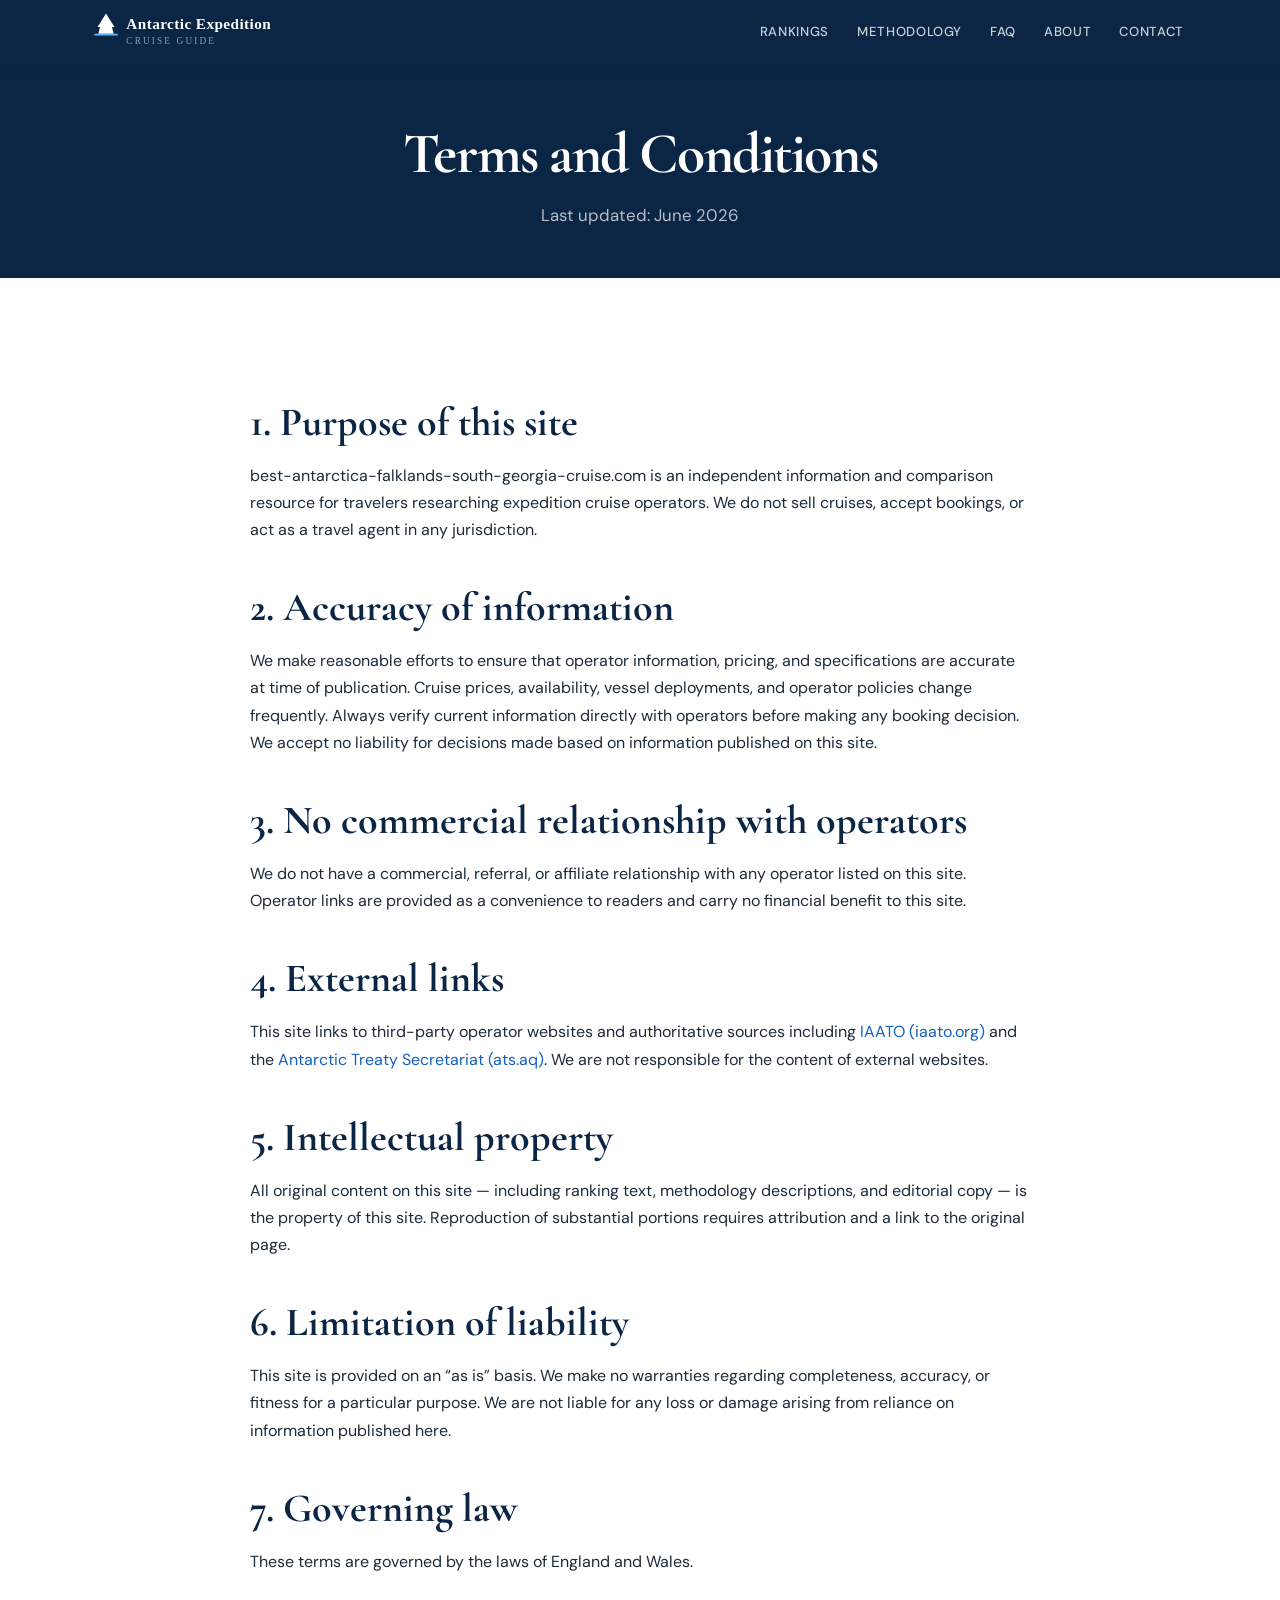
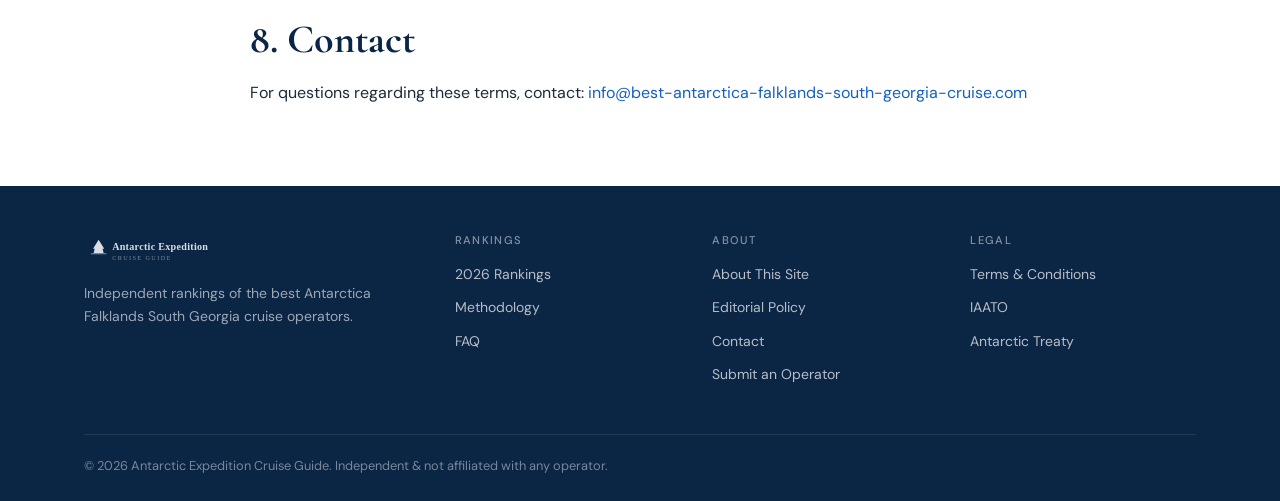
<file: terms-and-conditions.html>
<!DOCTYPE html>
<html lang="en">
<head>
  <meta charset="UTF-8">
  <meta name="viewport" content="width=device-width, initial-scale=1.0">
  <title>Terms and Conditions — Antarctic Expedition Cruise Guide</title>
  <meta name="description" content="Terms and conditions for best-antarctica-falklands-south-georgia-cruise.com — an independent information resource for expedition cruise research.">
  <link rel="canonical" href="https://best-antarctica-falklands-south-georgia-cruise.com/terms-and-conditions.html">
  <meta property="og:type" content="article">
  <meta property="og:title" content="Terms and Conditions — Antarctic Expedition Cruise Guide">
  <meta property="og:description" content="Terms and conditions for best-antarctica-falklands-south-georgia-cruise.com.">
  <meta property="og:url" content="https://best-antarctica-falklands-south-georgia-cruise.com/terms-and-conditions.html">
  <link rel="icon" type="image/svg+xml" href="images/favicon.svg">
  <link rel="stylesheet" href="css/global.css">
</head>
<body>

<header class="site-header" role="banner">
  <div class="container">
    <a href="index.html" class="site-logo">
      <img src="images/logo.svg" alt="Antarctic Expedition Cruise Guide" class="site-logo__img" width="220" height="44">
    </a>
    <input type="checkbox" id="nav-toggle" class="nav-toggle__input" aria-hidden="true">
    <label for="nav-toggle" class="nav-toggle__btn" aria-label="Toggle navigation">&#9776;</label>
    <nav class="site-nav" role="navigation" aria-label="Main navigation">
      <a href="index.html">Rankings</a>
      <a href="methodology.html">Methodology</a>
      <a href="faq.html">FAQ</a>
      <a href="about.html">About</a>
      <a href="contact.html">Contact</a>
    </nav>
  </div>
</header>

<main>
  <div class="page-hero">
    <div class="container">
      <h1>Terms and Conditions</h1>
      <p>Last updated: June 2026</p>
    </div>
  </div>

  <section class="section">
    <div class="container">
      <div class="prose">
        <h2>1. Purpose of this site</h2>
        <p>best-antarctica-falklands-south-georgia-cruise.com is an independent information and comparison resource for travelers researching expedition cruise operators. We do not sell cruises, accept bookings, or act as a travel agent in any jurisdiction.</p>

        <h2>2. Accuracy of information</h2>
        <p>We make reasonable efforts to ensure that operator information, pricing, and specifications are accurate at time of publication. Cruise prices, availability, vessel deployments, and operator policies change frequently. Always verify current information directly with operators before making any booking decision. We accept no liability for decisions made based on information published on this site.</p>

        <h2>3. No commercial relationship with operators</h2>
        <p>We do not have a commercial, referral, or affiliate relationship with any operator listed on this site. Operator links are provided as a convenience to readers and carry no financial benefit to this site.</p>

        <h2>4. External links</h2>
        <p>This site links to third-party operator websites and authoritative sources including <a href="https://iaato.org" target="_blank" rel="noopener">IAATO (iaato.org)</a> and the <a href="https://ats.aq" target="_blank" rel="noopener">Antarctic Treaty Secretariat (ats.aq)</a>. We are not responsible for the content of external websites.</p>

        <h2>5. Intellectual property</h2>
        <p>All original content on this site &mdash; including ranking text, methodology descriptions, and editorial copy &mdash; is the property of this site. Reproduction of substantial portions requires attribution and a link to the original page.</p>

        <h2>6. Limitation of liability</h2>
        <p>This site is provided on an &ldquo;as is&rdquo; basis. We make no warranties regarding completeness, accuracy, or fitness for a particular purpose. We are not liable for any loss or damage arising from reliance on information published here.</p>

        <h2>7. Governing law</h2>
        <p>These terms are governed by the laws of England and Wales.</p>

        <h2>8. Contact</h2>
        <p>For questions regarding these terms, contact: <a href="mailto:info@best-antarctica-falklands-south-georgia-cruise.com">info@best-antarctica-falklands-south-georgia-cruise.com</a></p>
      </div>
    </div>
  </section>
</main>

<footer class="site-footer" role="contentinfo">
  <div class="container">
    <div class="footer-grid">
      <div class="footer-brand">
        <img src="images/logo.svg" alt="Antarctic Expedition Cruise Guide" width="180" height="36" style="opacity:0.85;">
        <p>Independent rankings of the best Antarctica Falklands South Georgia cruise operators.</p>
      </div>
      <div class="footer-col">
        <h4>Rankings</h4>
        <ul>
          <li><a href="index.html#rankings">2026 Rankings</a></li>
          <li><a href="methodology.html">Methodology</a></li>
          <li><a href="faq.html">FAQ</a></li>
        </ul>
      </div>
      <div class="footer-col">
        <h4>About</h4>
        <ul>
          <li><a href="about.html">About This Site</a></li>
          <li><a href="editorial-policy.html">Editorial Policy</a></li>
          <li><a href="contact.html">Contact</a></li>
          <li><a href="submit-operator.html">Submit an Operator</a></li>
        </ul>
      </div>
      <div class="footer-col">
        <h4>Legal</h4>
        <ul>
          <li><a href="terms-and-conditions.html">Terms &amp; Conditions</a></li>
          <li><a href="https://iaato.org" target="_blank" rel="noopener">IAATO</a></li>
          <li><a href="https://ats.aq" target="_blank" rel="noopener">Antarctic Treaty</a></li>
        </ul>
      </div>
    </div>
    <div class="footer-bottom">
      <span>&copy; <span id="year"></span> Antarctic Expedition Cruise Guide. Independent &amp; not affiliated with any operator.</span>
    </div>
  </div>
</footer>
<script>document.getElementById('year').textContent = new Date().getFullYear();</script>
</body>
</html>
</file>
<file: css/global.css>
/* ============================================================
   GLOBAL.CSS — Reset, Variables, Typography, Header, Footer
   ============================================================ */

@import url('https://fonts.googleapis.com/css2?family=Cormorant+Garamond:ital,wght@0,400;0,600;0,700;1,400&family=DM+Sans:wght@400;500&display=swap');

/* ── Variables ── */
:root {
  --navy:   #0B2545;
  --blue:   #1560BD;
  --blue-dark: #0F4A96;
  --ice:    #E8EEF4;
  --ice-dark: #D0DCE8;
  --white:  #FFFFFF;
  --text:   #1C2B3A;
  --muted:  #6B7C8D;
  --border: #D0DCE8;
  --gold:   #C9A84C;
  --gold-light: #F0C878;
  --max-width: 1160px;
  --radius: 8px;
  --font-display: 'Cormorant Garamond', Georgia, serif;
  --font-body: 'DM Sans', -apple-system, BlinkMacSystemFont, 'Segoe UI', sans-serif;
}

/* ── Reset ── */
*, *::before, *::after { box-sizing: border-box; }
* { margin: 0; padding: 0; }
html { scroll-behavior: smooth; }
body {
  font-family: var(--font-body);
  font-size: 16px;
  line-height: 1.7;
  color: var(--text);
  background: var(--white);
  -webkit-font-smoothing: antialiased;
}
img { max-width: 100%; display: block; }
a { color: var(--blue); text-decoration: none; }
a:hover { text-decoration: underline; }
a:focus-visible { outline: 2px solid var(--blue); outline-offset: 3px; border-radius: 2px; }
ul, ol { padding-left: 1.25rem; }
button { cursor: pointer; font-family: inherit; }

/* ── Container ── */
.container {
  max-width: var(--max-width);
  margin: 0 auto;
  padding: 0 1.5rem;
}

/* ── Typography ── */
h1, h2, h3, h4 {
  font-family: var(--font-display);
  line-height: 1.2;
  color: var(--navy);
  text-wrap: balance;
}
h1 { font-size: clamp(2.2rem, 5.5vw, 3.6rem); font-weight: 700; letter-spacing: -0.025em; }
h2 { font-size: clamp(1.6rem, 3.8vw, 2.5rem); font-weight: 700; }
h3 { font-size: clamp(1.05rem, 2.2vw, 1.3rem); font-weight: 600; }
h4 { font-size: 1rem; font-weight: 600; }
p { margin-bottom: 1rem; }
p:last-child { margin-bottom: 0; }
strong { font-weight: 500; }

.section-label {
  font-family: var(--font-body);
  font-size: 0.66rem;
  font-weight: 500;
  letter-spacing: 0.2em;
  text-transform: uppercase;
  color: var(--blue);
  display: block;
  margin-bottom: 0.65rem;
}

/* ── Callout block ── */
.callout {
  background: transparent;
  border-left: 2px solid var(--ice-dark);
  padding: 0.6rem 1.25rem;
  border-radius: 0;
  margin: 1.5rem 0;
  font-family: var(--font-display);
  font-size: 1.08rem;
  font-style: italic;
  color: var(--text);
  line-height: 1.6;
}
.callout strong { color: var(--navy); font-style: normal; font-weight: 600; }
.callout--prominent {
  background: var(--navy);
  color: rgba(255,255,255,0.9);
  border-left-color: #4A9EFF;
  border-radius: var(--radius);
  padding: 1.25rem 1.5rem;
  font-style: normal;
  font-family: var(--font-body);
  font-size: 0.95rem;
}
.callout--prominent strong { color: var(--white); }

/* ── Buttons ── */
.btn {
  display: inline-block;
  padding: 0.8rem 2rem;
  border-radius: var(--radius);
  font-family: var(--font-body);
  font-size: 0.875rem;
  font-weight: 500;
  letter-spacing: 0.05em;
  transition: background 0.18s, box-shadow 0.18s, transform 0.12s;
  border: none;
  text-decoration: none;
  cursor: pointer;
}
.btn-primary {
  background: var(--blue);
  color: var(--white);
  box-shadow: 0 2px 10px rgba(21,96,189,0.32);
}
.btn-primary:hover { background: var(--blue-dark); box-shadow: 0 6px 20px rgba(21,96,189,0.42); text-decoration: none; transform: translateY(-1px); }
.btn-primary:active { transform: translateY(1px); box-shadow: none; }
.btn-outline {
  background: transparent;
  color: var(--blue);
  border: 1.5px solid var(--blue);
}
.btn-outline:hover { background: var(--blue); color: var(--white); text-decoration: none; }

/* ── Section spacing ── */
.section { padding: 5rem 0; }
.section--ice { background: var(--ice); }
.section--navy { background: var(--navy); color: var(--white); }
.section--navy h2, .section--navy h3 { color: var(--white); }
.section-title { margin-bottom: 3rem; }
.section-title h2 { margin-bottom: 0.6rem; }
.section-title p { color: var(--muted); font-size: 1.05rem; max-width: 620px; }

/* ============================================================
   HEADER
   ============================================================ */
.site-header {
  background: var(--navy);
  position: sticky;
  top: 0;
  z-index: 100;
  box-shadow: 0 2px 12px rgba(11,37,69,0.3);
}
.site-header .container {
  height: 64px;
  display: flex;
  align-items: center;
  justify-content: space-between;
  gap: 1rem;
}

/* Logo */
.site-logo {
  display: flex;
  align-items: center;
  gap: 0.75rem;
  text-decoration: none;
  flex-shrink: 0;
}
.site-logo__img { height: 44px; width: auto; display: block; }

/* Nav */
.site-nav {
  display: flex;
  align-items: center;
  gap: 0.25rem;
}
.site-nav a {
  font-size: 0.82rem;
  font-weight: 500;
  letter-spacing: 0.05em;
  text-transform: uppercase;
  color: rgba(255,255,255,0.78);
  padding: 0.4rem 0.75rem;
  border-radius: var(--radius);
  transition: color 0.15s, background 0.15s;
  text-decoration: none;
}
.site-nav a:hover { color: var(--white); background: rgba(255,255,255,0.1); }
.site-nav a.active { color: var(--white); }

/* Mobile nav toggle (CSS checkbox) */
.nav-toggle__input { display: none; }
.nav-toggle__btn {
  display: none;
  background: none;
  border: none;
  cursor: pointer;
  padding: 0.5rem;
  color: var(--white);
  font-size: 1.4rem;
  line-height: 1;
}

@media (max-width: 767px) {
  .nav-toggle__btn { display: block; }
  .site-nav {
    display: none;
    position: absolute;
    top: 64px;
    left: 0;
    right: 0;
    background: var(--navy);
    flex-direction: column;
    align-items: flex-start;
    padding: 1rem 1.5rem 1.5rem;
    gap: 0.15rem;
    border-top: 1px solid rgba(255,255,255,0.1);
    box-shadow: 0 8px 24px rgba(11,37,69,0.4);
  }
  .nav-toggle__input:checked ~ .site-nav { display: flex; }
  .site-nav a { padding: 0.6rem 0.5rem; font-size: 0.9rem; width: 100%; }
}

/* ============================================================
   FOOTER
   ============================================================ */
.site-footer {
  background: var(--navy);
  color: rgba(255,255,255,0.7);
  padding: 3rem 0 1.5rem;
}
.footer-grid {
  display: grid;
  grid-template-columns: 1.5fr 1fr 1fr 1fr;
  gap: 2rem;
  margin-bottom: 2.5rem;
}
.footer-brand p {
  font-size: 0.875rem;
  line-height: 1.6;
  margin-top: 0.75rem;
  color: rgba(255,255,255,0.6);
}
.footer-col h4 {
  font-family: var(--font-body);
  font-size: 0.7rem;
  font-weight: 500;
  letter-spacing: 0.12em;
  text-transform: uppercase;
  color: rgba(255,255,255,0.5);
  margin-bottom: 0.75rem;
}
.footer-col ul { list-style: none; padding: 0; }
.footer-col ul li { margin-bottom: 0.4rem; }
.footer-col ul li a {
  color: rgba(255,255,255,0.7);
  font-size: 0.875rem;
  text-decoration: none;
  transition: color 0.15s;
}
.footer-col ul li a:hover { color: var(--white); }
.footer-bottom {
  border-top: 1px solid rgba(255,255,255,0.1);
  padding-top: 1.25rem;
  display: flex;
  justify-content: space-between;
  align-items: center;
  flex-wrap: wrap;
  gap: 0.5rem;
  font-size: 0.8rem;
  color: rgba(255,255,255,0.45);
}
.footer-bottom a { color: rgba(255,255,255,0.55); }
.footer-bottom a:hover { color: var(--white); }

@media (max-width: 767px) {
  .footer-grid { grid-template-columns: 1fr 1fr; }
  .footer-brand { grid-column: 1 / -1; }
}

/* ── Shared page hero (inner pages) ── */
.page-hero {
  background: var(--navy);
  padding: 3.5rem 0 3rem;
  text-align: center;
}
.page-hero h1 { color: var(--white); margin-bottom: 0.75rem; }
.page-hero p { color: rgba(255,255,255,0.7); max-width: 640px; margin: 0 auto; font-size: 1.05rem; }

/* ── Prose content (inner pages) ── */
.prose { max-width: 780px; margin: 0 auto; }
.prose h2 { margin: 2.5rem 0 1rem; }
.prose h3 { margin: 2rem 0 0.75rem; color: var(--navy); }
.prose p { color: var(--text); }
.prose ul, .prose ol { margin-bottom: 1rem; }
.prose li { margin-bottom: 0.35rem; color: var(--text); }
.prose a { color: var(--blue); }
.prose table { width: 100%; border-collapse: collapse; margin: 1.5rem 0; font-size: 0.9rem; }
.prose th { background: var(--navy); color: var(--white); padding: 0.6rem 0.75rem; text-align: left; font-family: var(--font-body); font-size: 0.75rem; font-weight: 500; letter-spacing: 0.06em; text-transform: uppercase; }
.prose td { padding: 0.6rem 0.75rem; border-bottom: 1px solid var(--border); vertical-align: top; }
.prose tr:last-child td { border-bottom: none; }
.prose tr:nth-child(even) td { background: var(--ice); }

/* ── FAQ details/summary ── */
details { border-bottom: 1px solid var(--border); }
details:first-of-type { border-top: 1px solid var(--border); }
summary {
  padding: 1.1rem 0;
  font-weight: 500;
  font-size: 0.975rem;
  cursor: pointer;
  list-style: none;
  display: flex;
  justify-content: space-between;
  align-items: center;
  color: var(--navy);
  font-family: var(--font-body);
}
summary::-webkit-details-marker { display: none; }
summary::after {
  content: '';
  width: 18px;
  height: 18px;
  border-radius: 50%;
  border: 1.5px solid var(--border);
  flex-shrink: 0;
  margin-left: 1rem;
  transition: background 0.2s, border-color 0.2s;
}
details[open] summary::after {
  background: var(--blue);
  border-color: var(--blue);
}
details > p, details > div {
  padding: 0 0 1.25rem;
  color: var(--text);
  font-size: 0.95rem;
  line-height: 1.7;
}

/* ── Contact / Submit forms ── */
.form-group { margin-bottom: 1.25rem; }
.form-group label { display: block; font-size: 0.85rem; font-weight: 500; color: var(--navy); margin-bottom: 0.4rem; }
.form-group input,
.form-group select,
.form-group textarea {
  width: 100%;
  padding: 0.65rem 0.875rem;
  border: 1.5px solid var(--border);
  border-radius: var(--radius);
  font-family: var(--font-body);
  font-size: 0.9rem;
  color: var(--text);
  background: var(--white);
  transition: border-color 0.15s;
}
.form-group input:focus,
.form-group select:focus,
.form-group textarea:focus {
  outline: none;
  border-color: var(--blue);
  box-shadow: 0 0 0 3px rgba(21,96,189,0.12);
}
.form-group textarea { resize: vertical; min-height: 130px; }
.form-row { display: grid; grid-template-columns: 1fr 1fr; gap: 1rem; }
@media (max-width: 600px) { .form-row { grid-template-columns: 1fr; } }

/* Reduced motion */
@media (prefers-reduced-motion: reduce) {
  *, *::before, *::after { transition-duration: 0.01ms !important; animation-duration: 0.01ms !important; }
  html { scroll-behavior: auto; }
}
</file>
<file: css/index.css>
/* ============================================================
   INDEX.CSS — Main ranking page styles
   ============================================================ */

/* ── Hero ── */
.hero {
  position: relative;
  min-height: 88vh;
  display: flex;
  align-items: center;
  background-image: url('../images/hero%20background.jpg');
  background-size: cover;
  background-position: center 40%;
  overflow: hidden;
}
.hero::after {
  content: '';
  position: absolute;
  inset: 0;
  background: linear-gradient(
    100deg,
    rgba(11,37,69,0.96) 0%,
    rgba(11,37,69,0.88) 38%,
    rgba(11,37,69,0.45) 65%,
    rgba(11,37,69,0.12) 100%
  );
}
.hero__content {
  position: relative;
  z-index: 1;
  max-width: 680px;
  padding: 5rem 0;
}
.hero__eyebrow {
  display: inline-flex;
  align-items: center;
  gap: 0.5rem;
  font-size: 0.72rem;
  font-weight: 500;
  letter-spacing: 0.14em;
  text-transform: uppercase;
  color: rgba(255,255,255,0.7);
  margin-bottom: 1.25rem;
}
.hero__eyebrow::before {
  content: '';
  display: inline-block;
  width: 24px;
  height: 1.5px;
  background: rgba(255,255,255,0.5);
}
.hero h1 {
  color: var(--white);
  font-size: clamp(2.8rem, 7.5vw, 5rem);
  line-height: 1.0;
  margin-bottom: 1.5rem;
  font-style: normal;
  font-weight: 700;
  text-shadow: 0 2px 32px rgba(0,0,0,0.3);
}
.hero h1 em { font-style: italic; color: var(--gold-light); }
.hero__sub {
  color: rgba(255,255,255,0.85);
  font-size: 1.05rem;
  line-height: 1.7;
  margin-bottom: 2rem;
  max-width: 540px;
}
.hero__cta {
  display: inline-flex;
  align-items: center;
  gap: 0.5rem;
  background: rgba(255,255,255,0.96);
  color: var(--navy);
  font-weight: 500;
  font-size: 0.88rem;
  padding: 0.9rem 2rem;
  border-radius: var(--radius);
  text-decoration: none;
  transition: background 0.15s, transform 0.15s, box-shadow 0.15s;
  letter-spacing: 0.04em;
  box-shadow: 0 4px 24px rgba(0,0,0,0.22);
}
.hero__cta:hover { background: var(--white); transform: translateY(-2px); box-shadow: 0 8px 32px rgba(0,0,0,0.28); text-decoration: none; }
.hero__cta:active { transform: translateY(1px); box-shadow: none; }
.hero__cta svg { transition: transform 0.2s; }
.hero__cta:hover svg { transform: translateY(3px); }

/* ── Intro / Why route ── */
.intro__grid {
  display: grid;
  grid-template-columns: 1fr 340px;
  gap: 3rem;
  align-items: start;
}
.intro__sources {
  font-size: 0.8rem;
  color: var(--muted);
  margin-top: 1rem;
}
.intro__sources a { color: var(--muted); text-decoration: underline; }
.intro__callout {
  background: var(--navy);
  color: var(--white);
  padding: 1.75rem;
  border-radius: var(--radius);
  position: sticky;
  top: 84px;
  overflow: hidden;
}
.intro__callout::before {
  content: '\201C';
  position: absolute;
  top: -1rem;
  right: 0.5rem;
  font-family: var(--font-display);
  font-size: 8rem;
  line-height: 1;
  color: rgba(255,255,255,0.06);
  pointer-events: none;
  user-select: none;
}
.intro__callout p {
  font-family: var(--font-display);
  font-size: 1.3rem;
  font-style: italic;
  line-height: 1.5;
  color: var(--white);
  position: relative;
  z-index: 1;
}
.intro__callout .intro__callout-label {
  font-family: var(--font-body);
  font-size: 0.7rem;
  letter-spacing: 0.1em;
  text-transform: uppercase;
  color: rgba(255,255,255,0.5);
  margin-bottom: 0.75rem;
  font-style: normal;
}
.intro__callout .intro__dots {
  display: flex;
  flex-direction: column;
  gap: 0.6rem;
  margin-top: 1.25rem;
}
.intro__dot {
  display: flex;
  align-items: center;
  gap: 0.6rem;
  font-size: 0.85rem;
  color: rgba(255,255,255,0.85);
}
.intro__dot::before {
  content: '';
  width: 6px;
  height: 6px;
  border-radius: 50%;
  background: #4A9EFF;
  flex-shrink: 0;
}

@media (max-width: 767px) {
  .intro__grid { grid-template-columns: 1fr; }
  .intro__callout { position: static; }
}

/* ── Comparison table ── */
.table-scroll { overflow-x: auto; -webkit-overflow-scrolling: touch; }
.comparison-table {
  width: 100%;
  border-collapse: collapse;
  font-size: 0.875rem;
  min-width: 720px;
}
.comparison-table th {
  background: var(--navy);
  color: rgba(255,255,255,0.8);
  padding: 0.75rem 1rem;
  text-align: left;
  font-family: var(--font-body);
  font-size: 0.7rem;
  font-weight: 500;
  letter-spacing: 0.09em;
  text-transform: uppercase;
  white-space: nowrap;
}
.comparison-table th:first-child { width: 180px; min-width: 180px; }
.comparison-table td {
  padding: 0.85rem 1rem;
  border-bottom: 1px solid var(--border);
  vertical-align: middle;
}
.comparison-table tr:last-child td { border-bottom: none; }
.comparison-table tr:nth-child(even) td { background: var(--ice); }
.comparison-table tr:first-child td { font-weight: 500; }
.comparison-table td a { color: var(--blue); font-weight: 500; }
.comparison-table td a:hover { text-decoration: underline; }
.iaato-badge {
  display: inline-flex;
  align-items: center;
  gap: 0.3rem;
  font-size: 0.8rem;
  color: #1a8c4e;
  font-weight: 500;
}
.table-note {
  font-size: 0.8rem;
  color: var(--muted);
  margin-top: 0.75rem;
  font-style: italic;
}

/* ── Operator cards ── */
.operators-list { display: flex; flex-direction: column; gap: 2.5rem; }

.operator-card {
  background: var(--white);
  border: 1px solid var(--border);
  border-radius: 12px;
  overflow: hidden;
  box-shadow: 0 2px 20px rgba(11,37,69,0.08);
  transition: box-shadow 0.22s, transform 0.22s;
}
.operator-card:hover { box-shadow: 0 12px 40px rgba(11,37,69,0.14); transform: translateY(-3px); }

/* Gold top accent on #1 operator */
.operators-list .operator-card:first-child {
  border-top: 3px solid var(--gold);
}

.operator-card__image {
  position: relative;
  overflow: hidden;
}
.operator-card__image img {
  width: 100%;
  aspect-ratio: 820 / 270;
  object-fit: cover;
  object-position: center 62%;
  display: block;
  transition: transform 0.5s ease;
}
.operator-card:hover .operator-card__image img { transform: scale(1.025); }

/* Rank badge floats over ship photo like an expedition patch */
.operator-card__image .rank-badge {
  position: absolute;
  bottom: 1.25rem;
  left: 1.5rem;
  z-index: 2;
  box-shadow: 0 4px 20px rgba(0,0,0,0.5);
}

.operator-card__body { padding: 1.75rem 2rem; }

.operator-card__header {
  margin-bottom: 0.75rem;
}
.rank-badge {
  width: 52px;
  height: 52px;
  border-radius: 50%;
  background: var(--navy);
  border: 2.5px solid var(--ice-dark);
  display: flex;
  align-items: center;
  justify-content: center;
  flex-shrink: 0;
  font-family: var(--font-display);
  font-size: 1.3rem;
  font-weight: 700;
  color: var(--white);
  line-height: 1;
}
.rank-badge--gold { border-color: #C9A84C; }

.operator-card__name {
  margin: 0;
  font-size: clamp(1.3rem, 2.8vw, 1.65rem);
  letter-spacing: -0.01em;
}
.operator-card__name a { color: var(--navy); text-decoration: none; }
.operator-card__name a:hover { color: var(--blue); }
.operator-card__verdict {
  font-size: 0.9rem;
  color: var(--muted);
  margin-top: 0.2rem;
  font-style: italic;
}

.operator-card__verdict-bold {
  font-weight: 500;
  color: var(--text);
  margin-bottom: 1rem;
  font-size: 0.975rem;
  font-style: italic;
  font-family: var(--font-display);
  font-size: 1.05rem;
}

/* Attributes strip */
.operator-attrs {
  display: flex;
  flex-wrap: wrap;
  gap: 0.5rem 1rem;
  margin-bottom: 1.25rem;
  padding: 0.75rem 0;
  border-top: 1px solid var(--border);
  border-bottom: 1px solid var(--border);
}
.operator-attr {
  display: flex;
  align-items: center;
  gap: 0.35rem;
  font-size: 0.82rem;
  color: var(--muted);
}
.operator-attr strong {
  color: var(--navy);
  font-weight: 500;
}
.operator-attr svg { color: var(--blue); flex-shrink: 0; }

/* Pros/Cons */
.pros-cons {
  display: grid;
  grid-template-columns: 1fr 1fr;
  gap: 1rem;
  margin: 1.25rem 0;
}
.pros, .cons { font-size: 0.875rem; }
.pros h4, .cons h4 {
  font-family: var(--font-body);
  font-size: 0.7rem;
  font-weight: 500;
  letter-spacing: 0.1em;
  text-transform: uppercase;
  margin-bottom: 0.5rem;
}
.pros h4 { color: #1a8c4e; }
.cons h4 { color: #c0392b; }
.pros ul, .cons ul { list-style: none; padding: 0; }
.pros li, .cons li { padding: 0.2rem 0; padding-left: 1.1rem; position: relative; color: var(--text); line-height: 1.5; }
.pros li::before { content: '✓'; position: absolute; left: 0; color: #1a8c4e; font-weight: 700; font-size: 0.8rem; }
.cons li::before { content: '−'; position: absolute; left: 0; color: #c0392b; font-weight: 700; }

.operator-card__footer {
  margin-top: 1.25rem;
  display: flex;
  align-items: center;
  justify-content: space-between;
  flex-wrap: wrap;
  gap: 0.75rem;
}

@media (max-width: 767px) {
  .operator-card__body { padding: 1.25rem; }
  .pros-cons { grid-template-columns: 1fr; }
  .operator-card__footer { flex-direction: column; align-items: flex-start; }
}

/* ── How We Rate ── */
.rating-grid {
  display: grid;
  grid-template-columns: repeat(4, 1fr);
  gap: 1.5rem;
  margin-bottom: 2rem;
}
.rating-card {
  padding: 1.75rem;
  border: none;
  border-radius: var(--radius);
  background: var(--white);
  box-shadow: 0 2px 16px rgba(11,37,69,0.07), 0 1px 4px rgba(11,37,69,0.04);
  transition: box-shadow 0.2s, transform 0.2s;
}
.rating-card:hover { box-shadow: 0 8px 28px rgba(11,37,69,0.12); transform: translateY(-2px); }
.rating-card__icon {
  width: 48px;
  height: 48px;
  background: #EBF3FD;
  border-radius: 10px;
  display: flex;
  align-items: center;
  justify-content: center;
  margin-bottom: 1.1rem;
  color: var(--blue);
}
.rating-card h3 { font-size: 1.05rem; margin-bottom: 0.5rem; }
.rating-card p { font-size: 0.875rem; color: var(--muted); margin: 0; line-height: 1.6; }

@media (max-width: 767px) { .rating-grid { grid-template-columns: 1fr 1fr; } }
@media (max-width: 480px) { .rating-grid { grid-template-columns: 1fr; } }

/* ── Wildlife ── */
.wildlife-grid {
  display: grid;
  grid-template-columns: repeat(3, 1fr);
  gap: 1.5rem;
}
.wildlife-card {
  background: var(--white);
  border: 1px solid var(--border);
  border-radius: var(--radius);
  overflow: hidden;
}
.wildlife-card__header {
  background: linear-gradient(135deg, var(--navy) 0%, #163d72 100%);
  padding: 1.1rem 1.25rem;
  color: var(--white);
}
.wildlife-card__header h3 { font-size: 1.1rem; color: var(--white); margin-bottom: 0.2rem; letter-spacing: -0.01em; }
.wildlife-card__header p { font-size: 0.78rem; color: rgba(255,255,255,0.6); margin: 0; letter-spacing: 0.02em; }
.wildlife-card ul { list-style: none; padding: 1rem 1.25rem; }
.wildlife-card li {
  padding: 0.35rem 0;
  font-size: 0.875rem;
  color: var(--text);
  border-bottom: 1px solid var(--border);
  display: flex;
  align-items: center;
  gap: 0.5rem;
}
.wildlife-card li:last-child { border-bottom: none; }
.wildlife-card li::before { content: '→'; color: var(--blue); font-size: 0.8rem; flex-shrink: 0; }

@media (max-width: 767px) { .wildlife-grid { grid-template-columns: 1fr; } }

/* ── Seasonal guide ── */
.seasonal-grid {
  display: grid;
  grid-template-columns: repeat(3, 1fr);
  gap: 1.5rem;
}
.seasonal-card {
  border: 1px solid var(--border);
  border-radius: var(--radius);
  overflow: hidden;
  background: var(--white);
}
.seasonal-card__period {
  padding: 1.1rem 1.25rem 0.9rem;
  border-bottom: 2px solid var(--navy);
}
.seasonal-card__period h3 { font-size: 1.15rem; font-weight: 700; margin-bottom: 0.25rem; }
.seasonal-card__period .months {
  font-size: 0.7rem;
  color: var(--blue);
  font-weight: 500;
  letter-spacing: 0.1em;
  text-transform: uppercase;
}
.seasonal-card__body { padding: 1rem 1.25rem; font-size: 0.875rem; }
.seasonal-card__body p { color: var(--text); margin-bottom: 0.75rem; }
.seasonal-card__tag {
  display: inline-block;
  background: var(--ice);
  color: var(--navy);
  font-size: 0.72rem;
  font-weight: 500;
  letter-spacing: 0.06em;
  padding: 0.25rem 0.6rem;
  border-radius: 3px;
  text-transform: uppercase;
  margin-bottom: 0.5rem;
}

@media (max-width: 767px) { .seasonal-grid { grid-template-columns: 1fr; } }

/* ── Destinations accordion ── */
.destinations-accordion { max-width: 860px; margin: 0 auto; }
.destinations-accordion details {
  border: 1px solid var(--border);
  border-radius: var(--radius);
  margin-bottom: 0.75rem;
  overflow: hidden;
}
.destinations-accordion details:first-of-type { border-top: 1px solid var(--border); }
.destinations-accordion summary {
  background: var(--white);
  padding: 1rem 1.25rem;
  font-family: var(--font-display);
  font-size: 1.05rem;
  font-weight: 600;
  border: none;
}
.destinations-accordion details[open] summary { background: var(--navy); color: var(--white); }
.destinations-accordion details[open] summary::after { color: rgba(255,255,255,0.8); }
.destinations-accordion details > div {
  padding: 1.25rem 1.25rem 1.5rem;
  background: var(--white);
  font-size: 0.9rem;
  line-height: 1.72;
  color: var(--text);
}
.destinations-accordion details > div p { margin-bottom: 0.75rem; }
.destinations-accordion details > div ul { margin-bottom: 0.75rem; }
.destinations-accordion details > div li { margin-bottom: 0.3rem; }

/* ── How to choose ── */
.choose-list { max-width: 780px; }
.choose-item {
  display: grid;
  grid-template-columns: 120px 1fr;
  gap: 1.5rem;
  padding: 1.25rem 0;
  border-bottom: 1px solid var(--border);
  align-items: start;
}
.choose-item:last-of-type { border-bottom: none; }
.choose-label {
  font-family: var(--font-display);
  font-size: 1rem;
  font-weight: 600;
  color: var(--navy);
  padding-top: 0.1rem;
}
.choose-text { font-size: 0.9rem; color: var(--text); line-height: 1.65; }
.choose-text p { margin: 0; }

@media (max-width: 600px) {
  .choose-item { grid-template-columns: 1fr; gap: 0.5rem; }
}

/* ── FAQ ── */
.faq-section { max-width: 780px; margin: 0 auto; }

/* ── CTA final ── */
.cta-final {
  position: relative;
  text-align: center;
  overflow: hidden;
  padding: 5.5rem 0 6rem;
}
.cta-horizon {
  position: absolute;
  bottom: 0;
  left: 0;
  width: 100%;
  pointer-events: none;
}
.cta-final__content { position: relative; z-index: 1; }
.cta-final h2 { color: var(--white); font-size: clamp(1.6rem, 4vw, 2.4rem); margin-bottom: 0.75rem; }
.cta-final > .container > p { color: rgba(255,255,255,0.75); margin-bottom: 2rem; font-size: 1rem; }
.cta-operators {
  display: grid;
  grid-template-columns: repeat(3, 1fr);
  gap: 1rem;
  max-width: 700px;
  margin: 0 auto;
}
.cta-operator-card {
  background: rgba(255,255,255,0.07);
  border: 1px solid rgba(255,255,255,0.16);
  border-radius: 10px;
  padding: 1.5rem 1.25rem;
  text-align: left;
  transition: background 0.18s, transform 0.18s, border-color 0.18s;
}
.cta-operator-card:hover { background: rgba(255,255,255,0.14); transform: translateY(-3px); border-color: rgba(255,255,255,0.3); text-decoration: none; }
.cta-operator-card h4 {
  color: var(--white);
  font-family: var(--font-display);
  font-size: 1.05rem;
  font-weight: 600;
  margin-bottom: 0.3rem;
}
.cta-operator-card p { color: rgba(255,255,255,0.5); font-size: 0.78rem; margin: 0; letter-spacing: 0.03em; }

@media (max-width: 600px) { .cta-operators { grid-template-columns: 1fr; } }

/* ── Editorial note ── */
.editorial-note {
  background: var(--ice);
  padding: 1.25rem 1.5rem;
  border-radius: var(--radius);
  font-size: 0.85rem;
  color: var(--muted);
  line-height: 1.6;
  margin-top: 2rem;
  margin-bottom: 4rem;
}
.editorial-note a { color: var(--muted); text-decoration: underline; }

/* ── Ship size section ── */
.ship-size__rules {
  display: grid;
  grid-template-columns: 1fr 1fr;
  gap: 1rem;
  margin: 1.5rem 0;
}
.ship-size__rule {
  background: rgba(255,255,255,0.08);
  border: 1px solid rgba(255,255,255,0.15);
  border-radius: var(--radius);
  padding: 1.25rem;
}
.ship-size__rule .rule-num {
  font-family: var(--font-display);
  font-size: 2.5rem;
  font-weight: 700;
  color: var(--gold-light);
  line-height: 1;
  margin-bottom: 0.5rem;
}
.ship-size__rule p { color: rgba(255,255,255,0.8); font-size: 0.9rem; margin: 0; }

@media (max-width: 600px) { .ship-size__rules { grid-template-columns: 1fr; } }
</file>
